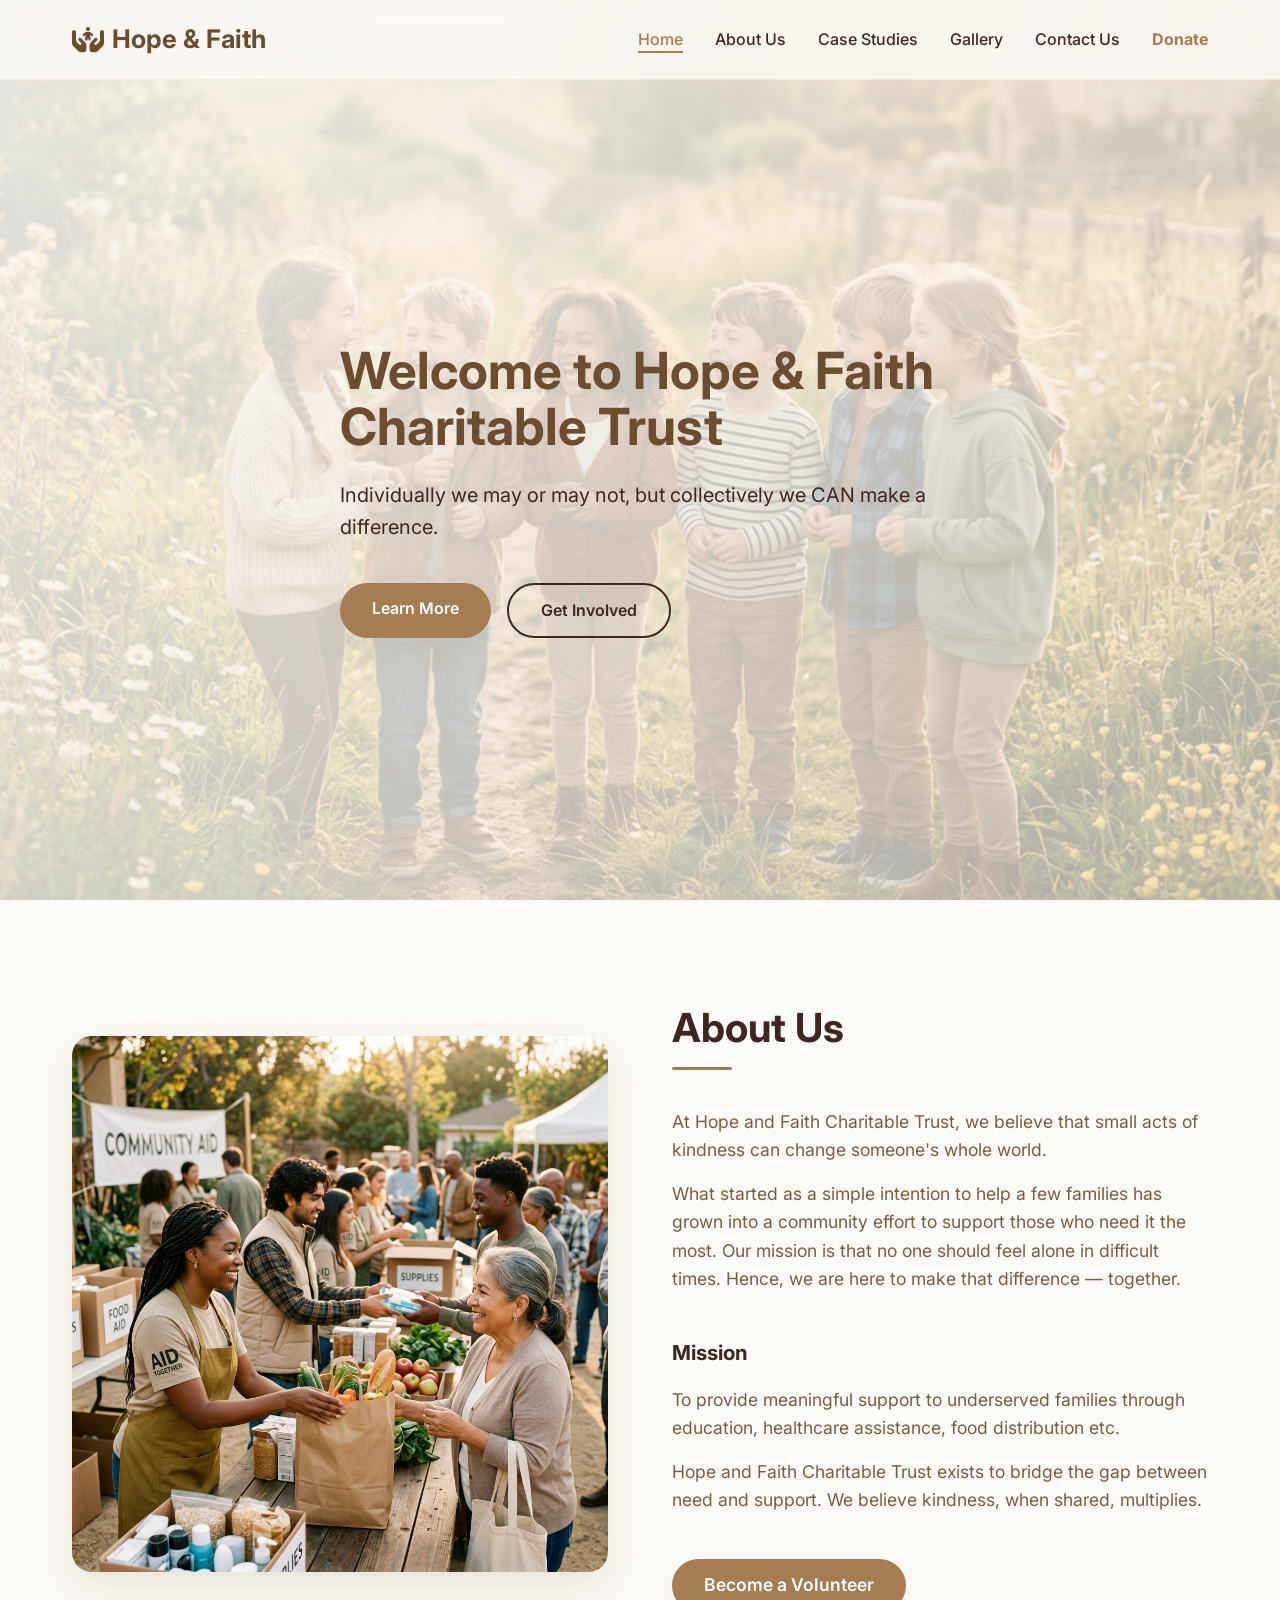
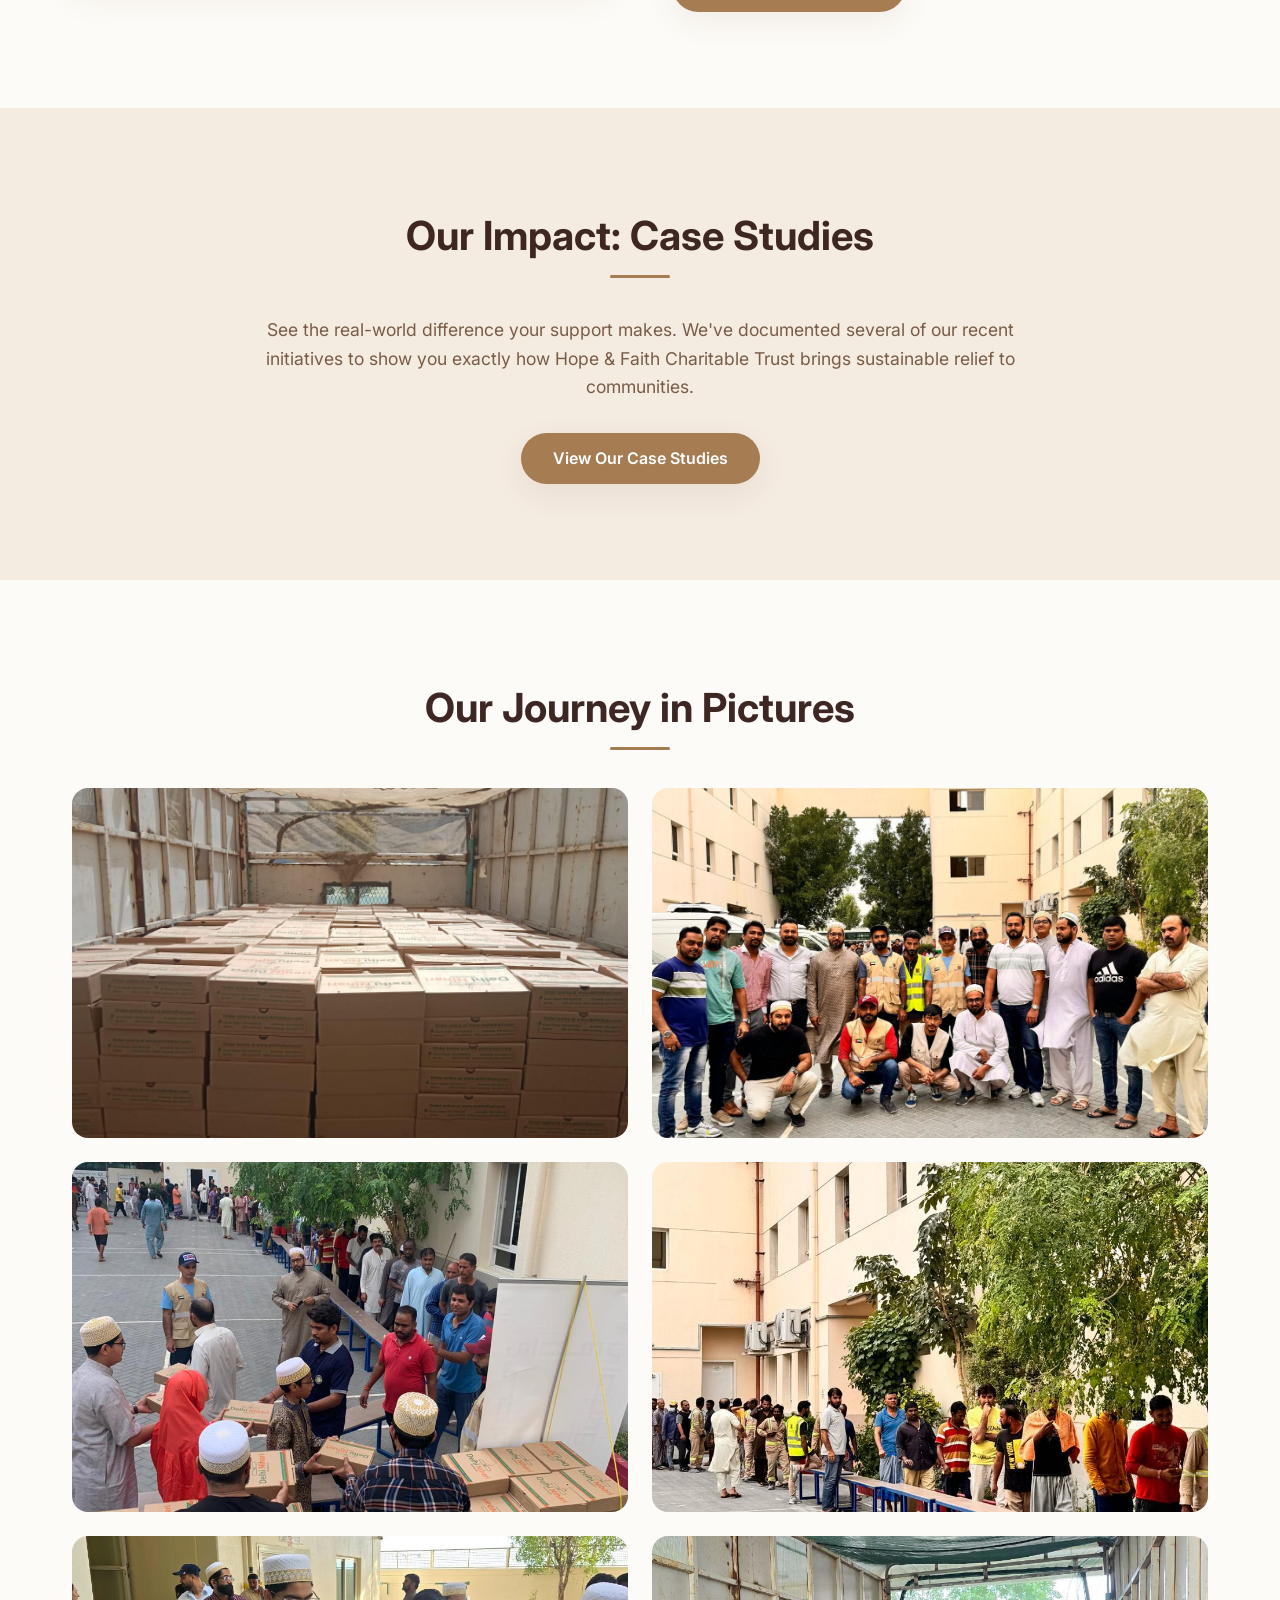
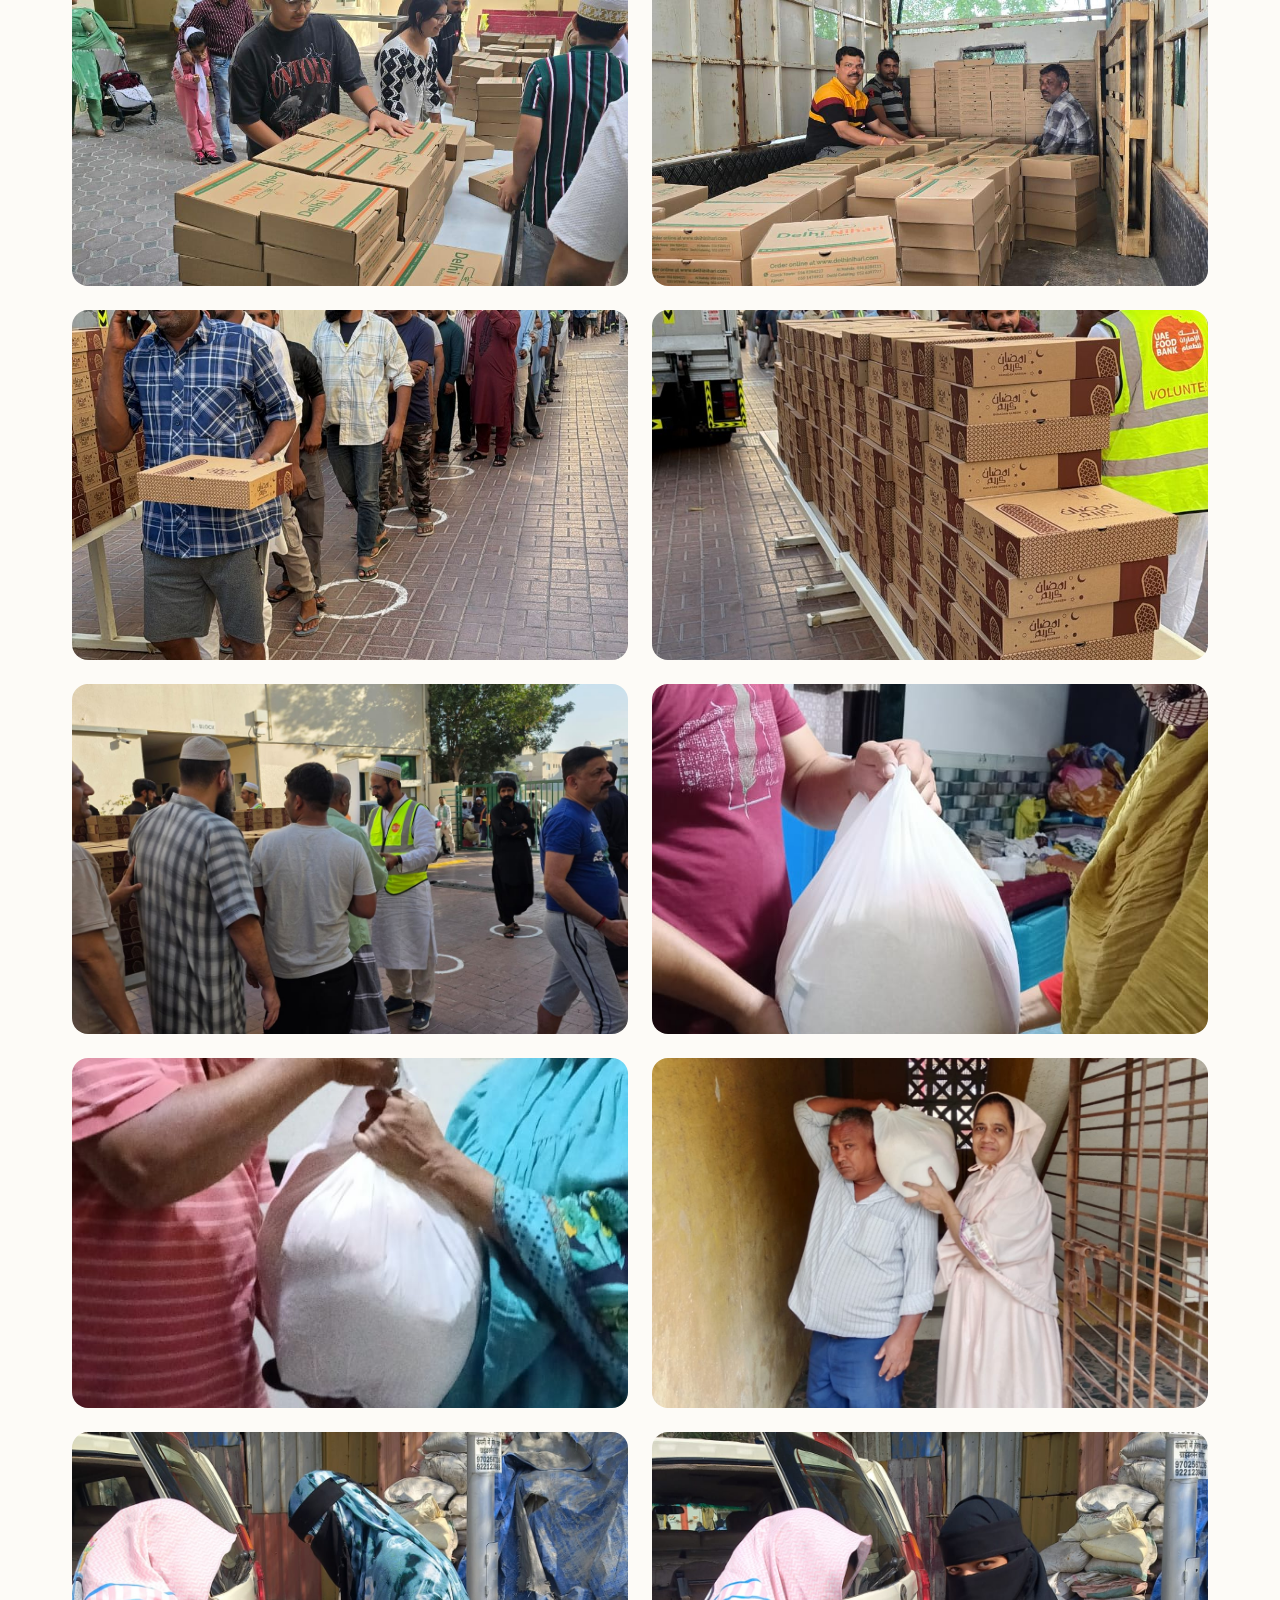
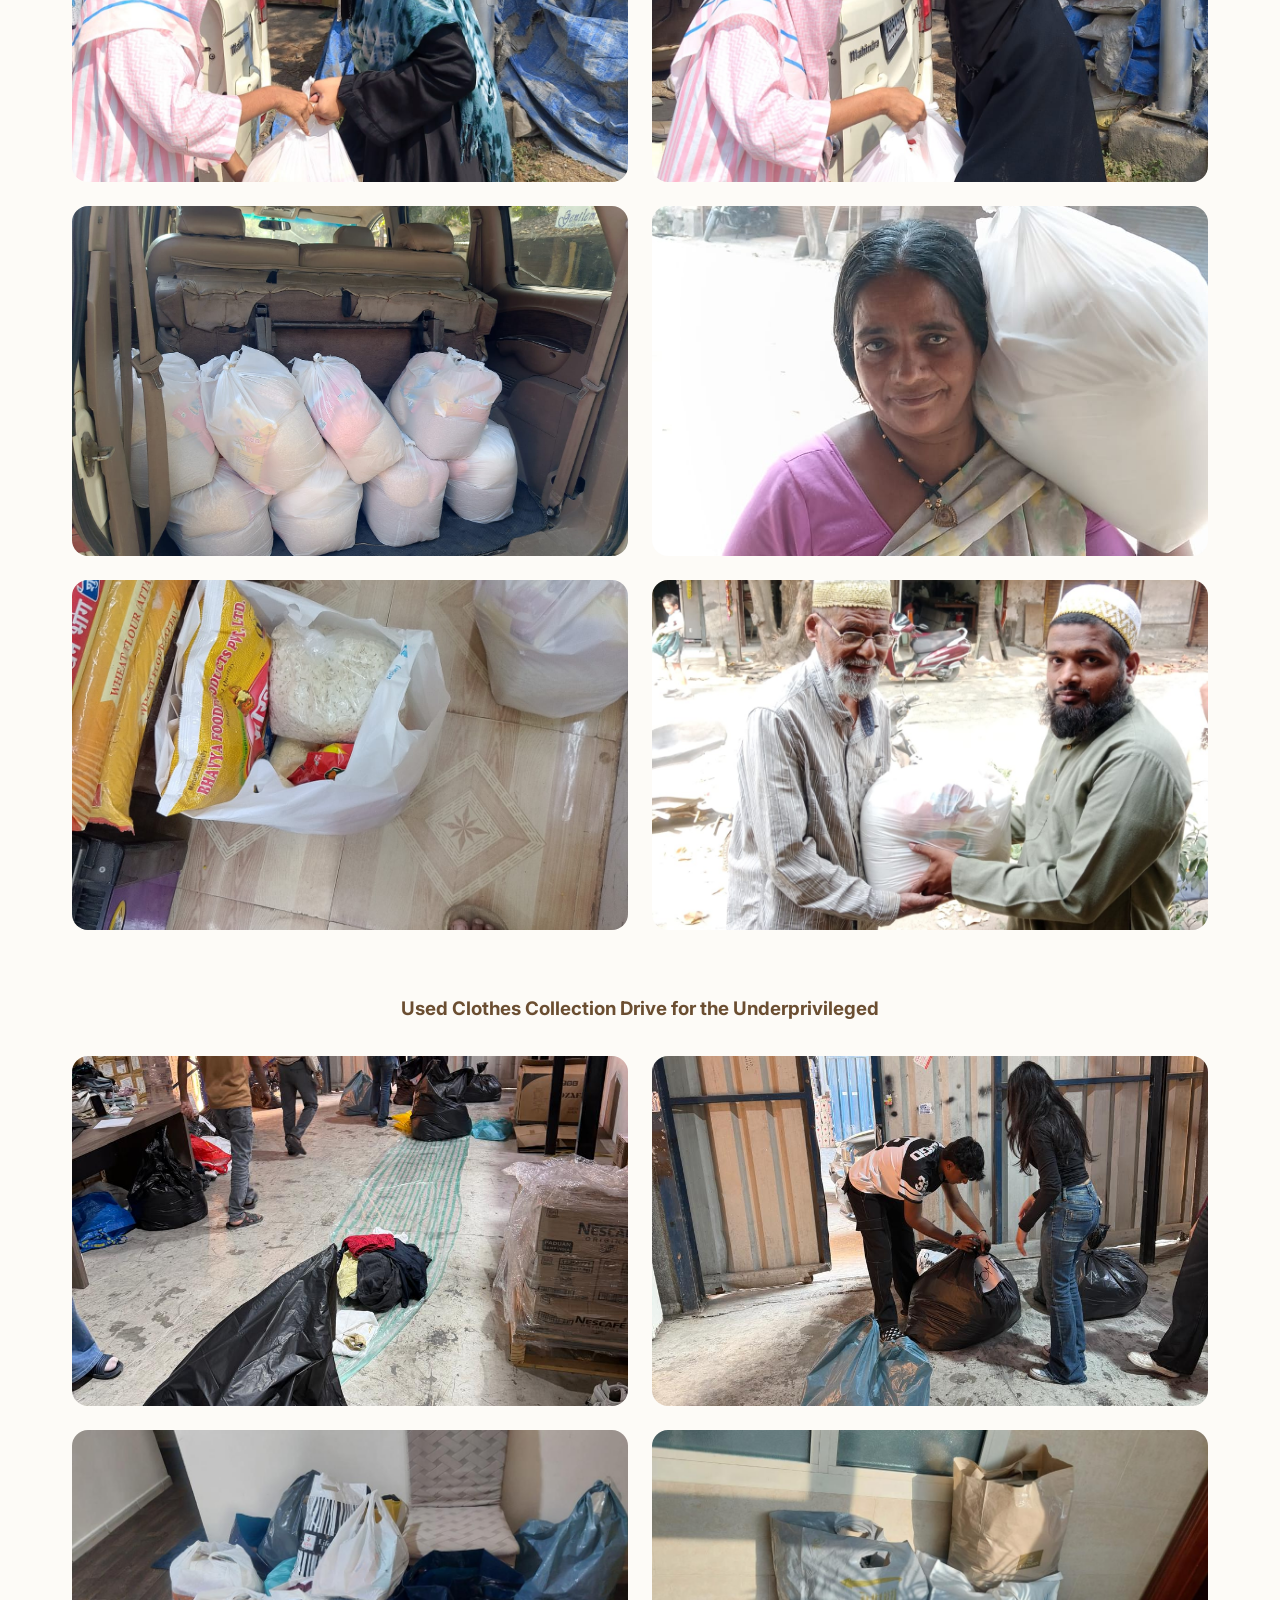
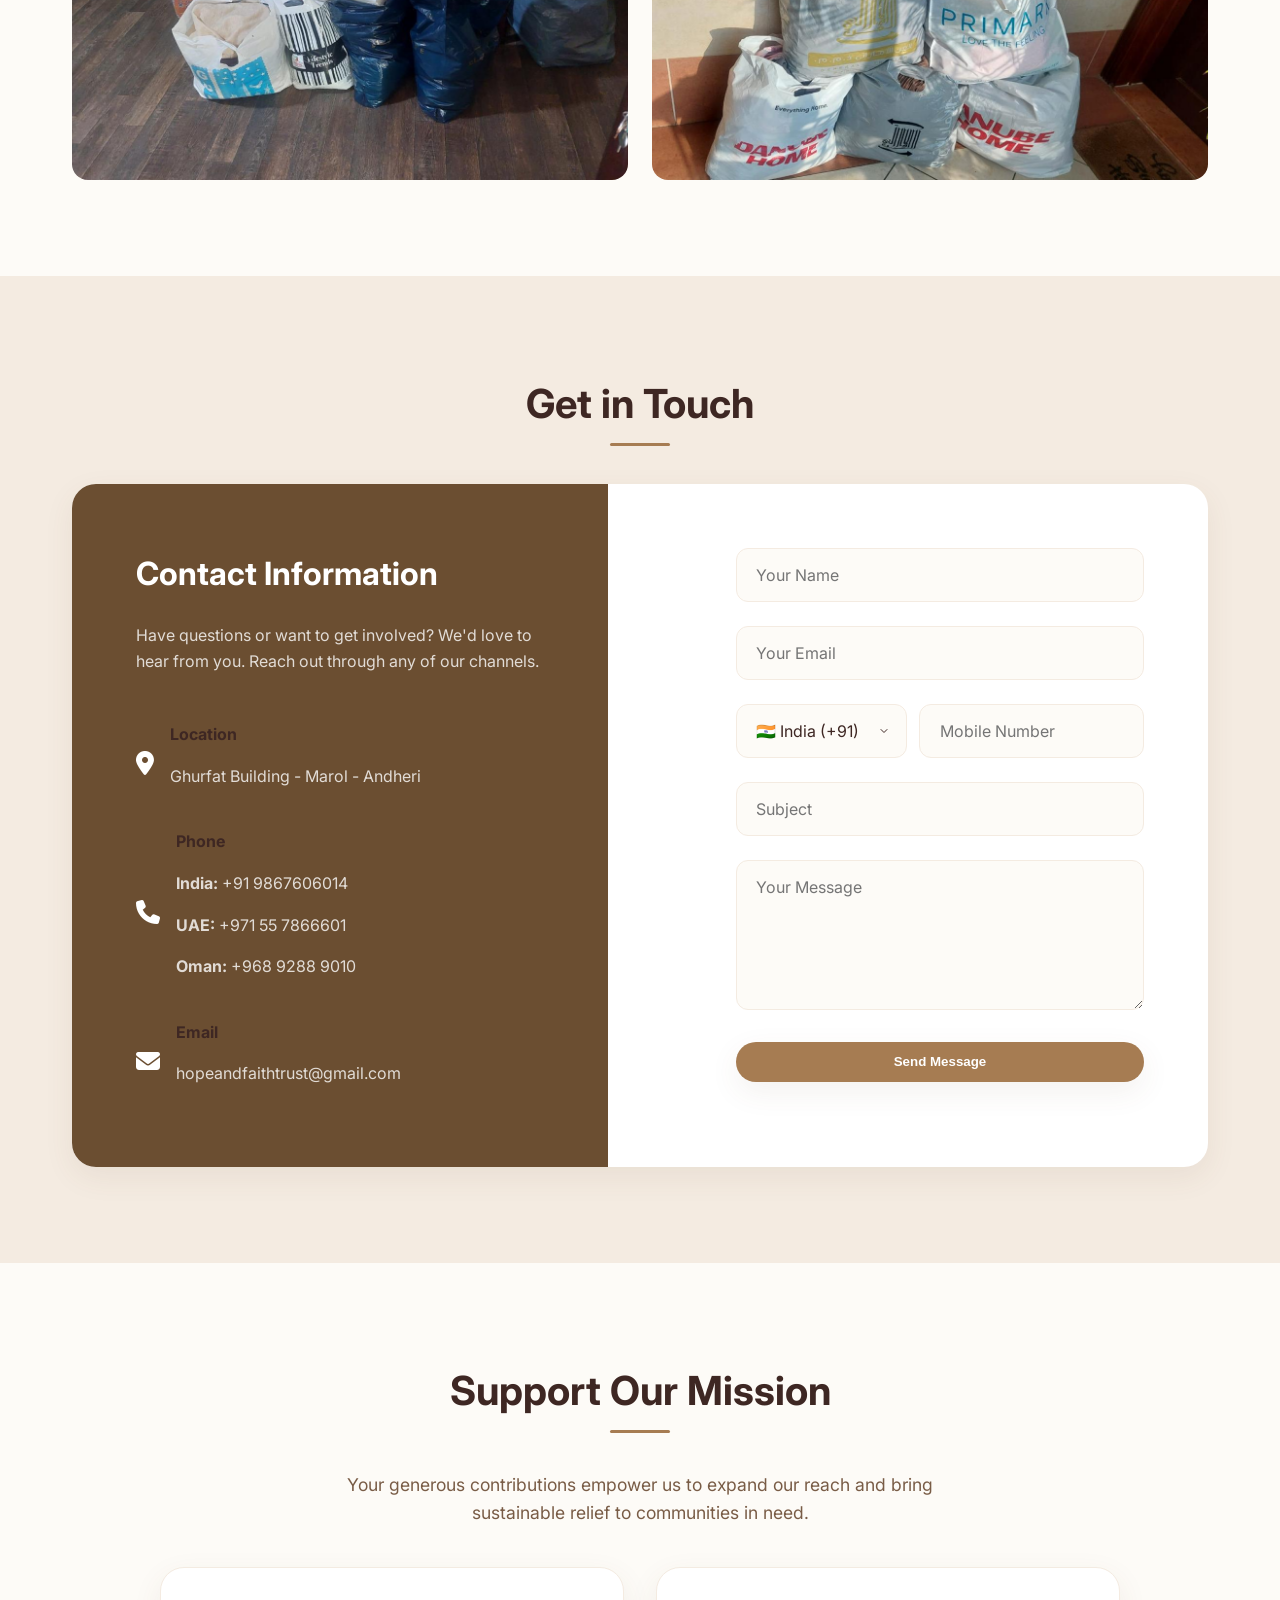
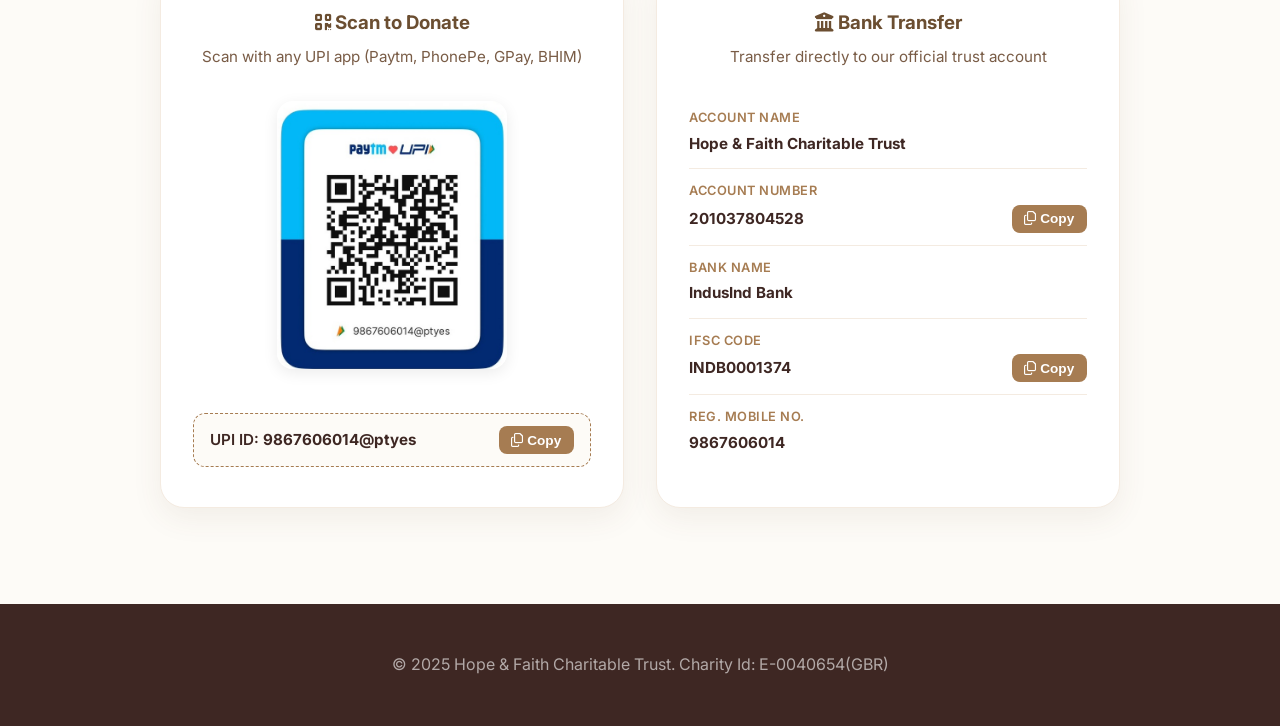
<file: hopefaith/index.html>
<!DOCTYPE html>
<html lang="en">

<head>
    <meta charset="UTF-8">
    <meta name="viewport" content="width=device-width, initial-scale=1.0">
    <title>Hope & Faith - Charity Organization</title>
    <meta name="description"
        content="Hope & Faith is a charity organization dedicated to bringing hope, relief, and support to communities in need around the world.">
    <link rel="stylesheet" href="css/styles.css">
    <!-- Font Awesome for Icons -->
    <link rel="stylesheet" href="https://cdnjs.cloudflare.com/ajax/libs/font-awesome/6.4.0/css/all.min.css">
</head>

<body>

    <!-- Header Navigation -->
    <header id="main-header">
        <nav>
            <a href="#home" class="logo">
                <i class="fa-solid fa-hands-holding-child"></i> Hope & Faith
            </a>
            <ul class="nav-links">
                <li><a href="#home" class="active">Home</a></li>
                <li><a href="#about">About Us</a></li>
                <li><a href="case-studies.html">Case Studies</a></li>
                <li><a href="#gallery">Gallery</a></li>
                <li><a href="#contact">Contact Us</a></li>
                <li><a href="#donate" style="color: var(--color-brown-medium); font-weight: 700;">Donate</a></li>
            </ul>
        </nav>
    </header>

    <!-- Home / Hero Section -->
    <section id="home" class="hero">
        <div class="hero-bg"></div>
        <div class="hero-overlay"></div>
        <div class="container">
            <div class="hero-content">
                <h1>Welcome to Hope & Faith Charitable Trust</h1>
                <p>Individually we may or may not, but collectively we CAN make a difference.</p>
                <div class="hero-buttons">
                    <a href="#about" class="btn btn-primary">Learn More</a>
                    <a href="#contact" class="btn btn-secondary">Get Involved</a>
                </div>
            </div>
        </div>
    </section>

    <!-- About Us Section -->
    <section id="about" class="about">
        <div class="container about-grid reveal">
            <div class="about-image">
                <img src="assets/images/about_us_charity.png" alt="Volunteers serving the community">
            </div>
            <div class="about-content">
                <h2>About Us</h2>
                <div class="about-content-text">
                    <p>At Hope and Faith Charitable Trust, we believe that small acts of kindness can change someone's
                        whole world.</p>
                    <p>What started as a simple intention to help a few families has grown into a community effort to
                        support those who need it the most. Our mission is that no one should feel alone in difficult
                        times. Hence, we are here to make that difference — together.</p>
                    <br>
                    <h3>Mission</h3>
                    <p>To provide meaningful support to underserved families through education, healthcare assistance,
                        food distribution etc.</p>
                    <p>Hope and Faith Charitable Trust exists to bridge the gap between need and support. We believe
                        kindness, when shared, multiplies.</p>
                    <br>
                    <a href="#contact" class="btn btn-primary">Become a Volunteer</a>
                </div>
            </div>
        </div>
    </section>

    <!-- Case Studies Callout Section -->
    <section id="case-studies" class="testimonials" style="text-align: center;">
        <div class="container reveal">
            <h2>Our Impact: Case Studies</h2>
            <p style="max-width: 800px; margin: 0 auto 2rem auto; font-size: 1.1rem;">
                See the real-world difference your support makes. We've documented several of our recent initiatives to
                show you exactly how Hope & Faith Charitable Trust brings sustainable relief to communities.
            </p>
            <a href="case-studies.html" class="btn btn-primary">View Our Case Studies</a>
        </div>
    </section>

    <!-- Gallery Section -->
    <section id="gallery" class="gallery">
        <div class="container reveal">
            <h2>Our Journey in Pictures</h2>
            <div class="gallery-grid">

                <!-- 18 Genuine Gallery Images -->
                <div class="gallery-item"><img src="assets/images/genuine_gallery_1.jpeg" alt="Charity Journey Moment">
                    <div class="gallery-overlay">
                        <h3>Hope &amp; Faith</h3>
                    </div>
                </div>
                <div class="gallery-item"><img src="assets/images/genuine_gallery_2.jpeg" alt="Charity Journey Moment">
                    <div class="gallery-overlay">
                        <h3>Hope &amp; Faith</h3>
                    </div>
                </div>
                <div class="gallery-item"><img src="assets/images/genuine_gallery_3.jpeg" alt="Charity Journey Moment">
                    <div class="gallery-overlay">
                        <h3>Hope &amp; Faith</h3>
                    </div>
                </div>
                <div class="gallery-item"><img src="assets/images/genuine_gallery_4.jpeg" alt="Charity Journey Moment">
                    <div class="gallery-overlay">
                        <h3>Hope &amp; Faith</h3>
                    </div>
                </div>
                <div class="gallery-item"><img src="assets/images/genuine_gallery_5.jpeg" alt="Charity Journey Moment">
                    <div class="gallery-overlay">
                        <h3>Hope &amp; Faith</h3>
                    </div>
                </div>
                <div class="gallery-item"><img src="assets/images/genuine_gallery_6.jpeg" alt="Charity Journey Moment">
                    <div class="gallery-overlay">
                        <h3>Hope &amp; Faith</h3>
                    </div>
                </div>
                <div class="gallery-item"><img src="assets/images/genuine_gallery_7.jpeg" alt="Charity Journey Moment">
                    <div class="gallery-overlay">
                        <h3>Hope &amp; Faith</h3>
                    </div>
                </div>
                <div class="gallery-item"><img src="assets/images/genuine_gallery_8.jpeg" alt="Charity Journey Moment">
                    <div class="gallery-overlay">
                        <h3>Hope &amp; Faith</h3>
                    </div>
                </div>
                <div class="gallery-item"><img src="assets/images/genuine_gallery_9.jpeg" alt="Charity Journey Moment">
                    <div class="gallery-overlay">
                        <h3>Hope &amp; Faith</h3>
                    </div>
                </div>
                <div class="gallery-item"><img src="assets/images/genuine_gallery_10.jpeg" alt="Charity Journey Moment">
                    <div class="gallery-overlay">
                        <h3>Hope &amp; Faith</h3>
                    </div>
                </div>
                <div class="gallery-item"><img src="assets/images/genuine_gallery_11.jpeg" alt="Charity Journey Moment">
                    <div class="gallery-overlay">
                        <h3>Hope &amp; Faith</h3>
                    </div>
                </div>
                <div class="gallery-item"><img src="assets/images/genuine_gallery_12.jpeg" alt="Charity Journey Moment">
                    <div class="gallery-overlay">
                        <h3>Hope &amp; Faith</h3>
                    </div>
                </div>
                <div class="gallery-item"><img src="assets/images/genuine_gallery_13.jpeg" alt="Charity Journey Moment">
                    <div class="gallery-overlay">
                        <h3>Hope &amp; Faith</h3>
                    </div>
                </div>
                <div class="gallery-item"><img src="assets/images/genuine_gallery_14.jpeg" alt="Charity Journey Moment">
                    <div class="gallery-overlay">
                        <h3>Hope &amp; Faith</h3>
                    </div>
                </div>
                <div class="gallery-item"><img src="assets/images/genuine_gallery_15.jpeg" alt="Charity Journey Moment">
                    <div class="gallery-overlay">
                        <h3>Hope &amp; Faith</h3>
                    </div>
                </div>
                <div class="gallery-item"><img src="assets/images/genuine_gallery_16.jpeg" alt="Charity Journey Moment">
                    <div class="gallery-overlay">
                        <h3>Hope &amp; Faith</h3>
                    </div>
                </div>
                <div class="gallery-item"><img src="assets/images/genuine_gallery_17.jpeg" alt="Charity Journey Moment">
                    <div class="gallery-overlay">
                        <h3>Hope &amp; Faith</h3>
                    </div>
                </div>
                <div class="gallery-item"><img src="assets/images/genuine_gallery_18.jpeg" alt="Charity Journey Moment">
                    <div class="gallery-overlay">
                        <h3>Hope &amp; Faith</h3>
                    </div>
                </div>

            </div>

            <!-- Clothes Distribution Sub-section -->
            <h3 style="text-align: center; margin: 4rem 0 2rem 0; color: var(--color-brown-dark);">Used Clothes
                Collection Drive for the Underprivileged</h3>
            <div class="gallery-grid">
                <div class="gallery-item"><img src="assets/images/clothes_dist_1.jpeg" alt="Clothes Distribution">
                    <div class="gallery-overlay">
                        <h3>Clothes Drive</h3>
                    </div>
                </div>
                <div class="gallery-item"><img src="assets/images/clothes_dist_2.jpeg" alt="Clothes Distribution">
                    <div class="gallery-overlay">
                        <h3>Clothes Drive</h3>
                    </div>
                </div>
                <div class="gallery-item"><img src="assets/images/clothes_dist_3.jpeg" alt="Clothes Distribution">
                    <div class="gallery-overlay">
                        <h3>Clothes Drive</h3>
                    </div>
                </div>
                <div class="gallery-item"><img src="assets/images/clothes_dist_4.jpeg" alt="Clothes Distribution">
                    <div class="gallery-overlay">
                        <h3>Clothes Drive</h3>
                    </div>
                </div>
            </div>

        </div>
    </section>

    <!-- Contact Us Section -->
    <section id="contact" class="contact">
        <div class="container reveal">
            <h2>Get in Touch</h2>
            <div class="contact-container">

                <div class="contact-info">
                    <h3>Contact Information</h3>
                    <p>Have questions or want to get involved? We'd love to hear from you. Reach out through any of our
                        channels.</p>

                    <div class="contact-details">
                        <div class="contact-item">
                            <i class="fa-solid fa-location-dot fa-xl"></i>
                            <div>
                                <h4>Location</h4>
                                <p>Ghurfat Building - Marol - Andheri</p>
                            </div>
                        </div>
                        <div class="contact-item">
                            <i class="fa-solid fa-phone fa-xl"></i>
                            <div>
                                <h4>Phone</h4>
                                <p><strong>India:</strong> +91 9867606014</p>
                                <p><strong>UAE:</strong> +971 55 7866601</p>
                                <p><strong>Oman:</strong> +968 9288 9010</p>
                            </div>
                        </div>
                        <div class="contact-item">
                            <i class="fa-solid fa-envelope fa-xl"></i>
                            <div>
                                <h4>Email</h4>
                                <p><a href="mailto:hopeandfaithtrust@gmail.com" style="color: inherit; text-decoration: none;">hopeandfaithtrust@gmail.com</a></p>
                            </div>
                        </div>
                    </div>
                </div>

                <div class="contact-form">
                    <form action="https://formspree.io/f/xqewdewr" method="POST" id="form-contact">
                        <div class="form-group">
                            <input type="text" name="name" class="form-control" placeholder="Your Name" required>
                        </div>
                        <div class="form-group">
                            <input type="email" name="email" class="form-control" placeholder="Your Email" required>
                        </div>
                        <div class="form-group phone-input-group">
                            <select name="country_code" class="form-control country-code-select" aria-label="Country Code" required>
                                <option value="+91" selected>🇮🇳 India (+91)</option>
                                <option value="+971">🇦🇪 UAE (+971)</option>
                                <option value="+968">🇴🇲 Oman (+968)</option>
                                <option value="+92">🇵🇰 Pakistan (+92)</option>
                                <option value="+965">🇰🇼 Kuwait (+965)</option>
                                <option value="+966">🇸🇦 Saudi Arabia (+966)</option>
                                <option value="+974">🇶🇦 Qatar (+974)</option>
                                <option value="+973">🇧🇭 Bahrain (+973)</option>
                                <option value="+44">🇬🇧 UK (+44)</option>
                                <option value="+1">🇺🇸 USA/CA (+1)</option>
                                <option value="+61">🇦🇺 Australia (+61)</option>
                                <option value="Other">Other</option>
                            </select>
                            <input type="tel" name="mobile" class="form-control" placeholder="Mobile Number" required>
                        </div>
                        <div class="form-group">
                            <input type="text" name="subject" class="form-control" placeholder="Subject" required>
                        </div>
                        <div class="form-group">
                            <textarea name="message" class="form-control" placeholder="Your Message"
                                required></textarea>
                        </div>
                        <button type="submit" class="btn btn-primary" style="width: 100%;">Send Message</button>
                    </form>
                </div>

            </div>
        </div>
    </section>

    <!-- Donate Section -->
    <section id="donate" class="donate"
        style="padding: 6rem 0; background-color: var(--color-cream); text-align: center;">
        <div class="container reveal">
            <h2>Support Our Mission</h2>
            <p style="font-size: 1.1rem; max-width: 600px; margin: 0 auto 1.5rem auto;">
                Your generous contributions empower us to expand our reach and bring sustainable relief to communities in need.
            </p>

            <div class="donate-grid">
                <!-- Option 1: UPI QR Code -->
                <div class="donate-card">
                    <h3 style="color: var(--color-brown-dark); margin-bottom: 0.4rem;"><i class="fa-solid fa-qrcode"></i> Scan to Donate</h3>
                    <p style="font-size: 0.95rem; margin-bottom: 1.5rem; color: var(--color-text-light);">Scan with any UPI app (Paytm, PhonePe, GPay, BHIM)</p>
                    <img src="assets/images/upi_qr_code.jpeg" alt="Hope & Faith Charitable Trust UPI QR Code" class="donate-qr-img">
                    <div class="upi-id-box">
                        <span>UPI ID: <strong>9867606014@ptyes</strong></span>
                        <button type="button" onclick="copyToClipboard('9867606014@ptyes', 'copy-upi-btn')" id="copy-upi-btn"><i class="fa-regular fa-copy"></i> Copy</button>
                    </div>
                </div>

                <!-- Option 2: Bank Transfer -->
                <div class="donate-card">
                    <h3 style="color: var(--color-brown-dark); margin-bottom: 0.4rem;"><i class="fa-solid fa-building-columns"></i> Bank Transfer</h3>
                    <p style="font-size: 0.95rem; margin-bottom: 0.5rem; color: var(--color-text-light);">Transfer directly to our official trust account</p>
                    
                    <ul class="bank-details-list">
                        <li>
                            <span class="label">Account Name</span>
                            <span class="value">Hope &amp; Faith Charitable Trust</span>
                        </li>
                        <li>
                            <span class="label">Account Number</span>
                            <span class="value">
                                201037804528
                                <button type="button" class="copy-sm-btn" onclick="copyToClipboard('201037804528', 'copy-acc-btn')" id="copy-acc-btn"><i class="fa-regular fa-copy"></i> Copy</button>
                            </span>
                        </li>
                        <li>
                            <span class="label">Bank Name</span>
                            <span class="value">IndusInd Bank</span>
                        </li>
                        <li>
                            <span class="label">IFSC Code</span>
                            <span class="value">
                                INDB0001374
                                <button type="button" class="copy-sm-btn" onclick="copyToClipboard('INDB0001374', 'copy-ifsc-btn')" id="copy-ifsc-btn"><i class="fa-regular fa-copy"></i> Copy</button>
                            </span>
                        </li>
                        <li>
                            <span class="label">Reg. Mobile No.</span>
                            <span class="value">9867606014</span>
                        </li>
                    </ul>
                </div>
            </div>
        </div>
    </section>

    <!-- Footer -->
    <footer>
        <div class="container">
            <p>&copy; 2025 Hope &amp; Faith Charitable Trust. Charity Id: E-0040654(GBR)</p>
        </div>
    </footer>

    <script src="js/scripts.js"></script>
</body>

</html>
</file>
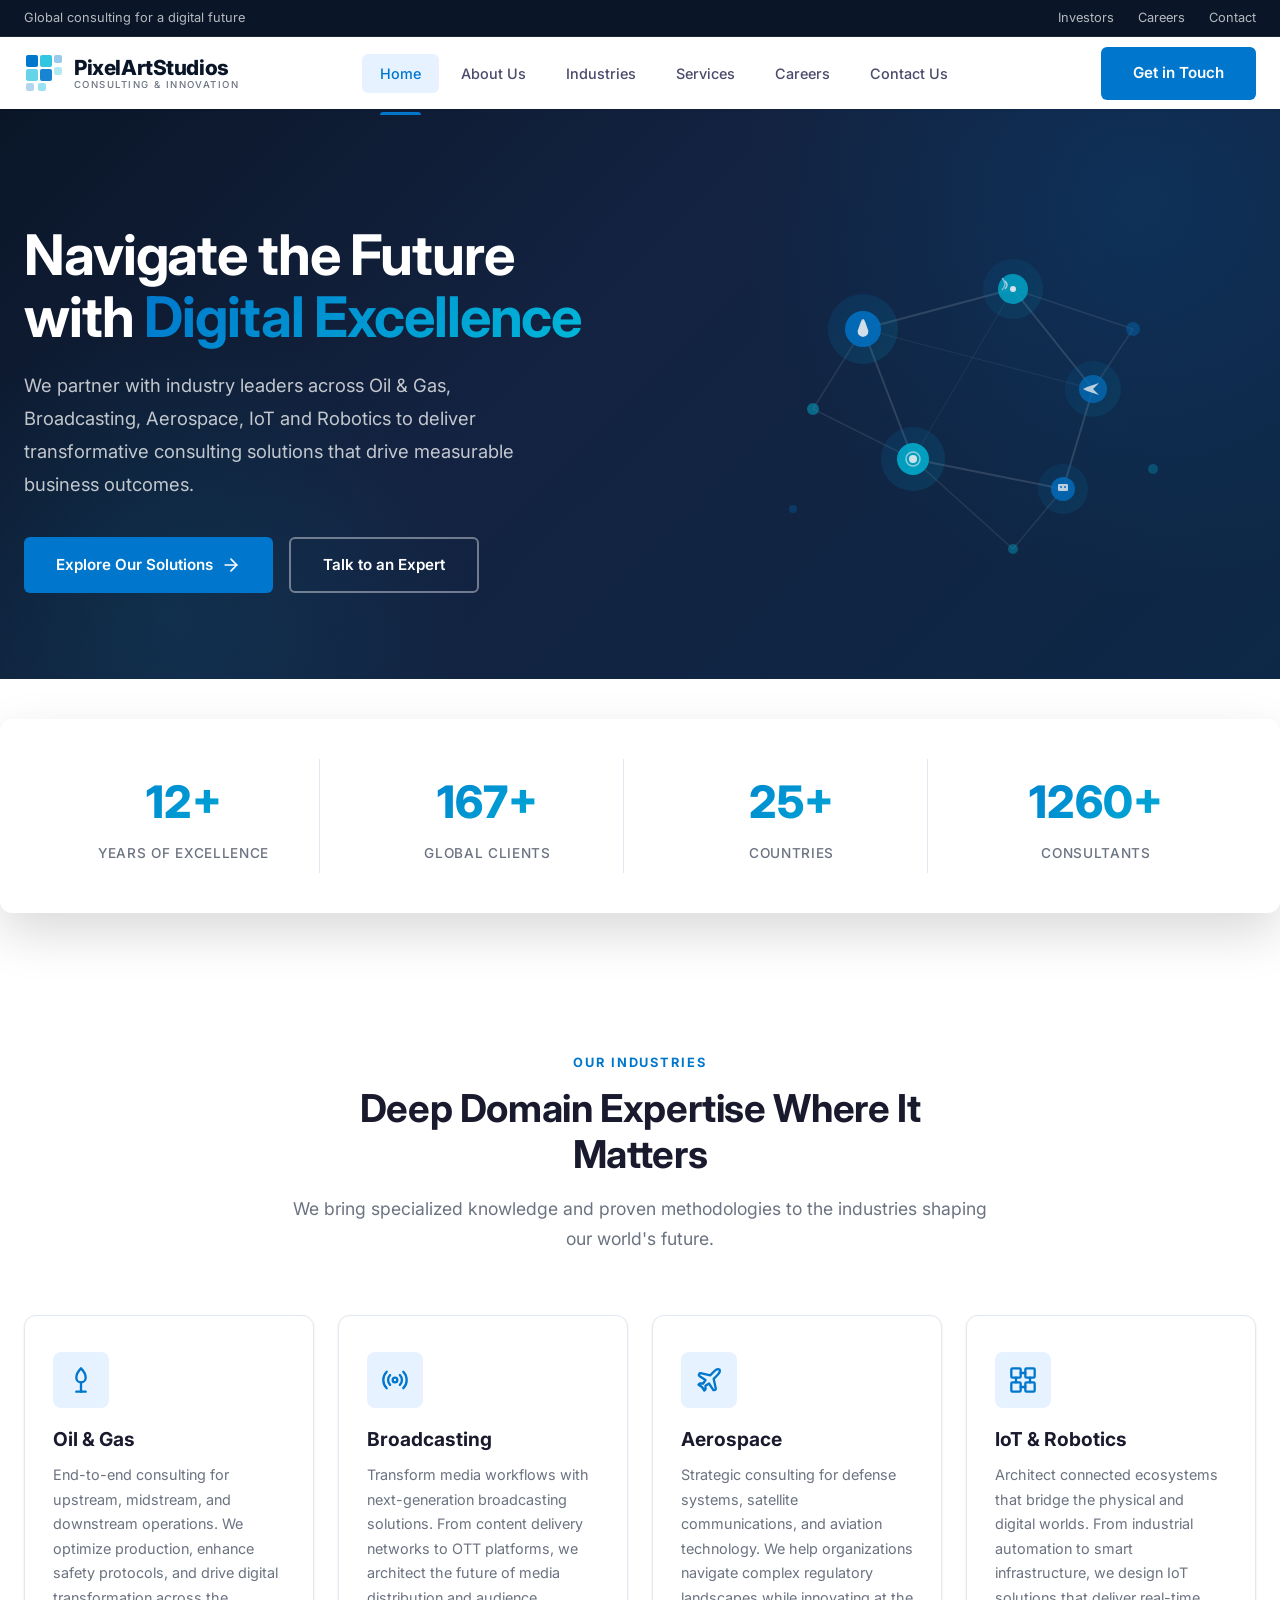
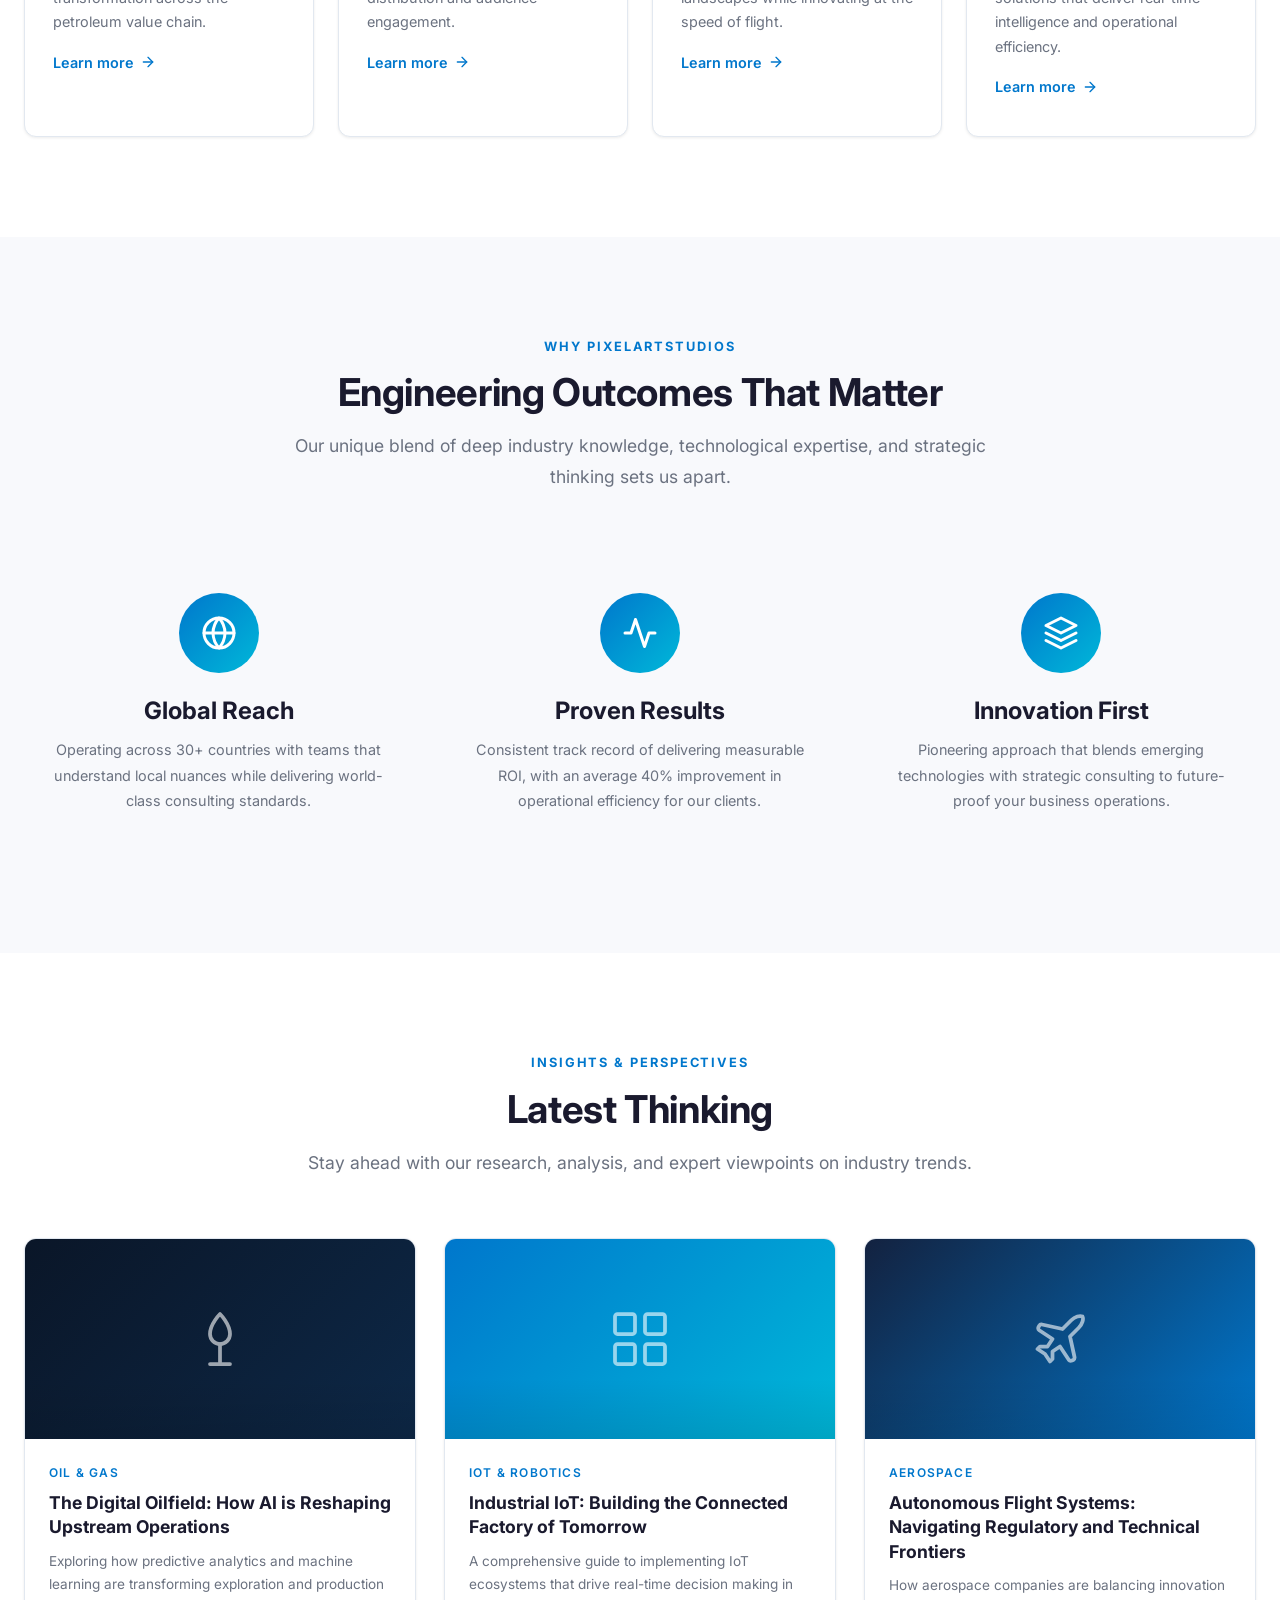
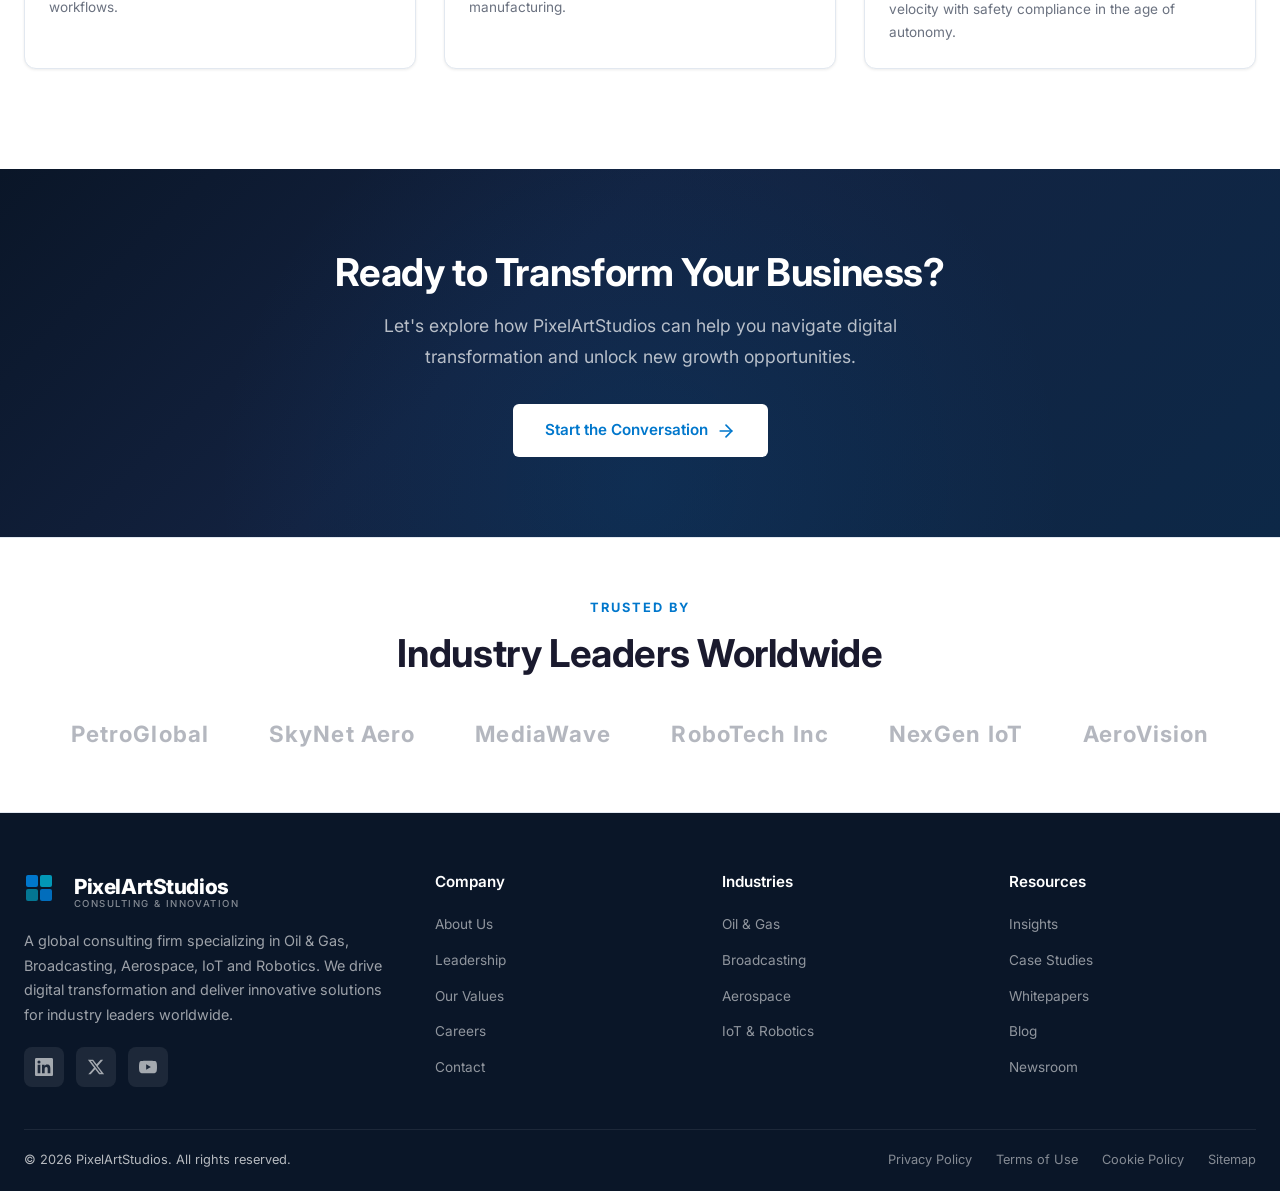
<file: pixelarts/index.html>
<!DOCTYPE html>
<html lang="en">
<head>
  <meta charset="UTF-8">
  <meta name="viewport" content="width=device-width, initial-scale=1.0">
  <title>PixelArtStudios - Consulting &amp; Digital Transformation</title>
  <meta name="description" content="PixelArtStudios is a global consulting firm specializing in Oil &amp; Gas, Broadcasting, Aerospace, IoT and Robotics. We drive digital transformation and deliver innovative solutions.">
  <link rel="preconnect" href="https://fonts.googleapis.com">
  <link rel="preconnect" href="https://fonts.gstatic.com" crossorigin>
  <link href="https://fonts.googleapis.com/css2?family=Inter:wght@400;500;600;700;800&display=swap" rel="stylesheet">
  <link rel="stylesheet" href="css/styles.css">
  <link rel="icon" type="image/svg+xml" href="data:image/svg+xml,<svg xmlns='http://www.w3.org/2000/svg' viewBox='0 0 40 40'><rect x='4' y='4' width='10' height='10' rx='2' fill='%230077cc'/><rect x='16' y='4' width='10' height='10' rx='2' fill='%2300b8d9' opacity='0.8'/><rect x='4' y='16' width='10' height='10' rx='2' fill='%2300b8d9' opacity='0.6'/><rect x='16' y='16' width='10' height='10' rx='2' fill='%230077cc' opacity='0.9'/><rect x='28' y='4' width='8' height='8' rx='2' fill='%230077cc' opacity='0.4'/><rect x='28' y='16' width='8' height='8' rx='2' fill='%2300b8d9' opacity='0.3'/></svg>">
</head>
<body>

  <!-- Top Bar -->
  <div class="top-bar">
    <div class="container">
      <span>Global consulting for a digital future</span>
      <div class="top-bar-links">
        <a href="about.html">Investors</a>
        <a href="careers.html">Careers</a>
        <a href="contact.html">Contact</a>
      </div>
    </div>
  </div>

  <!-- Header -->
  <header class="header">
    <nav class="navbar">
      <a href="index.html" class="logo">
        <svg viewBox="0 0 40 40" xmlns="http://www.w3.org/2000/svg">
          <rect x="2" y="2" width="12" height="12" rx="2" fill="#0077cc"/>
          <rect x="16" y="2" width="12" height="12" rx="2" fill="#00b8d9" opacity="0.8"/>
          <rect x="2" y="16" width="12" height="12" rx="2" fill="#00b8d9" opacity="0.6"/>
          <rect x="16" y="16" width="12" height="12" rx="2" fill="#0077cc" opacity="0.9"/>
          <rect x="30" y="2" width="8" height="8" rx="2" fill="#0077cc" opacity="0.4"/>
          <rect x="30" y="14" width="8" height="8" rx="2" fill="#00b8d9" opacity="0.3"/>
          <rect x="2" y="30" width="8" height="8" rx="2" fill="#0077cc" opacity="0.3"/>
          <rect x="14" y="30" width="8" height="8" rx="2" fill="#00b8d9" opacity="0.4"/>
        </svg>
        <div class="logo-text">
          <span class="brand">PixelArtStudios</span>
          <span class="tagline">Consulting &amp; Innovation</span>
        </div>
      </a>
      <div class="nav-links">
        <a href="index.html" class="active">Home</a>
        <a href="about.html">About Us</a>
        <a href="#industries">Industries</a>
        <a href="#services">Services</a>
        <a href="careers.html">Careers</a>
        <a href="contact.html">Contact Us</a>
      </div>
      <a href="contact.html" class="btn btn-primary nav-cta">Get in Touch</a>
      <button class="hamburger" aria-label="Toggle menu">
        <span></span><span></span><span></span>
      </button>
    </nav>
  </header>

  <!-- Mobile Nav -->
  <div class="mobile-nav">
    <div class="mobile-nav-header">
      <a href="index.html" class="logo">
        <svg viewBox="0 0 40 40" width="36" height="36" xmlns="http://www.w3.org/2000/svg">
          <rect x="2" y="2" width="12" height="12" rx="2" fill="#0077cc"/>
          <rect x="16" y="2" width="12" height="12" rx="2" fill="#00b8d9" opacity="0.8"/>
          <rect x="2" y="16" width="12" height="12" rx="2" fill="#00b8d9" opacity="0.6"/>
          <rect x="16" y="16" width="12" height="12" rx="2" fill="#0077cc" opacity="0.9"/>
        </svg>
        <div class="logo-text">
          <span class="brand">PixelArtStudios</span>
        </div>
      </a>
      <button class="mobile-nav-close" aria-label="Close menu">&times;</button>
    </div>
    <div class="mobile-nav-links">
      <a href="index.html">Home</a>
      <a href="about.html">About Us</a>
      <a href="careers.html">Careers</a>
      <a href="contact.html">Contact Us</a>
    </div>
  </div>

  <!-- Hero Section -->
  <section class="hero">
    <div class="container">
      <div class="hero-grid">
        <div class="hero-content">
          <h1>Navigate the Future with <span>Digital Excellence</span></h1>
          <p>We partner with industry leaders across Oil &amp; Gas, Broadcasting, Aerospace, IoT and Robotics to deliver transformative consulting solutions that drive measurable business outcomes.</p>
          <div class="hero-buttons">
            <a href="about.html" class="btn btn-primary">
              Explore Our Solutions
              <svg class="btn-icon" viewBox="0 0 24 24" fill="none" stroke="currentColor" stroke-width="2" stroke-linecap="round" stroke-linejoin="round"><line x1="5" y1="12" x2="19" y2="12"></line><polyline points="12 5 19 12 12 19"></polyline></svg>
            </a>
            <a href="contact.html" class="btn btn-secondary">Talk to an Expert</a>
          </div>
        </div>
        <div class="hero-visual">
          <svg class="hero-graphic" viewBox="0 0 500 400" xmlns="http://www.w3.org/2000/svg">
            <!-- Abstract connected nodes graphic -->
            <defs>
              <linearGradient id="grad1" x1="0%" y1="0%" x2="100%" y2="100%">
                <stop offset="0%" style="stop-color:#0077cc;stop-opacity:0.3" />
                <stop offset="100%" style="stop-color:#00b8d9;stop-opacity:0.3" />
              </linearGradient>
            </defs>
            <!-- Connection lines -->
            <line x1="150" y1="120" x2="300" y2="80" stroke="rgba(255,255,255,0.15)" stroke-width="2"/>
            <line x1="300" y1="80" x2="380" y2="180" stroke="rgba(255,255,255,0.15)" stroke-width="2"/>
            <line x1="150" y1="120" x2="200" y2="250" stroke="rgba(255,255,255,0.15)" stroke-width="2"/>
            <line x1="200" y1="250" x2="350" y2="280" stroke="rgba(255,255,255,0.15)" stroke-width="2"/>
            <line x1="380" y1="180" x2="350" y2="280" stroke="rgba(255,255,255,0.15)" stroke-width="2"/>
            <line x1="300" y1="80" x2="200" y2="250" stroke="rgba(255,255,255,0.08)" stroke-width="1"/>
            <line x1="150" y1="120" x2="380" y2="180" stroke="rgba(255,255,255,0.08)" stroke-width="1"/>
            <line x1="100" y1="200" x2="150" y2="120" stroke="rgba(255,255,255,0.1)" stroke-width="1.5"/>
            <line x1="100" y1="200" x2="200" y2="250" stroke="rgba(255,255,255,0.1)" stroke-width="1.5"/>
            <line x1="420" y1="120" x2="380" y2="180" stroke="rgba(255,255,255,0.1)" stroke-width="1.5"/>
            <line x1="420" y1="120" x2="300" y2="80" stroke="rgba(255,255,255,0.1)" stroke-width="1.5"/>
            <line x1="300" y1="340" x2="350" y2="280" stroke="rgba(255,255,255,0.1)" stroke-width="1.5"/>
            <line x1="300" y1="340" x2="200" y2="250" stroke="rgba(255,255,255,0.1)" stroke-width="1.5"/>
            <!-- Outer glow circles -->
            <circle cx="150" cy="120" r="35" fill="url(#grad1)" opacity="0.5"/>
            <circle cx="300" cy="80" r="30" fill="url(#grad1)" opacity="0.4"/>
            <circle cx="380" cy="180" r="28" fill="url(#grad1)" opacity="0.4"/>
            <circle cx="200" cy="250" r="32" fill="url(#grad1)" opacity="0.5"/>
            <circle cx="350" cy="280" r="25" fill="url(#grad1)" opacity="0.4"/>
            <!-- Main nodes -->
            <circle cx="150" cy="120" r="18" fill="#0077cc" opacity="0.9"/>
            <circle cx="300" cy="80" r="15" fill="#00b8d9" opacity="0.8"/>
            <circle cx="380" cy="180" r="14" fill="#0077cc" opacity="0.7"/>
            <circle cx="200" cy="250" r="16" fill="#00b8d9" opacity="0.9"/>
            <circle cx="350" cy="280" r="12" fill="#0077cc" opacity="0.8"/>
            <!-- Small accent nodes -->
            <circle cx="100" cy="200" r="6" fill="#00b8d9" opacity="0.5"/>
            <circle cx="420" cy="120" r="7" fill="#0077cc" opacity="0.4"/>
            <circle cx="300" cy="340" r="5" fill="#00b8d9" opacity="0.4"/>
            <circle cx="80" cy="300" r="4" fill="#0077cc" opacity="0.3"/>
            <circle cx="440" cy="260" r="5" fill="#00b8d9" opacity="0.3"/>
            <!-- Icons inside main nodes -->
            <!-- Oil drop -->
            <path d="M150,112 Q150,106 146,118 Q142,126 150,128 Q158,126 154,118 Q150,106 150,112" fill="white" opacity="0.9"/>
            <!-- Satellite/broadcast -->
            <circle cx="300" cy="80" r="3" fill="white" opacity="0.9"/>
            <path d="M292,72 Q296,76 292,80" stroke="white" stroke-width="1.5" fill="none" opacity="0.7"/>
            <path d="M289,69 Q295,75 289,81" stroke="white" stroke-width="1.5" fill="none" opacity="0.5"/>
            <!-- Plane -->
            <path d="M374,178 L386,174 L380,180 L386,186 L374,182 L370,180 Z" fill="white" opacity="0.8"/>
            <!-- Gear/IoT -->
            <circle cx="200" cy="250" r="4" fill="white" opacity="0.9"/>
            <circle cx="200" cy="250" r="7" fill="none" stroke="white" stroke-width="1.5" opacity="0.6"/>
            <!-- Robot -->
            <rect x="345" y="275" width="10" height="7" rx="1" fill="white" opacity="0.8"/>
            <circle cx="348" cy="278" r="1" fill="#0077cc"/>
            <circle cx="352" cy="278" r="1" fill="#0077cc"/>
          </svg>
        </div>
      </div>
    </div>
  </section>

  <!-- Stats Bar -->
  <section class="stats-bar">
    <div class="container">
      <div class="stats-grid">
        <div class="stat-item fade-in">
          <div class="stat-number" data-count="15" data-suffix="+">0+</div>
          <div class="stat-label">Years of Excellence</div>
        </div>
        <div class="stat-item fade-in delay-1">
          <div class="stat-number" data-count="200" data-suffix="+">0+</div>
          <div class="stat-label">Global Clients</div>
        </div>
        <div class="stat-item fade-in delay-2">
          <div class="stat-number" data-count="30" data-suffix="+">0+</div>
          <div class="stat-label">Countries</div>
        </div>
        <div class="stat-item fade-in delay-3">
          <div class="stat-number" data-count="1500" data-suffix="+">0+</div>
          <div class="stat-label">Consultants</div>
        </div>
      </div>
    </div>
  </section>

  <!-- Industries Section -->
  <section class="section" id="industries">
    <div class="container">
      <div class="section-header fade-in">
        <span class="overline">Our Industries</span>
        <h2>Deep Domain Expertise Where It Matters</h2>
        <p>We bring specialized knowledge and proven methodologies to the industries shaping our world's future.</p>
      </div>
      <div class="industries-grid">

        <!-- Oil & Gas -->
        <div class="industry-card fade-in delay-1">
          <div class="industry-icon">
            <svg viewBox="0 0 24 24" fill="none" stroke="currentColor" stroke-width="2" stroke-linecap="round" stroke-linejoin="round">
              <path d="M12 2C12 2 8 6 8 10a4 4 0 0 0 8 0c0-4-4-8-4-8z"/>
              <path d="M12 14v8"/>
              <path d="M8 22h8"/>
            </svg>
          </div>
          <h3>Oil &amp; Gas</h3>
          <p>End-to-end consulting for upstream, midstream, and downstream operations. We optimize production, enhance safety protocols, and drive digital transformation across the petroleum value chain.</p>
          <a href="#" class="card-link">
            Learn more
            <svg viewBox="0 0 24 24" fill="none" stroke="currentColor" stroke-width="2" stroke-linecap="round" stroke-linejoin="round"><line x1="5" y1="12" x2="19" y2="12"></line><polyline points="12 5 19 12 12 19"></polyline></svg>
          </a>
        </div>

        <!-- Broadcasting -->
        <div class="industry-card fade-in delay-2">
          <div class="industry-icon">
            <svg viewBox="0 0 24 24" fill="none" stroke="currentColor" stroke-width="2" stroke-linecap="round" stroke-linejoin="round">
              <path d="M4.9 19.1C1 15.2 1 8.8 4.9 4.9"/>
              <path d="M7.8 16.2c-2.3-2.3-2.3-6.1 0-8.4"/>
              <circle cx="12" cy="12" r="2"/>
              <path d="M16.2 7.8c2.3 2.3 2.3 6.1 0 8.4"/>
              <path d="M19.1 4.9C23 8.8 23 15.1 19.1 19"/>
            </svg>
          </div>
          <h3>Broadcasting</h3>
          <p>Transform media workflows with next-generation broadcasting solutions. From content delivery networks to OTT platforms, we architect the future of media distribution and audience engagement.</p>
          <a href="#" class="card-link">
            Learn more
            <svg viewBox="0 0 24 24" fill="none" stroke="currentColor" stroke-width="2" stroke-linecap="round" stroke-linejoin="round"><line x1="5" y1="12" x2="19" y2="12"></line><polyline points="12 5 19 12 12 19"></polyline></svg>
          </a>
        </div>

        <!-- Aerospace -->
        <div class="industry-card fade-in delay-3">
          <div class="industry-icon">
            <svg viewBox="0 0 24 24" fill="none" stroke="currentColor" stroke-width="2" stroke-linecap="round" stroke-linejoin="round">
              <path d="M17.8 19.2L16 11l3.5-3.5C21 6 21.5 4 21 3c-1-.5-3 0-4.5 1.5L13 8 4.8 6.2c-.5-.1-.9.1-1.1.5l-.3.5c-.2.5-.1 1 .3 1.3L9 12l-2 3H4l-1 1 3 2 2 3 1-1v-3l3-2 3.5 5.3c.3.4.8.5 1.3.3l.5-.2c.4-.3.6-.7.5-1.2z"/>
            </svg>
          </div>
          <h3>Aerospace</h3>
          <p>Strategic consulting for defense systems, satellite communications, and aviation technology. We help organizations navigate complex regulatory landscapes while innovating at the speed of flight.</p>
          <a href="#" class="card-link">
            Learn more
            <svg viewBox="0 0 24 24" fill="none" stroke="currentColor" stroke-width="2" stroke-linecap="round" stroke-linejoin="round"><line x1="5" y1="12" x2="19" y2="12"></line><polyline points="12 5 19 12 12 19"></polyline></svg>
          </a>
        </div>

        <!-- IoT -->
        <div class="industry-card fade-in delay-4">
          <div class="industry-icon">
            <svg viewBox="0 0 24 24" fill="none" stroke="currentColor" stroke-width="2" stroke-linecap="round" stroke-linejoin="round">
              <rect x="2" y="2" width="8" height="8" rx="1"/>
              <rect x="14" y="2" width="8" height="8" rx="1"/>
              <rect x="2" y="14" width="8" height="8" rx="1"/>
              <rect x="14" y="14" width="8" height="8" rx="1"/>
              <line x1="10" y1="6" x2="14" y2="6"/>
              <line x1="6" y1="10" x2="6" y2="14"/>
              <line x1="18" y1="10" x2="18" y2="14"/>
              <line x1="10" y1="18" x2="14" y2="18"/>
            </svg>
          </div>
          <h3>IoT &amp; Robotics</h3>
          <p>Architect connected ecosystems that bridge the physical and digital worlds. From industrial automation to smart infrastructure, we design IoT solutions that deliver real-time intelligence and operational efficiency.</p>
          <a href="#" class="card-link">
            Learn more
            <svg viewBox="0 0 24 24" fill="none" stroke="currentColor" stroke-width="2" stroke-linecap="round" stroke-linejoin="round"><line x1="5" y1="12" x2="19" y2="12"></line><polyline points="12 5 19 12 12 19"></polyline></svg>
          </a>
        </div>

      </div>
    </div>
  </section>

  <!-- Why Choose Us -->
  <section class="section section-alt" id="services">
    <div class="container">
      <div class="section-header fade-in">
        <span class="overline">Why PixelArtStudios</span>
        <h2>Engineering Outcomes That Matter</h2>
        <p>Our unique blend of deep industry knowledge, technological expertise, and strategic thinking sets us apart.</p>
      </div>
      <div class="why-grid">
        <div class="why-card fade-in delay-1">
          <div class="icon-circle">
            <svg viewBox="0 0 24 24" fill="none" stroke="currentColor" stroke-width="2" stroke-linecap="round" stroke-linejoin="round">
              <circle cx="12" cy="12" r="10"/>
              <line x1="2" y1="12" x2="22" y2="12"/>
              <path d="M12 2a15.3 15.3 0 0 1 4 10 15.3 15.3 0 0 1-4 10 15.3 15.3 0 0 1-4-10 15.3 15.3 0 0 1 4-10z"/>
            </svg>
          </div>
          <h3>Global Reach</h3>
          <p>Operating across 30+ countries with teams that understand local nuances while delivering world-class consulting standards.</p>
        </div>
        <div class="why-card fade-in delay-2">
          <div class="icon-circle">
            <svg viewBox="0 0 24 24" fill="none" stroke="currentColor" stroke-width="2" stroke-linecap="round" stroke-linejoin="round">
              <polyline points="22 12 18 12 15 21 9 3 6 12 2 12"/>
            </svg>
          </div>
          <h3>Proven Results</h3>
          <p>Consistent track record of delivering measurable ROI, with an average 40% improvement in operational efficiency for our clients.</p>
        </div>
        <div class="why-card fade-in delay-3">
          <div class="icon-circle">
            <svg viewBox="0 0 24 24" fill="none" stroke="currentColor" stroke-width="2" stroke-linecap="round" stroke-linejoin="round">
              <path d="M12 2L2 7l10 5 10-5-10-5z"/>
              <path d="M2 17l10 5 10-5"/>
              <path d="M2 12l10 5 10-5"/>
            </svg>
          </div>
          <h3>Innovation First</h3>
          <p>Pioneering approach that blends emerging technologies with strategic consulting to future-proof your business operations.</p>
        </div>
      </div>
    </div>
  </section>

  <!-- Featured Insights / News -->
  <section class="section">
    <div class="container">
      <div class="section-header fade-in">
        <span class="overline">Insights &amp; Perspectives</span>
        <h2>Latest Thinking</h2>
        <p>Stay ahead with our research, analysis, and expert viewpoints on industry trends.</p>
      </div>
      <div class="news-grid">
        <div class="news-card fade-in delay-1">
          <div class="news-card-image" style="background: linear-gradient(135deg, #0a1628 0%, #0d2847 100%);">
            <svg width="60" height="60" viewBox="0 0 24 24" fill="none" stroke="currentColor" stroke-width="1.5" stroke-linecap="round" stroke-linejoin="round" opacity="0.6">
              <path d="M12 2C12 2 8 6 8 10a4 4 0 0 0 8 0c0-4-4-8-4-8z"/>
              <path d="M12 14v8"/><path d="M8 22h8"/>
            </svg>
          </div>
          <div class="news-card-body">
            <span class="tag">Oil &amp; Gas</span>
            <h3>The Digital Oilfield: How AI is Reshaping Upstream Operations</h3>
            <p>Exploring how predictive analytics and machine learning are transforming exploration and production workflows.</p>
          </div>
        </div>
        <div class="news-card fade-in delay-2">
          <div class="news-card-image" style="background: linear-gradient(135deg, #0077cc 0%, #00b8d9 100%);">
            <svg width="60" height="60" viewBox="0 0 24 24" fill="none" stroke="currentColor" stroke-width="1.5" stroke-linecap="round" stroke-linejoin="round" opacity="0.6">
              <rect x="2" y="2" width="8" height="8" rx="1"/>
              <rect x="14" y="2" width="8" height="8" rx="1"/>
              <rect x="2" y="14" width="8" height="8" rx="1"/>
              <rect x="14" y="14" width="8" height="8" rx="1"/>
            </svg>
          </div>
          <div class="news-card-body">
            <span class="tag">IoT &amp; Robotics</span>
            <h3>Industrial IoT: Building the Connected Factory of Tomorrow</h3>
            <p>A comprehensive guide to implementing IoT ecosystems that drive real-time decision making in manufacturing.</p>
          </div>
        </div>
        <div class="news-card fade-in delay-3">
          <div class="news-card-image" style="background: linear-gradient(135deg, #132240 0%, #0077cc 100%);">
            <svg width="60" height="60" viewBox="0 0 24 24" fill="none" stroke="currentColor" stroke-width="1.5" stroke-linecap="round" stroke-linejoin="round" opacity="0.6">
              <path d="M17.8 19.2L16 11l3.5-3.5C21 6 21.5 4 21 3c-1-.5-3 0-4.5 1.5L13 8 4.8 6.2c-.5-.1-.9.1-1.1.5l-.3.5c-.2.5-.1 1 .3 1.3L9 12l-2 3H4l-1 1 3 2 2 3 1-1v-3l3-2 3.5 5.3c.3.4.8.5 1.3.3l.5-.2c.4-.3.6-.7.5-1.2z"/>
            </svg>
          </div>
          <div class="news-card-body">
            <span class="tag">Aerospace</span>
            <h3>Autonomous Flight Systems: Navigating Regulatory and Technical Frontiers</h3>
            <p>How aerospace companies are balancing innovation velocity with safety compliance in the age of autonomy.</p>
          </div>
        </div>
      </div>
    </div>
  </section>

  <!-- CTA Banner -->
  <section class="cta-banner">
    <div class="container fade-in">
      <h2>Ready to Transform Your Business?</h2>
      <p>Let's explore how PixelArtStudios can help you navigate digital transformation and unlock new growth opportunities.</p>
      <a href="contact.html" class="btn btn-white">
        Start the Conversation
        <svg class="btn-icon" viewBox="0 0 24 24" fill="none" stroke="currentColor" stroke-width="2" stroke-linecap="round" stroke-linejoin="round"><line x1="5" y1="12" x2="19" y2="12"></line><polyline points="12 5 19 12 12 19"></polyline></svg>
      </a>
    </div>
  </section>

  <!-- Trusted By -->
  <section class="clients-section">
    <div class="container">
      <div class="section-header">
        <span class="overline">Trusted By</span>
        <h2>Industry Leaders Worldwide</h2>
      </div>
      <div class="clients-logos">
        <span>PetroGlobal</span>
        <span>SkyNet Aero</span>
        <span>MediaWave</span>
        <span>RoboTech Inc</span>
        <span>NexGen IoT</span>
        <span>AeroVision</span>
      </div>
    </div>
  </section>

  <!-- Footer -->
  <footer class="footer">
    <div class="container">
      <div class="footer-grid">
        <div class="footer-brand">
          <a href="index.html" class="logo">
            <svg viewBox="0 0 40 40" width="36" height="36" xmlns="http://www.w3.org/2000/svg">
              <rect x="2" y="2" width="12" height="12" rx="2" fill="#0077cc"/>
              <rect x="16" y="2" width="12" height="12" rx="2" fill="#00b8d9" opacity="0.8"/>
              <rect x="2" y="16" width="12" height="12" rx="2" fill="#00b8d9" opacity="0.6"/>
              <rect x="16" y="16" width="12" height="12" rx="2" fill="#0077cc" opacity="0.9"/>
            </svg>
            <div class="logo-text">
              <span class="brand">PixelArtStudios</span>
              <span class="tagline">Consulting &amp; Innovation</span>
            </div>
          </a>
          <p>A global consulting firm specializing in Oil &amp; Gas, Broadcasting, Aerospace, IoT and Robotics. We drive digital transformation and deliver innovative solutions for industry leaders worldwide.</p>
          <div class="footer-social">
            <a href="#" aria-label="LinkedIn">
              <svg viewBox="0 0 24 24" fill="currentColor"><path d="M20.447 20.452h-3.554v-5.569c0-1.328-.027-3.037-1.852-3.037-1.853 0-2.136 1.445-2.136 2.939v5.667H9.351V9h3.414v1.561h.046c.477-.9 1.637-1.85 3.37-1.85 3.601 0 4.267 2.37 4.267 5.455v6.286zM5.337 7.433a2.062 2.062 0 01-2.063-2.065 2.064 2.064 0 112.063 2.065zm1.782 13.019H3.555V9h3.564v11.452zM22.225 0H1.771C.792 0 0 .774 0 1.729v20.542C0 23.227.792 24 1.771 24h20.451C23.2 24 24 23.227 24 22.271V1.729C24 .774 23.2 0 22.222 0h.003z"/></svg>
            </a>
            <a href="#" aria-label="Twitter/X">
              <svg viewBox="0 0 24 24" fill="currentColor"><path d="M18.244 2.25h3.308l-7.227 8.26 8.502 11.24H16.17l-5.214-6.817L4.99 21.75H1.68l7.73-8.835L1.254 2.25H8.08l4.713 6.231zm-1.161 17.52h1.833L7.084 4.126H5.117z"/></svg>
            </a>
            <a href="#" aria-label="YouTube">
              <svg viewBox="0 0 24 24" fill="currentColor"><path d="M23.498 6.186a3.016 3.016 0 00-2.122-2.136C19.505 3.545 12 3.545 12 3.545s-7.505 0-9.377.505A3.017 3.017 0 00.502 6.186C0 8.07 0 12 0 12s0 3.93.502 5.814a3.016 3.016 0 002.122 2.136c1.871.505 9.376.505 9.376.505s7.505 0 9.377-.505a3.015 3.015 0 002.122-2.136C24 15.93 24 12 24 12s0-3.93-.502-5.814zM9.545 15.568V8.432L15.818 12l-6.273 3.568z"/></svg>
            </a>
          </div>
        </div>
        <div class="footer-col">
          <h4>Company</h4>
          <ul>
            <li><a href="about.html">About Us</a></li>
            <li><a href="about.html#leadership">Leadership</a></li>
            <li><a href="about.html#values">Our Values</a></li>
            <li><a href="careers.html">Careers</a></li>
            <li><a href="contact.html">Contact</a></li>
          </ul>
        </div>
        <div class="footer-col">
          <h4>Industries</h4>
          <ul>
            <li><a href="#">Oil &amp; Gas</a></li>
            <li><a href="#">Broadcasting</a></li>
            <li><a href="#">Aerospace</a></li>
            <li><a href="#">IoT &amp; Robotics</a></li>
          </ul>
        </div>
        <div class="footer-col">
          <h4>Resources</h4>
          <ul>
            <li><a href="#">Insights</a></li>
            <li><a href="#">Case Studies</a></li>
            <li><a href="#">Whitepapers</a></li>
            <li><a href="#">Blog</a></li>
            <li><a href="#">Newsroom</a></li>
          </ul>
        </div>
      </div>
      <div class="footer-bottom">
        <span>&copy; 2026 PixelArtStudios. All rights reserved.</span>
        <div class="footer-bottom-links">
          <a href="#">Privacy Policy</a>
          <a href="#">Terms of Use</a>
          <a href="#">Cookie Policy</a>
          <a href="#">Sitemap</a>
        </div>
      </div>
    </div>
  </footer>

  <script src="js/main.js"></script>
</body>
</html>
</file>
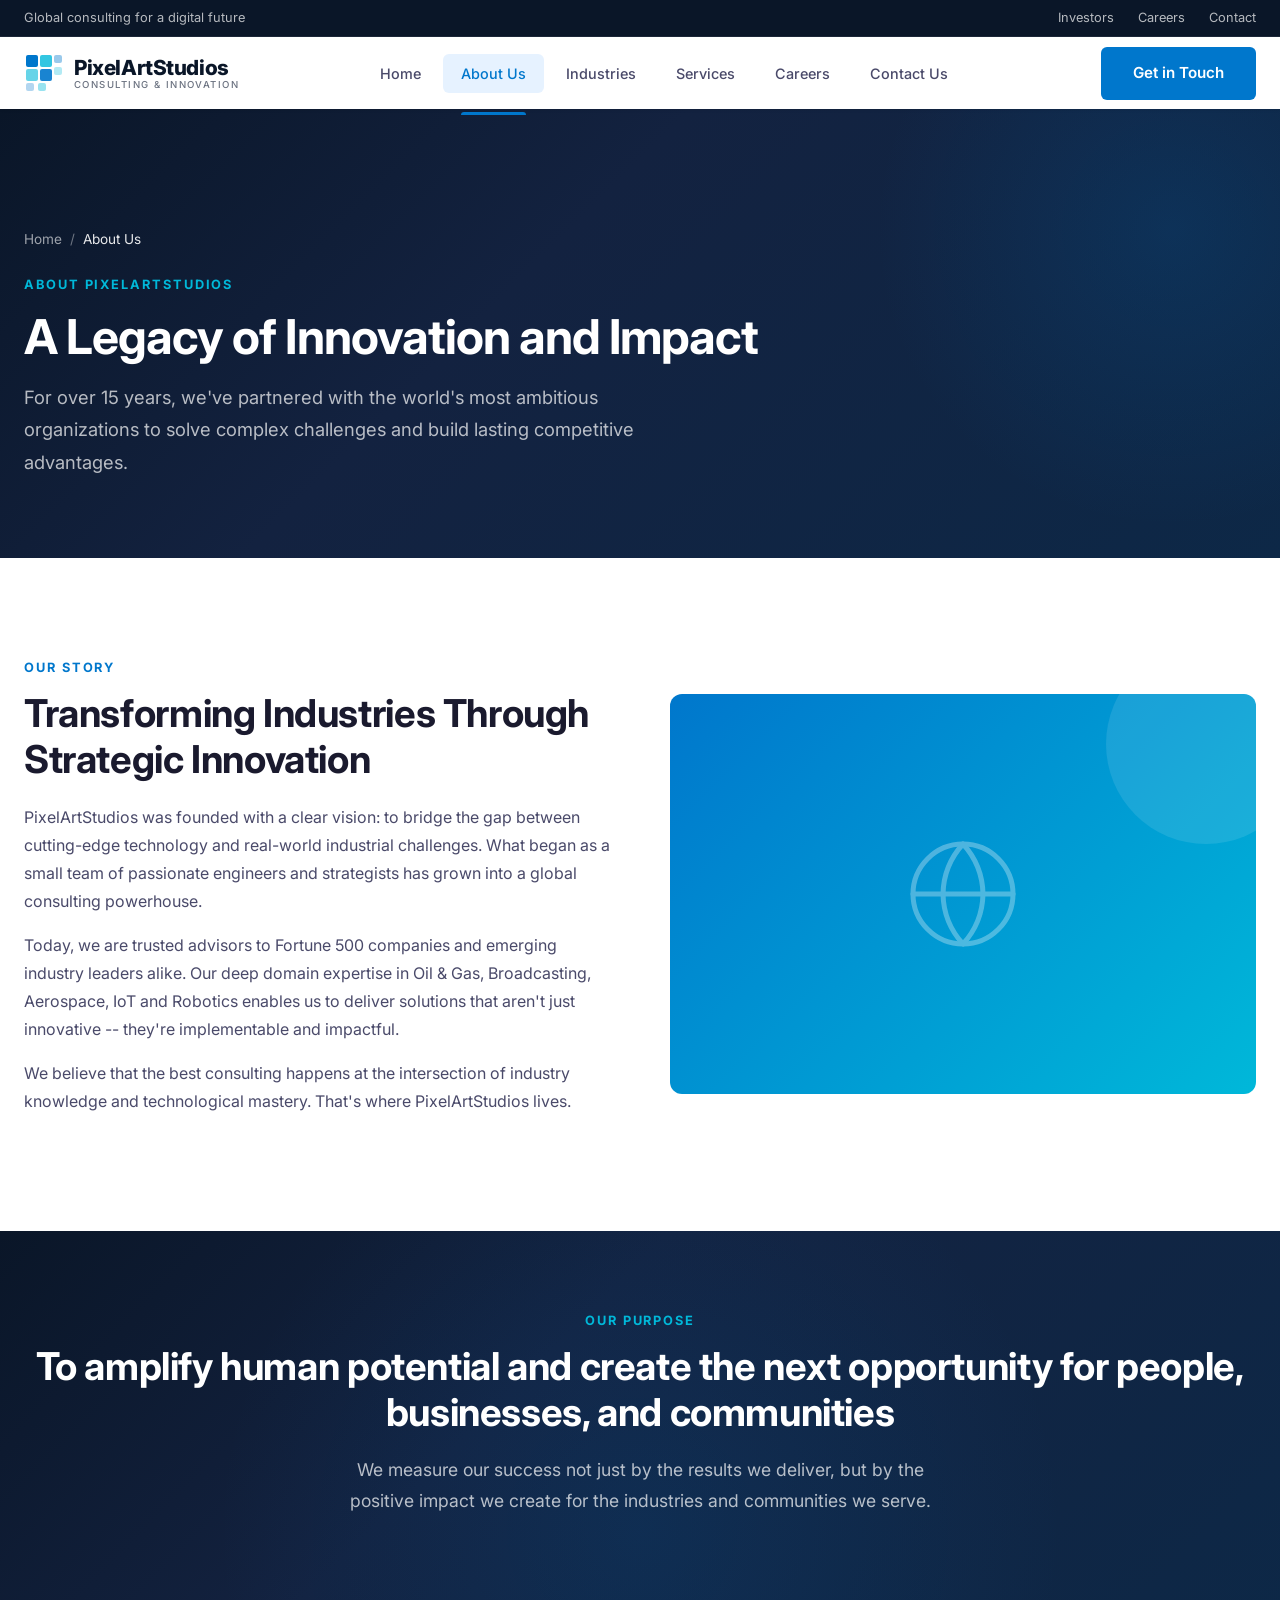
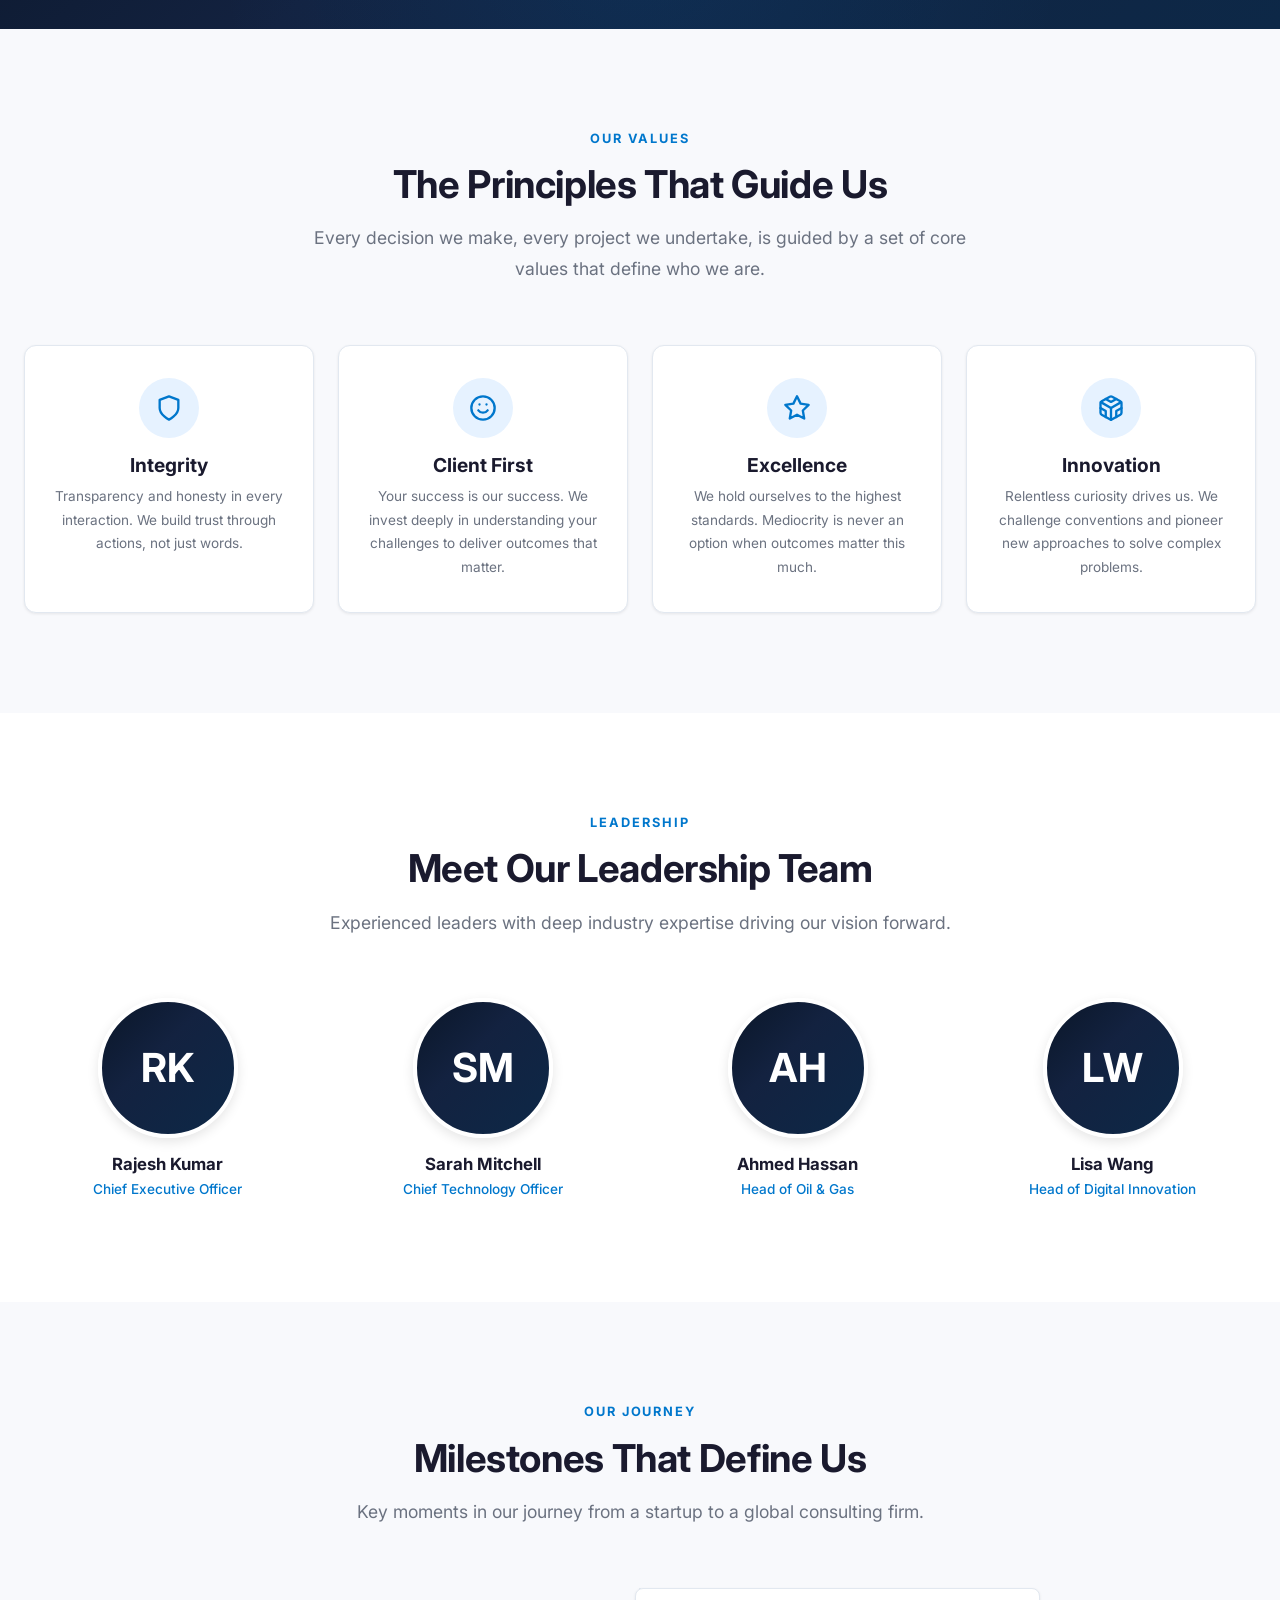
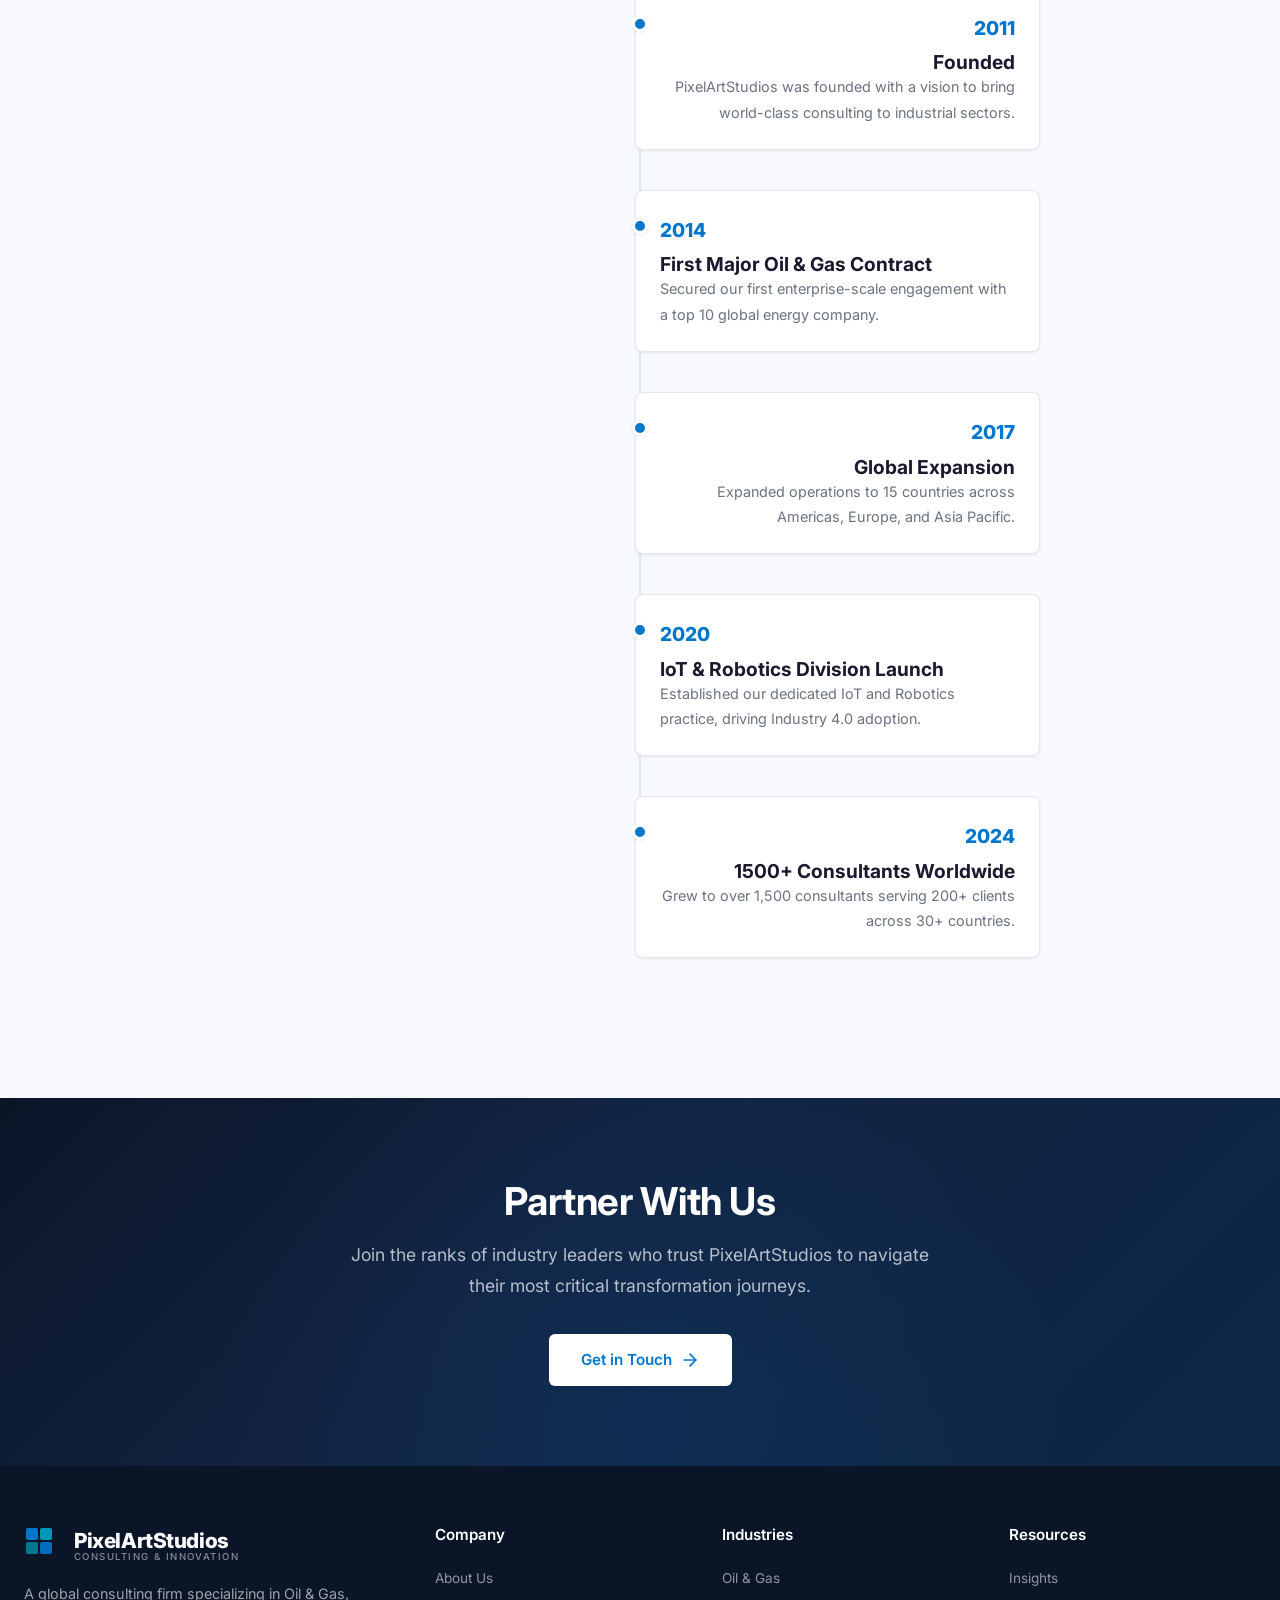
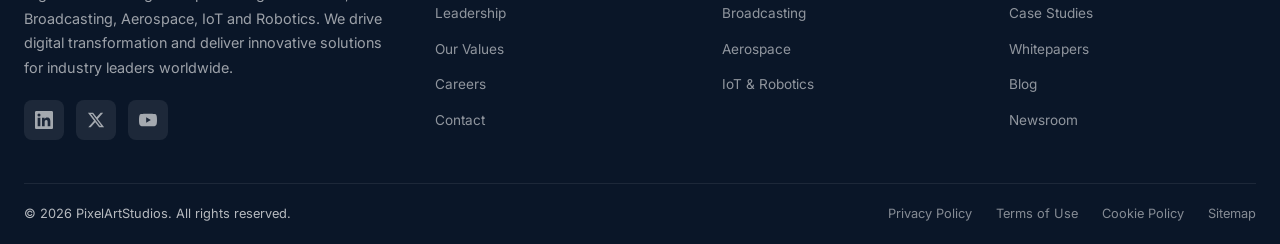
<file: pixelarts/about.html>
<!DOCTYPE html>
<html lang="en">
<head>
  <meta charset="UTF-8">
  <meta name="viewport" content="width=device-width, initial-scale=1.0">
  <title>About Us - PixelArtStudios</title>
  <meta name="description" content="Learn about PixelArtStudios - our history, values, leadership, and commitment to delivering transformative consulting solutions across critical industries.">
  <link rel="preconnect" href="https://fonts.googleapis.com">
  <link rel="preconnect" href="https://fonts.gstatic.com" crossorigin>
  <link href="https://fonts.googleapis.com/css2?family=Inter:wght@400;500;600;700;800&display=swap" rel="stylesheet">
  <link rel="stylesheet" href="css/styles.css">
  <link rel="icon" type="image/svg+xml" href="data:image/svg+xml,<svg xmlns='http://www.w3.org/2000/svg' viewBox='0 0 40 40'><rect x='4' y='4' width='10' height='10' rx='2' fill='%230077cc'/><rect x='16' y='4' width='10' height='10' rx='2' fill='%2300b8d9' opacity='0.8'/><rect x='4' y='16' width='10' height='10' rx='2' fill='%2300b8d9' opacity='0.6'/><rect x='16' y='16' width='10' height='10' rx='2' fill='%230077cc' opacity='0.9'/><rect x='28' y='4' width='8' height='8' rx='2' fill='%230077cc' opacity='0.4'/><rect x='28' y='16' width='8' height='8' rx='2' fill='%2300b8d9' opacity='0.3'/></svg>">
</head>
<body>

  <!-- Top Bar -->
  <div class="top-bar">
    <div class="container">
      <span>Global consulting for a digital future</span>
      <div class="top-bar-links">
        <a href="about.html">Investors</a>
        <a href="careers.html">Careers</a>
        <a href="contact.html">Contact</a>
      </div>
    </div>
  </div>

  <!-- Header -->
  <header class="header">
    <nav class="navbar">
      <a href="index.html" class="logo">
        <svg viewBox="0 0 40 40" xmlns="http://www.w3.org/2000/svg">
          <rect x="2" y="2" width="12" height="12" rx="2" fill="#0077cc"/>
          <rect x="16" y="2" width="12" height="12" rx="2" fill="#00b8d9" opacity="0.8"/>
          <rect x="2" y="16" width="12" height="12" rx="2" fill="#00b8d9" opacity="0.6"/>
          <rect x="16" y="16" width="12" height="12" rx="2" fill="#0077cc" opacity="0.9"/>
          <rect x="30" y="2" width="8" height="8" rx="2" fill="#0077cc" opacity="0.4"/>
          <rect x="30" y="14" width="8" height="8" rx="2" fill="#00b8d9" opacity="0.3"/>
          <rect x="2" y="30" width="8" height="8" rx="2" fill="#0077cc" opacity="0.3"/>
          <rect x="14" y="30" width="8" height="8" rx="2" fill="#00b8d9" opacity="0.4"/>
        </svg>
        <div class="logo-text">
          <span class="brand">PixelArtStudios</span>
          <span class="tagline">Consulting &amp; Innovation</span>
        </div>
      </a>
      <div class="nav-links">
        <a href="index.html">Home</a>
        <a href="about.html" class="active">About Us</a>
        <a href="index.html#industries">Industries</a>
        <a href="index.html#services">Services</a>
        <a href="careers.html">Careers</a>
        <a href="contact.html">Contact Us</a>
      </div>
      <a href="contact.html" class="btn btn-primary nav-cta">Get in Touch</a>
      <button class="hamburger" aria-label="Toggle menu">
        <span></span><span></span><span></span>
      </button>
    </nav>
  </header>

  <!-- Mobile Nav -->
  <div class="mobile-nav">
    <div class="mobile-nav-header">
      <a href="index.html" class="logo">
        <svg viewBox="0 0 40 40" width="36" height="36" xmlns="http://www.w3.org/2000/svg">
          <rect x="2" y="2" width="12" height="12" rx="2" fill="#0077cc"/>
          <rect x="16" y="2" width="12" height="12" rx="2" fill="#00b8d9" opacity="0.8"/>
          <rect x="2" y="16" width="12" height="12" rx="2" fill="#00b8d9" opacity="0.6"/>
          <rect x="16" y="16" width="12" height="12" rx="2" fill="#0077cc" opacity="0.9"/>
        </svg>
        <div class="logo-text">
          <span class="brand">PixelArtStudios</span>
        </div>
      </a>
      <button class="mobile-nav-close" aria-label="Close menu">&times;</button>
    </div>
    <div class="mobile-nav-links">
      <a href="index.html">Home</a>
      <a href="about.html">About Us</a>
      <a href="careers.html">Careers</a>
      <a href="contact.html">Contact Us</a>
    </div>
  </div>

  <!-- Page Hero -->
  <section class="page-hero">
    <div class="container">
      <div class="breadcrumb">
        <a href="index.html">Home</a>
        <span>/</span>
        <span class="current">About Us</span>
      </div>
      <span class="overline">About PixelArtStudios</span>
      <h1>A Legacy of Innovation and Impact</h1>
      <p>For over 15 years, we've partnered with the world's most ambitious organizations to solve complex challenges and build lasting competitive advantages.</p>
    </div>
  </section>

  <!-- Our Story -->
  <section class="section">
    <div class="container">
      <div class="about-content">
        <div class="slide-in-left">
          <span class="overline" style="color: var(--accent); font-size: 0.8rem; font-weight: 700; text-transform: uppercase; letter-spacing: 0.15em; margin-bottom: 12px; display: block;">Our Story</span>
          <h2>Transforming Industries Through Strategic Innovation</h2>
          <p>PixelArtStudios was founded with a clear vision: to bridge the gap between cutting-edge technology and real-world industrial challenges. What began as a small team of passionate engineers and strategists has grown into a global consulting powerhouse.</p>
          <p>Today, we are trusted advisors to Fortune 500 companies and emerging industry leaders alike. Our deep domain expertise in Oil &amp; Gas, Broadcasting, Aerospace, IoT and Robotics enables us to deliver solutions that aren't just innovative -- they're implementable and impactful.</p>
          <p>We believe that the best consulting happens at the intersection of industry knowledge and technological mastery. That's where PixelArtStudios lives.</p>
        </div>
        <div class="about-image slide-in-right">
          <svg width="120" height="120" viewBox="0 0 24 24" fill="none" stroke="currentColor" stroke-width="1" stroke-linecap="round" stroke-linejoin="round" opacity="0.3">
            <circle cx="12" cy="12" r="10"/>
            <line x1="2" y1="12" x2="22" y2="12"/>
            <path d="M12 2a15.3 15.3 0 0 1 4 10 15.3 15.3 0 0 1-4 10 15.3 15.3 0 0 1-4-10 15.3 15.3 0 0 1 4-10z"/>
          </svg>
        </div>
      </div>
    </div>
  </section>

  <!-- Our Purpose -->
  <section class="cta-banner">
    <div class="container fade-in">
      <span class="overline" style="color: var(--secondary); font-size: 0.8rem; font-weight: 700; text-transform: uppercase; letter-spacing: 0.15em; margin-bottom: 12px; display: block;">Our Purpose</span>
      <h2>To amplify human potential and create the next opportunity for people, businesses, and communities</h2>
      <p style="margin-top: 20px;">We measure our success not just by the results we deliver, but by the positive impact we create for the industries and communities we serve.</p>
    </div>
  </section>

  <!-- Our Values -->
  <section class="section section-alt" id="values">
    <div class="container">
      <div class="section-header fade-in">
        <span class="overline">Our Values</span>
        <h2>The Principles That Guide Us</h2>
        <p>Every decision we make, every project we undertake, is guided by a set of core values that define who we are.</p>
      </div>
      <div class="values-grid">
        <div class="value-card fade-in delay-1">
          <div class="value-icon">
            <svg viewBox="0 0 24 24" fill="none" stroke="currentColor" stroke-width="2" stroke-linecap="round" stroke-linejoin="round">
              <path d="M12 22s8-4 8-10V5l-8-3-8 3v7c0 6 8 10 8 10z"/>
            </svg>
          </div>
          <h4>Integrity</h4>
          <p>Transparency and honesty in every interaction. We build trust through actions, not just words.</p>
        </div>
        <div class="value-card fade-in delay-2">
          <div class="value-icon">
            <svg viewBox="0 0 24 24" fill="none" stroke="currentColor" stroke-width="2" stroke-linecap="round" stroke-linejoin="round">
              <circle cx="12" cy="12" r="10"/>
              <path d="M8 14s1.5 2 4 2 4-2 4-2"/>
              <line x1="9" y1="9" x2="9.01" y2="9"/>
              <line x1="15" y1="9" x2="15.01" y2="9"/>
            </svg>
          </div>
          <h4>Client First</h4>
          <p>Your success is our success. We invest deeply in understanding your challenges to deliver outcomes that matter.</p>
        </div>
        <div class="value-card fade-in delay-3">
          <div class="value-icon">
            <svg viewBox="0 0 24 24" fill="none" stroke="currentColor" stroke-width="2" stroke-linecap="round" stroke-linejoin="round">
              <polygon points="12 2 15.09 8.26 22 9.27 17 14.14 18.18 21.02 12 17.77 5.82 21.02 7 14.14 2 9.27 8.91 8.26 12 2"/>
            </svg>
          </div>
          <h4>Excellence</h4>
          <p>We hold ourselves to the highest standards. Mediocrity is never an option when outcomes matter this much.</p>
        </div>
        <div class="value-card fade-in delay-4">
          <div class="value-icon">
            <svg viewBox="0 0 24 24" fill="none" stroke="currentColor" stroke-width="2" stroke-linecap="round" stroke-linejoin="round">
              <path d="M21 16V8a2 2 0 0 0-1-1.73l-7-4a2 2 0 0 0-2 0l-7 4A2 2 0 0 0 3 8v8a2 2 0 0 0 1 1.73l7 4a2 2 0 0 0 2 0l7-4A2 2 0 0 0 21 16z"/>
              <polyline points="7.5 4.21 12 6.81 16.5 4.21"/>
              <polyline points="7.5 19.79 7.5 14.6 3 12"/>
              <polyline points="21 12 16.5 14.6 16.5 19.79"/>
              <polyline points="3.27 6.96 12 12.01 20.73 6.96"/>
              <line x1="12" y1="22.08" x2="12" y2="12"/>
            </svg>
          </div>
          <h4>Innovation</h4>
          <p>Relentless curiosity drives us. We challenge conventions and pioneer new approaches to solve complex problems.</p>
        </div>
      </div>
    </div>
  </section>

  <!-- Leadership -->
  <section class="section" id="leadership">
    <div class="container">
      <div class="section-header fade-in">
        <span class="overline">Leadership</span>
        <h2>Meet Our Leadership Team</h2>
        <p>Experienced leaders with deep industry expertise driving our vision forward.</p>
      </div>
      <div class="leadership-grid">
        <div class="leader-card fade-in delay-1">
          <div class="leader-avatar">RK</div>
          <h4>Rajesh Kumar</h4>
          <p>Chief Executive Officer</p>
        </div>
        <div class="leader-card fade-in delay-2">
          <div class="leader-avatar">SM</div>
          <h4>Sarah Mitchell</h4>
          <p>Chief Technology Officer</p>
        </div>
        <div class="leader-card fade-in delay-3">
          <div class="leader-avatar">AH</div>
          <h4>Ahmed Hassan</h4>
          <p>Head of Oil &amp; Gas</p>
        </div>
        <div class="leader-card fade-in delay-4">
          <div class="leader-avatar">LW</div>
          <h4>Lisa Wang</h4>
          <p>Head of Digital Innovation</p>
        </div>
      </div>
    </div>
  </section>

  <!-- Journey / Timeline -->
  <section class="section section-alt">
    <div class="container">
      <div class="section-header fade-in">
        <span class="overline">Our Journey</span>
        <h2>Milestones That Define Us</h2>
        <p>Key moments in our journey from a startup to a global consulting firm.</p>
      </div>
      <div class="timeline">
        <div class="timeline-item fade-in">
          <div class="timeline-dot"></div>
          <div class="timeline-content">
            <div class="timeline-year">2011</div>
            <h4>Founded</h4>
            <p style="color: var(--text-light); font-size: 0.9rem;">PixelArtStudios was founded with a vision to bring world-class consulting to industrial sectors.</p>
          </div>
          <div style="flex:1;"></div>
        </div>
        <div class="timeline-item fade-in">
          <div class="timeline-dot"></div>
          <div style="flex:1;"></div>
          <div class="timeline-content">
            <div class="timeline-year">2014</div>
            <h4>First Major Oil &amp; Gas Contract</h4>
            <p style="color: var(--text-light); font-size: 0.9rem;">Secured our first enterprise-scale engagement with a top 10 global energy company.</p>
          </div>
        </div>
        <div class="timeline-item fade-in">
          <div class="timeline-dot"></div>
          <div class="timeline-content">
            <div class="timeline-year">2017</div>
            <h4>Global Expansion</h4>
            <p style="color: var(--text-light); font-size: 0.9rem;">Expanded operations to 15 countries across Americas, Europe, and Asia Pacific.</p>
          </div>
          <div style="flex:1;"></div>
        </div>
        <div class="timeline-item fade-in">
          <div class="timeline-dot"></div>
          <div style="flex:1;"></div>
          <div class="timeline-content">
            <div class="timeline-year">2020</div>
            <h4>IoT &amp; Robotics Division Launch</h4>
            <p style="color: var(--text-light); font-size: 0.9rem;">Established our dedicated IoT and Robotics practice, driving Industry 4.0 adoption.</p>
          </div>
        </div>
        <div class="timeline-item fade-in">
          <div class="timeline-dot"></div>
          <div class="timeline-content">
            <div class="timeline-year">2024</div>
            <h4>1500+ Consultants Worldwide</h4>
            <p style="color: var(--text-light); font-size: 0.9rem;">Grew to over 1,500 consultants serving 200+ clients across 30+ countries.</p>
          </div>
          <div style="flex:1;"></div>
        </div>
      </div>
    </div>
  </section>

  <!-- CTA -->
  <section class="cta-banner">
    <div class="container fade-in">
      <h2>Partner With Us</h2>
      <p>Join the ranks of industry leaders who trust PixelArtStudios to navigate their most critical transformation journeys.</p>
      <a href="contact.html" class="btn btn-white">
        Get in Touch
        <svg class="btn-icon" viewBox="0 0 24 24" fill="none" stroke="currentColor" stroke-width="2" stroke-linecap="round" stroke-linejoin="round"><line x1="5" y1="12" x2="19" y2="12"></line><polyline points="12 5 19 12 12 19"></polyline></svg>
      </a>
    </div>
  </section>

  <!-- Footer -->
  <footer class="footer">
    <div class="container">
      <div class="footer-grid">
        <div class="footer-brand">
          <a href="index.html" class="logo">
            <svg viewBox="0 0 40 40" width="36" height="36" xmlns="http://www.w3.org/2000/svg">
              <rect x="2" y="2" width="12" height="12" rx="2" fill="#0077cc"/>
              <rect x="16" y="2" width="12" height="12" rx="2" fill="#00b8d9" opacity="0.8"/>
              <rect x="2" y="16" width="12" height="12" rx="2" fill="#00b8d9" opacity="0.6"/>
              <rect x="16" y="16" width="12" height="12" rx="2" fill="#0077cc" opacity="0.9"/>
            </svg>
            <div class="logo-text">
              <span class="brand">PixelArtStudios</span>
              <span class="tagline">Consulting &amp; Innovation</span>
            </div>
          </a>
          <p>A global consulting firm specializing in Oil &amp; Gas, Broadcasting, Aerospace, IoT and Robotics. We drive digital transformation and deliver innovative solutions for industry leaders worldwide.</p>
          <div class="footer-social">
            <a href="#" aria-label="LinkedIn">
              <svg viewBox="0 0 24 24" fill="currentColor"><path d="M20.447 20.452h-3.554v-5.569c0-1.328-.027-3.037-1.852-3.037-1.853 0-2.136 1.445-2.136 2.939v5.667H9.351V9h3.414v1.561h.046c.477-.9 1.637-1.85 3.37-1.85 3.601 0 4.267 2.37 4.267 5.455v6.286zM5.337 7.433a2.062 2.062 0 01-2.063-2.065 2.064 2.064 0 112.063 2.065zm1.782 13.019H3.555V9h3.564v11.452zM22.225 0H1.771C.792 0 0 .774 0 1.729v20.542C0 23.227.792 24 1.771 24h20.451C23.2 24 24 23.227 24 22.271V1.729C24 .774 23.2 0 22.222 0h.003z"/></svg>
            </a>
            <a href="#" aria-label="Twitter/X">
              <svg viewBox="0 0 24 24" fill="currentColor"><path d="M18.244 2.25h3.308l-7.227 8.26 8.502 11.24H16.17l-5.214-6.817L4.99 21.75H1.68l7.73-8.835L1.254 2.25H8.08l4.713 6.231zm-1.161 17.52h1.833L7.084 4.126H5.117z"/></svg>
            </a>
            <a href="#" aria-label="YouTube">
              <svg viewBox="0 0 24 24" fill="currentColor"><path d="M23.498 6.186a3.016 3.016 0 00-2.122-2.136C19.505 3.545 12 3.545 12 3.545s-7.505 0-9.377.505A3.017 3.017 0 00.502 6.186C0 8.07 0 12 0 12s0 3.93.502 5.814a3.016 3.016 0 002.122 2.136c1.871.505 9.376.505 9.376.505s7.505 0 9.377-.505a3.015 3.015 0 002.122-2.136C24 15.93 24 12 24 12s0-3.93-.502-5.814zM9.545 15.568V8.432L15.818 12l-6.273 3.568z"/></svg>
            </a>
          </div>
        </div>
        <div class="footer-col">
          <h4>Company</h4>
          <ul>
            <li><a href="about.html">About Us</a></li>
            <li><a href="about.html#leadership">Leadership</a></li>
            <li><a href="about.html#values">Our Values</a></li>
            <li><a href="careers.html">Careers</a></li>
            <li><a href="contact.html">Contact</a></li>
          </ul>
        </div>
        <div class="footer-col">
          <h4>Industries</h4>
          <ul>
            <li><a href="#">Oil &amp; Gas</a></li>
            <li><a href="#">Broadcasting</a></li>
            <li><a href="#">Aerospace</a></li>
            <li><a href="#">IoT &amp; Robotics</a></li>
          </ul>
        </div>
        <div class="footer-col">
          <h4>Resources</h4>
          <ul>
            <li><a href="#">Insights</a></li>
            <li><a href="#">Case Studies</a></li>
            <li><a href="#">Whitepapers</a></li>
            <li><a href="#">Blog</a></li>
            <li><a href="#">Newsroom</a></li>
          </ul>
        </div>
      </div>
      <div class="footer-bottom">
        <span>&copy; 2026 PixelArtStudios. All rights reserved.</span>
        <div class="footer-bottom-links">
          <a href="#">Privacy Policy</a>
          <a href="#">Terms of Use</a>
          <a href="#">Cookie Policy</a>
          <a href="#">Sitemap</a>
        </div>
      </div>
    </div>
  </footer>

  <script src="js/main.js"></script>
</body>
</html>
</file>
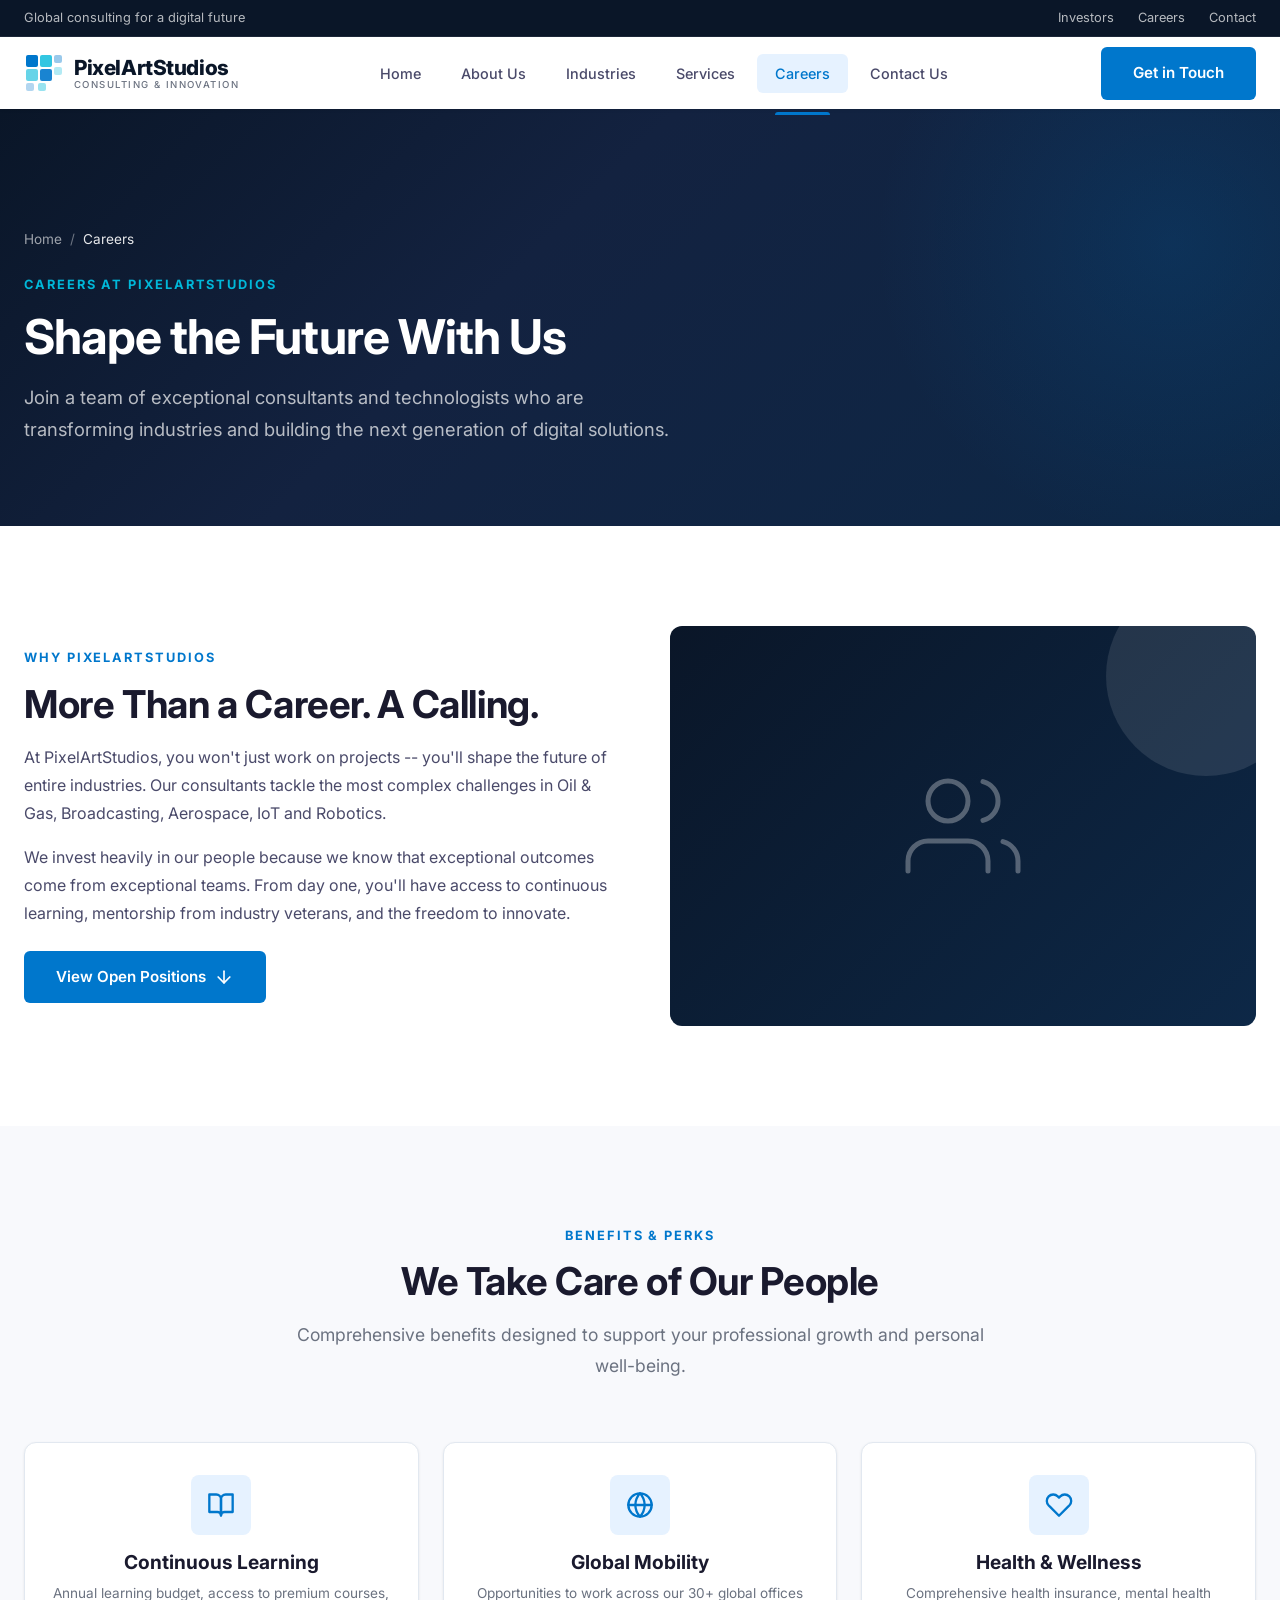
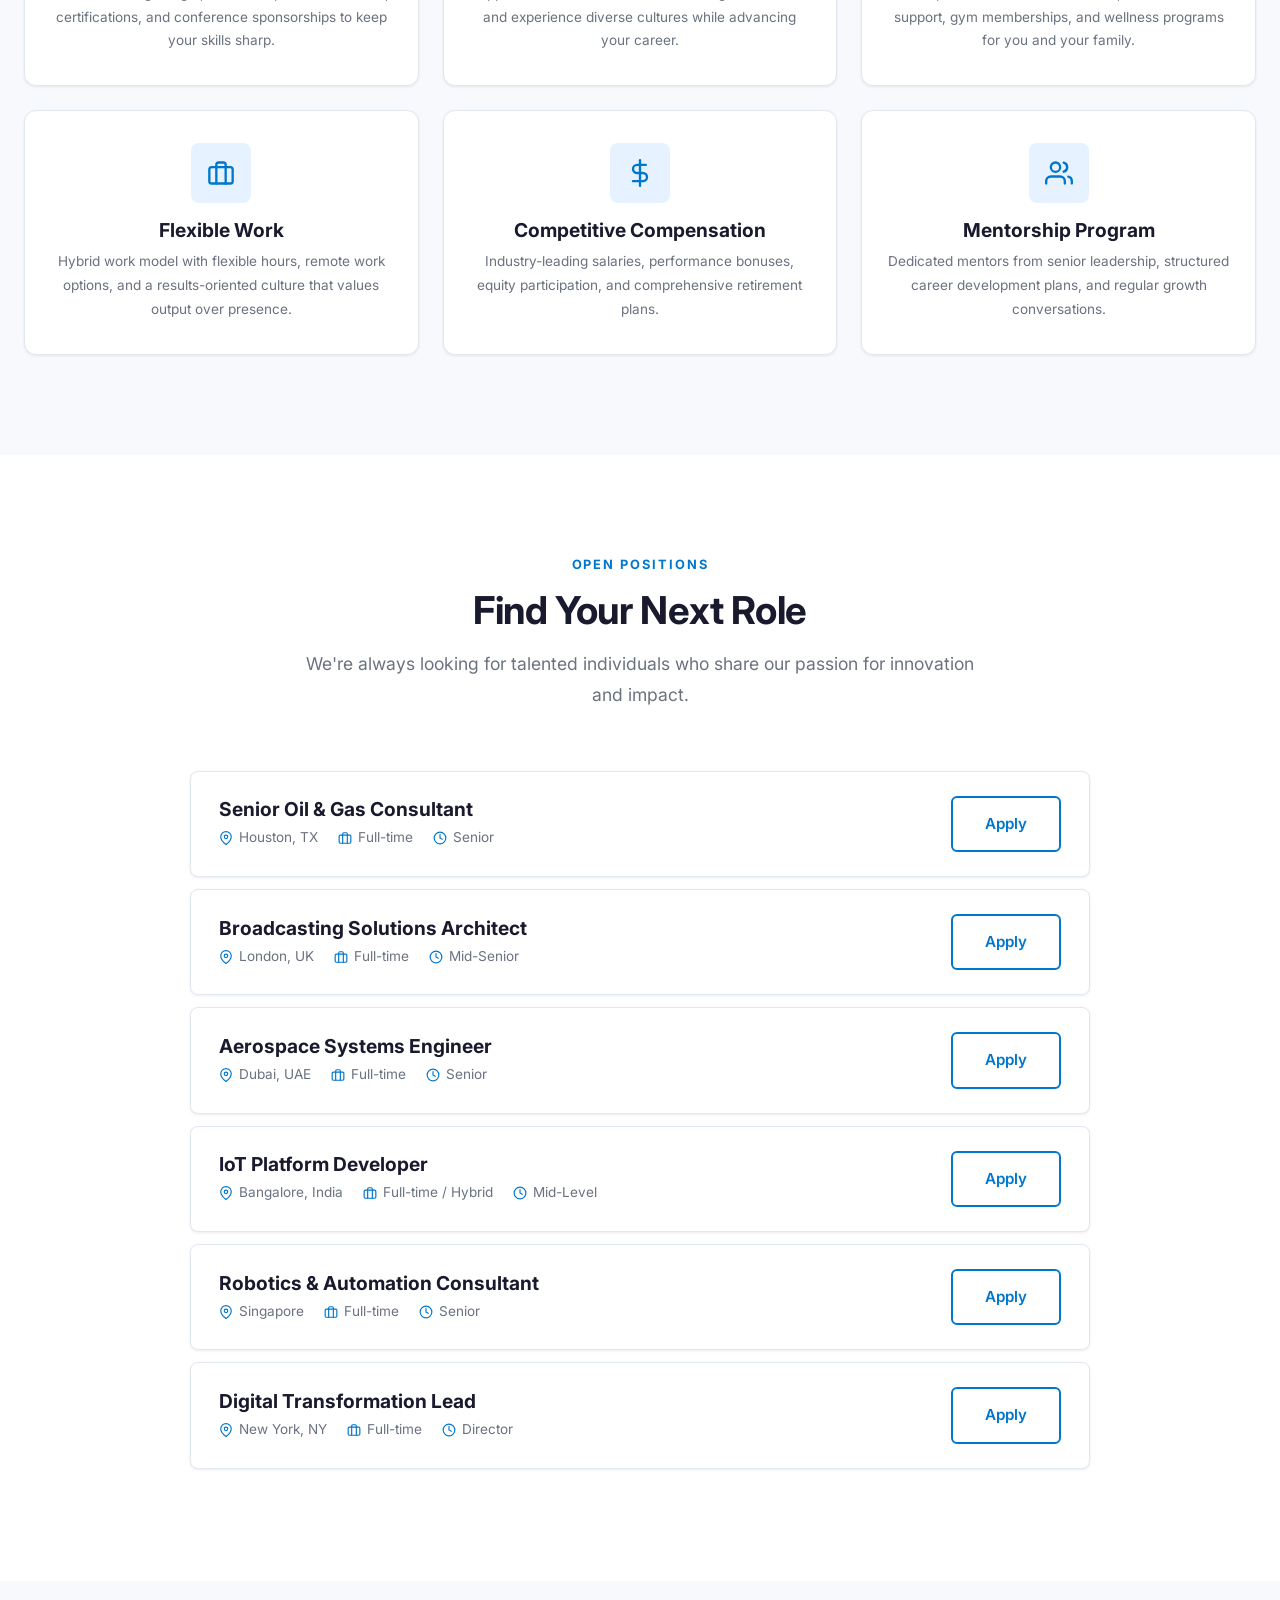
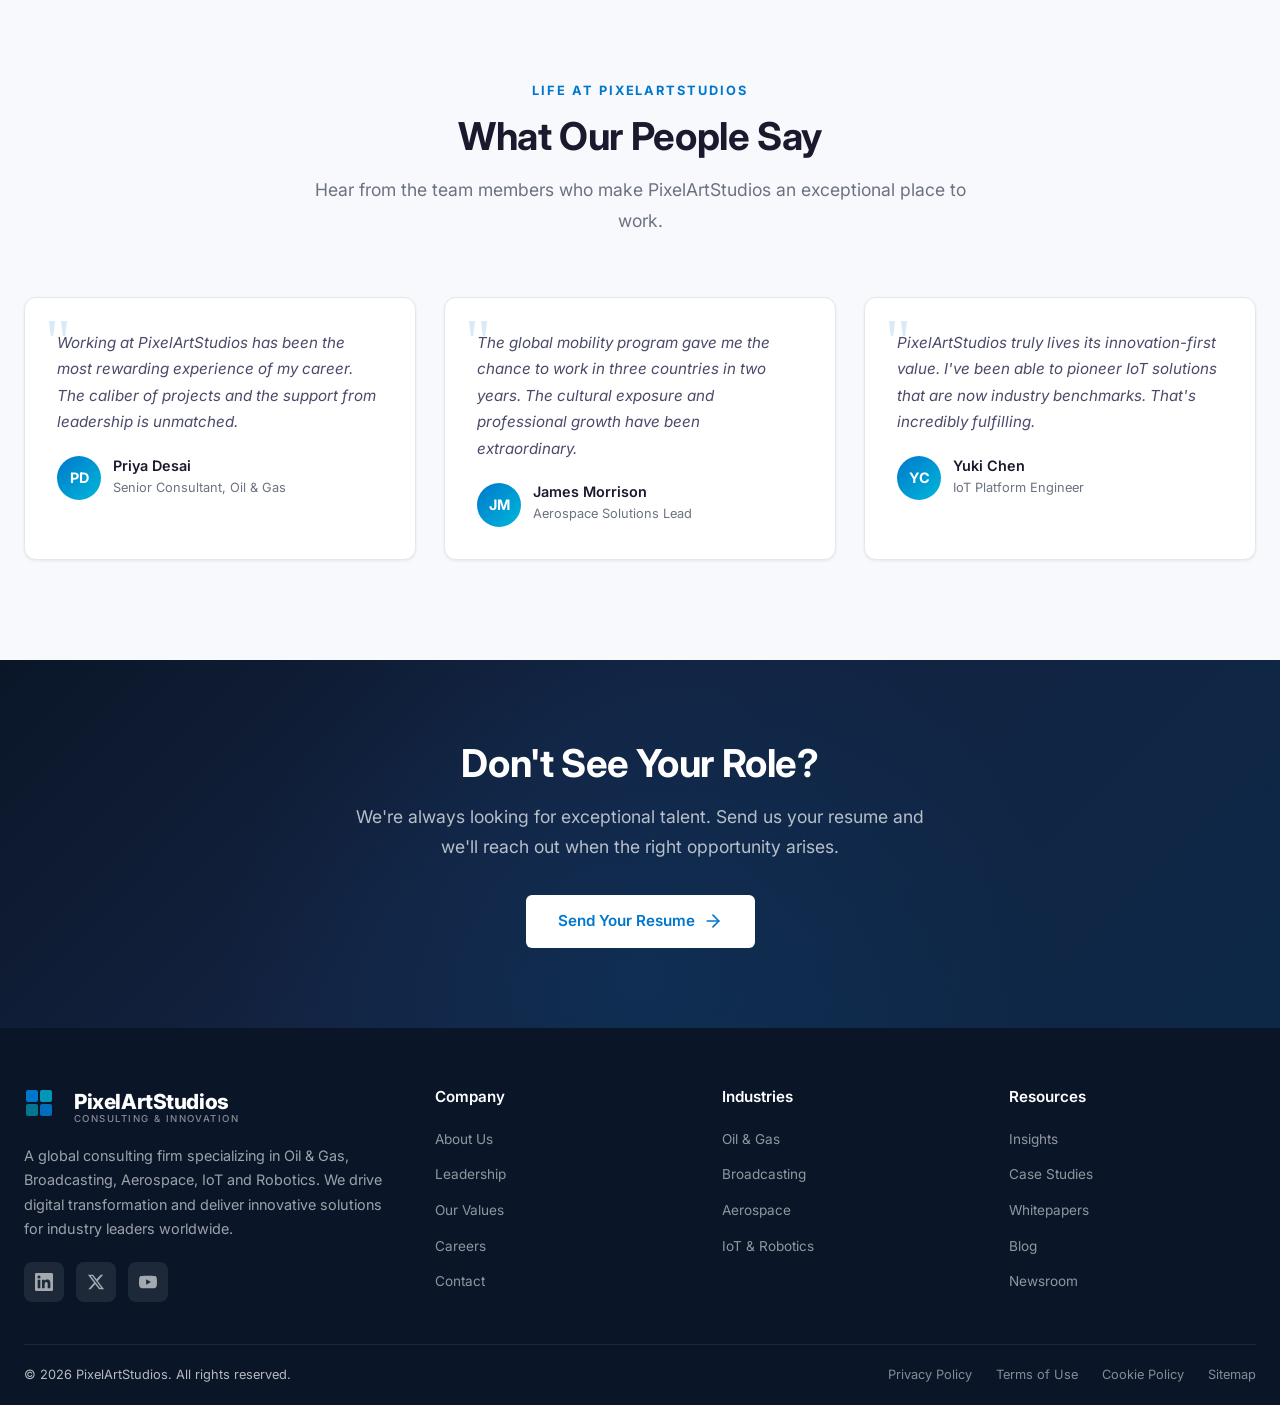
<file: pixelarts/careers.html>
<!DOCTYPE html>
<html lang="en">
<head>
  <meta charset="UTF-8">
  <meta name="viewport" content="width=device-width, initial-scale=1.0">
  <title>Careers - PixelArtStudios</title>
  <meta name="description" content="Join PixelArtStudios and shape the future of consulting in Oil &amp; Gas, Broadcasting, Aerospace, IoT and Robotics. Explore open positions and grow with us.">
  <link rel="preconnect" href="https://fonts.googleapis.com">
  <link rel="preconnect" href="https://fonts.gstatic.com" crossorigin>
  <link href="https://fonts.googleapis.com/css2?family=Inter:wght@400;500;600;700;800&display=swap" rel="stylesheet">
  <link rel="stylesheet" href="css/styles.css">
  <link rel="icon" type="image/svg+xml" href="data:image/svg+xml,<svg xmlns='http://www.w3.org/2000/svg' viewBox='0 0 40 40'><rect x='4' y='4' width='10' height='10' rx='2' fill='%230077cc'/><rect x='16' y='4' width='10' height='10' rx='2' fill='%2300b8d9' opacity='0.8'/><rect x='4' y='16' width='10' height='10' rx='2' fill='%2300b8d9' opacity='0.6'/><rect x='16' y='16' width='10' height='10' rx='2' fill='%230077cc' opacity='0.9'/><rect x='28' y='4' width='8' height='8' rx='2' fill='%230077cc' opacity='0.4'/><rect x='28' y='16' width='8' height='8' rx='2' fill='%2300b8d9' opacity='0.3'/></svg>">
</head>
<body>

  <!-- Top Bar -->
  <div class="top-bar">
    <div class="container">
      <span>Global consulting for a digital future</span>
      <div class="top-bar-links">
        <a href="about.html">Investors</a>
        <a href="careers.html">Careers</a>
        <a href="contact.html">Contact</a>
      </div>
    </div>
  </div>

  <!-- Header -->
  <header class="header">
    <nav class="navbar">
      <a href="index.html" class="logo">
        <svg viewBox="0 0 40 40" xmlns="http://www.w3.org/2000/svg">
          <rect x="2" y="2" width="12" height="12" rx="2" fill="#0077cc"/>
          <rect x="16" y="2" width="12" height="12" rx="2" fill="#00b8d9" opacity="0.8"/>
          <rect x="2" y="16" width="12" height="12" rx="2" fill="#00b8d9" opacity="0.6"/>
          <rect x="16" y="16" width="12" height="12" rx="2" fill="#0077cc" opacity="0.9"/>
          <rect x="30" y="2" width="8" height="8" rx="2" fill="#0077cc" opacity="0.4"/>
          <rect x="30" y="14" width="8" height="8" rx="2" fill="#00b8d9" opacity="0.3"/>
          <rect x="2" y="30" width="8" height="8" rx="2" fill="#0077cc" opacity="0.3"/>
          <rect x="14" y="30" width="8" height="8" rx="2" fill="#00b8d9" opacity="0.4"/>
        </svg>
        <div class="logo-text">
          <span class="brand">PixelArtStudios</span>
          <span class="tagline">Consulting &amp; Innovation</span>
        </div>
      </a>
      <div class="nav-links">
        <a href="index.html">Home</a>
        <a href="about.html">About Us</a>
        <a href="index.html#industries">Industries</a>
        <a href="index.html#services">Services</a>
        <a href="careers.html" class="active">Careers</a>
        <a href="contact.html">Contact Us</a>
      </div>
      <a href="contact.html" class="btn btn-primary nav-cta">Get in Touch</a>
      <button class="hamburger" aria-label="Toggle menu">
        <span></span><span></span><span></span>
      </button>
    </nav>
  </header>

  <!-- Mobile Nav -->
  <div class="mobile-nav">
    <div class="mobile-nav-header">
      <a href="index.html" class="logo">
        <svg viewBox="0 0 40 40" width="36" height="36" xmlns="http://www.w3.org/2000/svg">
          <rect x="2" y="2" width="12" height="12" rx="2" fill="#0077cc"/>
          <rect x="16" y="2" width="12" height="12" rx="2" fill="#00b8d9" opacity="0.8"/>
          <rect x="2" y="16" width="12" height="12" rx="2" fill="#00b8d9" opacity="0.6"/>
          <rect x="16" y="16" width="12" height="12" rx="2" fill="#0077cc" opacity="0.9"/>
        </svg>
        <div class="logo-text">
          <span class="brand">PixelArtStudios</span>
        </div>
      </a>
      <button class="mobile-nav-close" aria-label="Close menu">&times;</button>
    </div>
    <div class="mobile-nav-links">
      <a href="index.html">Home</a>
      <a href="about.html">About Us</a>
      <a href="careers.html">Careers</a>
      <a href="contact.html">Contact Us</a>
    </div>
  </div>

  <!-- Page Hero -->
  <section class="page-hero">
    <div class="container">
      <div class="breadcrumb">
        <a href="index.html">Home</a>
        <span>/</span>
        <span class="current">Careers</span>
      </div>
      <span class="overline">Careers at PixelArtStudios</span>
      <h1>Shape the Future With Us</h1>
      <p>Join a team of exceptional consultants and technologists who are transforming industries and building the next generation of digital solutions.</p>
    </div>
  </section>

  <!-- Why Work Here -->
  <section class="section">
    <div class="container">
      <div class="careers-intro">
        <div class="slide-in-left">
          <span class="overline" style="color: var(--accent); font-size: 0.8rem; font-weight: 700; text-transform: uppercase; letter-spacing: 0.15em; margin-bottom: 12px; display: block;">Why PixelArtStudios</span>
          <h2>More Than a Career. A Calling.</h2>
          <p>At PixelArtStudios, you won't just work on projects -- you'll shape the future of entire industries. Our consultants tackle the most complex challenges in Oil &amp; Gas, Broadcasting, Aerospace, IoT and Robotics.</p>
          <p>We invest heavily in our people because we know that exceptional outcomes come from exceptional teams. From day one, you'll have access to continuous learning, mentorship from industry veterans, and the freedom to innovate.</p>
          <div style="margin-top: 24px;">
            <a href="#openings" class="btn btn-primary">
              View Open Positions
              <svg class="btn-icon" viewBox="0 0 24 24" fill="none" stroke="currentColor" stroke-width="2" stroke-linecap="round" stroke-linejoin="round"><line x1="12" y1="5" x2="12" y2="19"></line><polyline points="19 12 12 19 5 12"></polyline></svg>
            </a>
          </div>
        </div>
        <div class="about-image slide-in-right" style="background: linear-gradient(135deg, #0a1628 0%, #0d2847 100%);">
          <svg width="120" height="120" viewBox="0 0 24 24" fill="none" stroke="currentColor" stroke-width="1" stroke-linecap="round" stroke-linejoin="round" opacity="0.3">
            <path d="M17 21v-2a4 4 0 0 0-4-4H5a4 4 0 0 0-4 4v2"/>
            <circle cx="9" cy="7" r="4"/>
            <path d="M23 21v-2a4 4 0 0 0-3-3.87"/>
            <path d="M16 3.13a4 4 0 0 1 0 7.75"/>
          </svg>
        </div>
      </div>
    </div>
  </section>

  <!-- Perks & Benefits -->
  <section class="section section-alt">
    <div class="container">
      <div class="section-header fade-in">
        <span class="overline">Benefits &amp; Perks</span>
        <h2>We Take Care of Our People</h2>
        <p>Comprehensive benefits designed to support your professional growth and personal well-being.</p>
      </div>
      <div class="perks-grid">
        <div class="perk-card fade-in delay-1">
          <div class="perk-icon">
            <svg viewBox="0 0 24 24" fill="none" stroke="currentColor" stroke-width="2" stroke-linecap="round" stroke-linejoin="round">
              <path d="M2 3h6a4 4 0 0 1 4 4v14a3 3 0 0 0-3-3H2z"/>
              <path d="M22 3h-6a4 4 0 0 0-4 4v14a3 3 0 0 1 3-3h7z"/>
            </svg>
          </div>
          <h4>Continuous Learning</h4>
          <p>Annual learning budget, access to premium courses, certifications, and conference sponsorships to keep your skills sharp.</p>
        </div>
        <div class="perk-card fade-in delay-2">
          <div class="perk-icon">
            <svg viewBox="0 0 24 24" fill="none" stroke="currentColor" stroke-width="2" stroke-linecap="round" stroke-linejoin="round">
              <circle cx="12" cy="12" r="10"/>
              <line x1="2" y1="12" x2="22" y2="12"/>
              <path d="M12 2a15.3 15.3 0 0 1 4 10 15.3 15.3 0 0 1-4 10 15.3 15.3 0 0 1-4-10 15.3 15.3 0 0 1 4-10z"/>
            </svg>
          </div>
          <h4>Global Mobility</h4>
          <p>Opportunities to work across our 30+ global offices and experience diverse cultures while advancing your career.</p>
        </div>
        <div class="perk-card fade-in delay-3">
          <div class="perk-icon">
            <svg viewBox="0 0 24 24" fill="none" stroke="currentColor" stroke-width="2" stroke-linecap="round" stroke-linejoin="round">
              <path d="M20.84 4.61a5.5 5.5 0 0 0-7.78 0L12 5.67l-1.06-1.06a5.5 5.5 0 0 0-7.78 7.78l1.06 1.06L12 21.23l7.78-7.78 1.06-1.06a5.5 5.5 0 0 0 0-7.78z"/>
            </svg>
          </div>
          <h4>Health &amp; Wellness</h4>
          <p>Comprehensive health insurance, mental health support, gym memberships, and wellness programs for you and your family.</p>
        </div>
        <div class="perk-card fade-in delay-4">
          <div class="perk-icon">
            <svg viewBox="0 0 24 24" fill="none" stroke="currentColor" stroke-width="2" stroke-linecap="round" stroke-linejoin="round">
              <rect x="2" y="7" width="20" height="14" rx="2" ry="2"/>
              <path d="M16 21V5a2 2 0 0 0-2-2h-4a2 2 0 0 0-2 2v16"/>
            </svg>
          </div>
          <h4>Flexible Work</h4>
          <p>Hybrid work model with flexible hours, remote work options, and a results-oriented culture that values output over presence.</p>
        </div>
        <div class="perk-card fade-in delay-5">
          <div class="perk-icon">
            <svg viewBox="0 0 24 24" fill="none" stroke="currentColor" stroke-width="2" stroke-linecap="round" stroke-linejoin="round">
              <line x1="12" y1="1" x2="12" y2="23"/>
              <path d="M17 5H9.5a3.5 3.5 0 0 0 0 7h5a3.5 3.5 0 0 1 0 7H6"/>
            </svg>
          </div>
          <h4>Competitive Compensation</h4>
          <p>Industry-leading salaries, performance bonuses, equity participation, and comprehensive retirement plans.</p>
        </div>
        <div class="perk-card fade-in delay-5">
          <div class="perk-icon">
            <svg viewBox="0 0 24 24" fill="none" stroke="currentColor" stroke-width="2" stroke-linecap="round" stroke-linejoin="round">
              <path d="M17 21v-2a4 4 0 0 0-4-4H5a4 4 0 0 0-4 4v2"/>
              <circle cx="9" cy="7" r="4"/>
              <path d="M23 21v-2a4 4 0 0 0-3-3.87"/>
              <path d="M16 3.13a4 4 0 0 1 0 7.75"/>
            </svg>
          </div>
          <h4>Mentorship Program</h4>
          <p>Dedicated mentors from senior leadership, structured career development plans, and regular growth conversations.</p>
        </div>
      </div>
    </div>
  </section>

  <!-- Open Positions -->
  <section class="section" id="openings">
    <div class="container">
      <div class="section-header fade-in">
        <span class="overline">Open Positions</span>
        <h2>Find Your Next Role</h2>
        <p>We're always looking for talented individuals who share our passion for innovation and impact.</p>
      </div>
      <div class="jobs-list">

        <div class="job-card fade-in delay-1">
          <div class="job-info">
            <h4>Senior Oil &amp; Gas Consultant</h4>
            <div class="job-meta">
              <span>
                <svg viewBox="0 0 24 24" fill="none" stroke="currentColor" stroke-width="2" stroke-linecap="round" stroke-linejoin="round"><path d="M21 10c0 7-9 13-9 13s-9-6-9-13a9 9 0 0 1 18 0z"/><circle cx="12" cy="10" r="3"/></svg>
                Houston, TX
              </span>
              <span>
                <svg viewBox="0 0 24 24" fill="none" stroke="currentColor" stroke-width="2" stroke-linecap="round" stroke-linejoin="round"><rect x="2" y="7" width="20" height="14" rx="2" ry="2"/><path d="M16 21V5a2 2 0 0 0-2-2h-4a2 2 0 0 0-2 2v16"/></svg>
                Full-time
              </span>
              <span>
                <svg viewBox="0 0 24 24" fill="none" stroke="currentColor" stroke-width="2" stroke-linecap="round" stroke-linejoin="round"><circle cx="12" cy="12" r="10"/><polyline points="12 6 12 12 16 14"/></svg>
                Senior
              </span>
            </div>
          </div>
          <a href="contact.html" class="btn btn-outline">Apply</a>
        </div>

        <div class="job-card fade-in delay-2">
          <div class="job-info">
            <h4>Broadcasting Solutions Architect</h4>
            <div class="job-meta">
              <span>
                <svg viewBox="0 0 24 24" fill="none" stroke="currentColor" stroke-width="2" stroke-linecap="round" stroke-linejoin="round"><path d="M21 10c0 7-9 13-9 13s-9-6-9-13a9 9 0 0 1 18 0z"/><circle cx="12" cy="10" r="3"/></svg>
                London, UK
              </span>
              <span>
                <svg viewBox="0 0 24 24" fill="none" stroke="currentColor" stroke-width="2" stroke-linecap="round" stroke-linejoin="round"><rect x="2" y="7" width="20" height="14" rx="2" ry="2"/><path d="M16 21V5a2 2 0 0 0-2-2h-4a2 2 0 0 0-2 2v16"/></svg>
                Full-time
              </span>
              <span>
                <svg viewBox="0 0 24 24" fill="none" stroke="currentColor" stroke-width="2" stroke-linecap="round" stroke-linejoin="round"><circle cx="12" cy="12" r="10"/><polyline points="12 6 12 12 16 14"/></svg>
                Mid-Senior
              </span>
            </div>
          </div>
          <a href="contact.html" class="btn btn-outline">Apply</a>
        </div>

        <div class="job-card fade-in delay-3">
          <div class="job-info">
            <h4>Aerospace Systems Engineer</h4>
            <div class="job-meta">
              <span>
                <svg viewBox="0 0 24 24" fill="none" stroke="currentColor" stroke-width="2" stroke-linecap="round" stroke-linejoin="round"><path d="M21 10c0 7-9 13-9 13s-9-6-9-13a9 9 0 0 1 18 0z"/><circle cx="12" cy="10" r="3"/></svg>
                Dubai, UAE
              </span>
              <span>
                <svg viewBox="0 0 24 24" fill="none" stroke="currentColor" stroke-width="2" stroke-linecap="round" stroke-linejoin="round"><rect x="2" y="7" width="20" height="14" rx="2" ry="2"/><path d="M16 21V5a2 2 0 0 0-2-2h-4a2 2 0 0 0-2 2v16"/></svg>
                Full-time
              </span>
              <span>
                <svg viewBox="0 0 24 24" fill="none" stroke="currentColor" stroke-width="2" stroke-linecap="round" stroke-linejoin="round"><circle cx="12" cy="12" r="10"/><polyline points="12 6 12 12 16 14"/></svg>
                Senior
              </span>
            </div>
          </div>
          <a href="contact.html" class="btn btn-outline">Apply</a>
        </div>

        <div class="job-card fade-in delay-4">
          <div class="job-info">
            <h4>IoT Platform Developer</h4>
            <div class="job-meta">
              <span>
                <svg viewBox="0 0 24 24" fill="none" stroke="currentColor" stroke-width="2" stroke-linecap="round" stroke-linejoin="round"><path d="M21 10c0 7-9 13-9 13s-9-6-9-13a9 9 0 0 1 18 0z"/><circle cx="12" cy="10" r="3"/></svg>
                Bangalore, India
              </span>
              <span>
                <svg viewBox="0 0 24 24" fill="none" stroke="currentColor" stroke-width="2" stroke-linecap="round" stroke-linejoin="round"><rect x="2" y="7" width="20" height="14" rx="2" ry="2"/><path d="M16 21V5a2 2 0 0 0-2-2h-4a2 2 0 0 0-2 2v16"/></svg>
                Full-time / Hybrid
              </span>
              <span>
                <svg viewBox="0 0 24 24" fill="none" stroke="currentColor" stroke-width="2" stroke-linecap="round" stroke-linejoin="round"><circle cx="12" cy="12" r="10"/><polyline points="12 6 12 12 16 14"/></svg>
                Mid-Level
              </span>
            </div>
          </div>
          <a href="contact.html" class="btn btn-outline">Apply</a>
        </div>

        <div class="job-card fade-in delay-5">
          <div class="job-info">
            <h4>Robotics &amp; Automation Consultant</h4>
            <div class="job-meta">
              <span>
                <svg viewBox="0 0 24 24" fill="none" stroke="currentColor" stroke-width="2" stroke-linecap="round" stroke-linejoin="round"><path d="M21 10c0 7-9 13-9 13s-9-6-9-13a9 9 0 0 1 18 0z"/><circle cx="12" cy="10" r="3"/></svg>
                Singapore
              </span>
              <span>
                <svg viewBox="0 0 24 24" fill="none" stroke="currentColor" stroke-width="2" stroke-linecap="round" stroke-linejoin="round"><rect x="2" y="7" width="20" height="14" rx="2" ry="2"/><path d="M16 21V5a2 2 0 0 0-2-2h-4a2 2 0 0 0-2 2v16"/></svg>
                Full-time
              </span>
              <span>
                <svg viewBox="0 0 24 24" fill="none" stroke="currentColor" stroke-width="2" stroke-linecap="round" stroke-linejoin="round"><circle cx="12" cy="12" r="10"/><polyline points="12 6 12 12 16 14"/></svg>
                Senior
              </span>
            </div>
          </div>
          <a href="contact.html" class="btn btn-outline">Apply</a>
        </div>

        <div class="job-card fade-in delay-5">
          <div class="job-info">
            <h4>Digital Transformation Lead</h4>
            <div class="job-meta">
              <span>
                <svg viewBox="0 0 24 24" fill="none" stroke="currentColor" stroke-width="2" stroke-linecap="round" stroke-linejoin="round"><path d="M21 10c0 7-9 13-9 13s-9-6-9-13a9 9 0 0 1 18 0z"/><circle cx="12" cy="10" r="3"/></svg>
                New York, NY
              </span>
              <span>
                <svg viewBox="0 0 24 24" fill="none" stroke="currentColor" stroke-width="2" stroke-linecap="round" stroke-linejoin="round"><rect x="2" y="7" width="20" height="14" rx="2" ry="2"/><path d="M16 21V5a2 2 0 0 0-2-2h-4a2 2 0 0 0-2 2v16"/></svg>
                Full-time
              </span>
              <span>
                <svg viewBox="0 0 24 24" fill="none" stroke="currentColor" stroke-width="2" stroke-linecap="round" stroke-linejoin="round"><circle cx="12" cy="12" r="10"/><polyline points="12 6 12 12 16 14"/></svg>
                Director
              </span>
            </div>
          </div>
          <a href="contact.html" class="btn btn-outline">Apply</a>
        </div>

      </div>
    </div>
  </section>

  <!-- Employee Testimonials -->
  <section class="section section-alt">
    <div class="container">
      <div class="section-header fade-in">
        <span class="overline">Life at PixelArtStudios</span>
        <h2>What Our People Say</h2>
        <p>Hear from the team members who make PixelArtStudios an exceptional place to work.</p>
      </div>
      <div class="testimonials-grid">
        <div class="testimonial-card fade-in delay-1">
          <div class="quote-mark">"</div>
          <p>Working at PixelArtStudios has been the most rewarding experience of my career. The caliber of projects and the support from leadership is unmatched.</p>
          <div class="testimonial-author">
            <div class="avatar">PD</div>
            <div class="author-info">
              <h5>Priya Desai</h5>
              <span>Senior Consultant, Oil &amp; Gas</span>
            </div>
          </div>
        </div>
        <div class="testimonial-card fade-in delay-2">
          <div class="quote-mark">"</div>
          <p>The global mobility program gave me the chance to work in three countries in two years. The cultural exposure and professional growth have been extraordinary.</p>
          <div class="testimonial-author">
            <div class="avatar">JM</div>
            <div class="author-info">
              <h5>James Morrison</h5>
              <span>Aerospace Solutions Lead</span>
            </div>
          </div>
        </div>
        <div class="testimonial-card fade-in delay-3">
          <div class="quote-mark">"</div>
          <p>PixelArtStudios truly lives its innovation-first value. I've been able to pioneer IoT solutions that are now industry benchmarks. That's incredibly fulfilling.</p>
          <div class="testimonial-author">
            <div class="avatar">YC</div>
            <div class="author-info">
              <h5>Yuki Chen</h5>
              <span>IoT Platform Engineer</span>
            </div>
          </div>
        </div>
      </div>
    </div>
  </section>

  <!-- CTA -->
  <section class="cta-banner">
    <div class="container fade-in">
      <h2>Don't See Your Role?</h2>
      <p>We're always looking for exceptional talent. Send us your resume and we'll reach out when the right opportunity arises.</p>
      <a href="contact.html" class="btn btn-white">
        Send Your Resume
        <svg class="btn-icon" viewBox="0 0 24 24" fill="none" stroke="currentColor" stroke-width="2" stroke-linecap="round" stroke-linejoin="round"><line x1="5" y1="12" x2="19" y2="12"></line><polyline points="12 5 19 12 12 19"></polyline></svg>
      </a>
    </div>
  </section>

  <!-- Footer -->
  <footer class="footer">
    <div class="container">
      <div class="footer-grid">
        <div class="footer-brand">
          <a href="index.html" class="logo">
            <svg viewBox="0 0 40 40" width="36" height="36" xmlns="http://www.w3.org/2000/svg">
              <rect x="2" y="2" width="12" height="12" rx="2" fill="#0077cc"/>
              <rect x="16" y="2" width="12" height="12" rx="2" fill="#00b8d9" opacity="0.8"/>
              <rect x="2" y="16" width="12" height="12" rx="2" fill="#00b8d9" opacity="0.6"/>
              <rect x="16" y="16" width="12" height="12" rx="2" fill="#0077cc" opacity="0.9"/>
            </svg>
            <div class="logo-text">
              <span class="brand">PixelArtStudios</span>
              <span class="tagline">Consulting &amp; Innovation</span>
            </div>
          </a>
          <p>A global consulting firm specializing in Oil &amp; Gas, Broadcasting, Aerospace, IoT and Robotics. We drive digital transformation and deliver innovative solutions for industry leaders worldwide.</p>
          <div class="footer-social">
            <a href="#" aria-label="LinkedIn">
              <svg viewBox="0 0 24 24" fill="currentColor"><path d="M20.447 20.452h-3.554v-5.569c0-1.328-.027-3.037-1.852-3.037-1.853 0-2.136 1.445-2.136 2.939v5.667H9.351V9h3.414v1.561h.046c.477-.9 1.637-1.85 3.37-1.85 3.601 0 4.267 2.37 4.267 5.455v6.286zM5.337 7.433a2.062 2.062 0 01-2.063-2.065 2.064 2.064 0 112.063 2.065zm1.782 13.019H3.555V9h3.564v11.452zM22.225 0H1.771C.792 0 0 .774 0 1.729v20.542C0 23.227.792 24 1.771 24h20.451C23.2 24 24 23.227 24 22.271V1.729C24 .774 23.2 0 22.222 0h.003z"/></svg>
            </a>
            <a href="#" aria-label="Twitter/X">
              <svg viewBox="0 0 24 24" fill="currentColor"><path d="M18.244 2.25h3.308l-7.227 8.26 8.502 11.24H16.17l-5.214-6.817L4.99 21.75H1.68l7.73-8.835L1.254 2.25H8.08l4.713 6.231zm-1.161 17.52h1.833L7.084 4.126H5.117z"/></svg>
            </a>
            <a href="#" aria-label="YouTube">
              <svg viewBox="0 0 24 24" fill="currentColor"><path d="M23.498 6.186a3.016 3.016 0 00-2.122-2.136C19.505 3.545 12 3.545 12 3.545s-7.505 0-9.377.505A3.017 3.017 0 00.502 6.186C0 8.07 0 12 0 12s0 3.93.502 5.814a3.016 3.016 0 002.122 2.136c1.871.505 9.376.505 9.376.505s7.505 0 9.377-.505a3.015 3.015 0 002.122-2.136C24 15.93 24 12 24 12s0-3.93-.502-5.814zM9.545 15.568V8.432L15.818 12l-6.273 3.568z"/></svg>
            </a>
          </div>
        </div>
        <div class="footer-col">
          <h4>Company</h4>
          <ul>
            <li><a href="about.html">About Us</a></li>
            <li><a href="about.html#leadership">Leadership</a></li>
            <li><a href="about.html#values">Our Values</a></li>
            <li><a href="careers.html">Careers</a></li>
            <li><a href="contact.html">Contact</a></li>
          </ul>
        </div>
        <div class="footer-col">
          <h4>Industries</h4>
          <ul>
            <li><a href="#">Oil &amp; Gas</a></li>
            <li><a href="#">Broadcasting</a></li>
            <li><a href="#">Aerospace</a></li>
            <li><a href="#">IoT &amp; Robotics</a></li>
          </ul>
        </div>
        <div class="footer-col">
          <h4>Resources</h4>
          <ul>
            <li><a href="#">Insights</a></li>
            <li><a href="#">Case Studies</a></li>
            <li><a href="#">Whitepapers</a></li>
            <li><a href="#">Blog</a></li>
            <li><a href="#">Newsroom</a></li>
          </ul>
        </div>
      </div>
      <div class="footer-bottom">
        <span>&copy; 2026 PixelArtStudios. All rights reserved.</span>
        <div class="footer-bottom-links">
          <a href="#">Privacy Policy</a>
          <a href="#">Terms of Use</a>
          <a href="#">Cookie Policy</a>
          <a href="#">Sitemap</a>
        </div>
      </div>
    </div>
  </footer>

  <script src="js/main.js"></script>
</body>
</html>
</file>
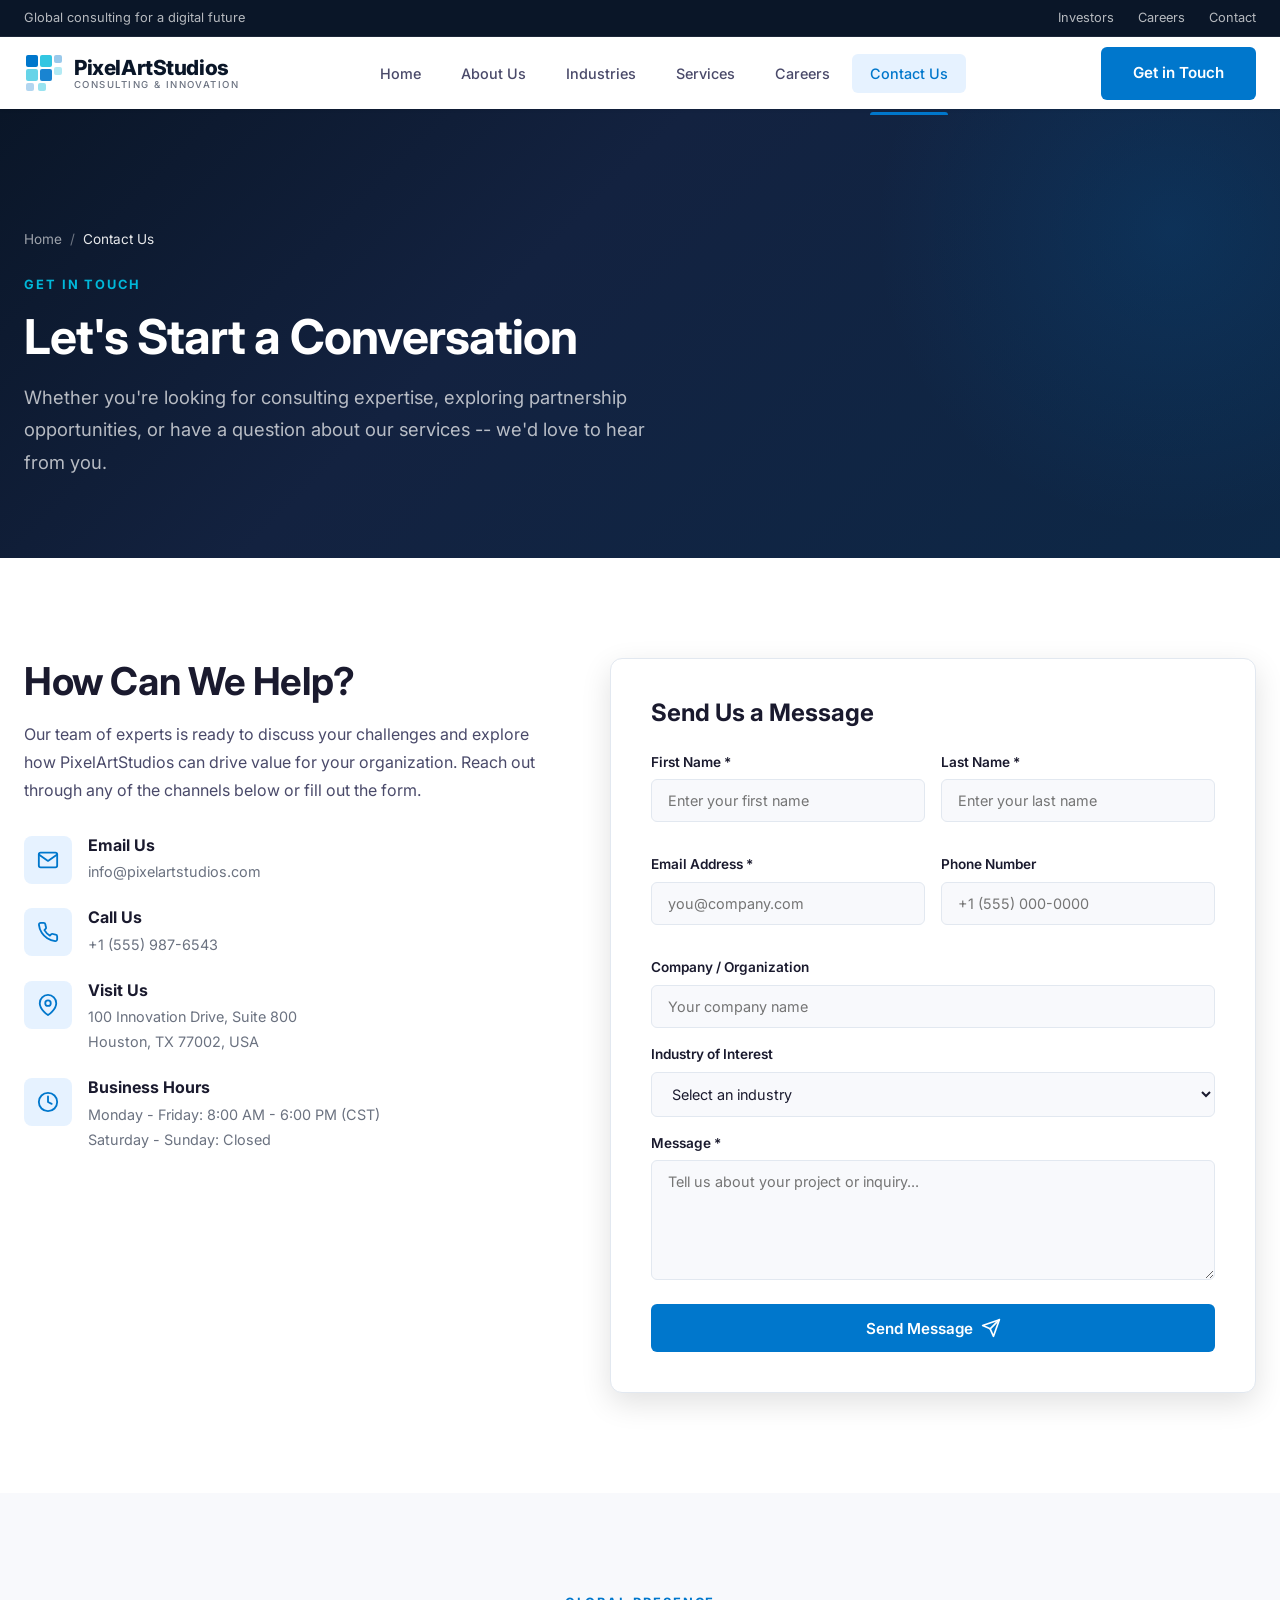
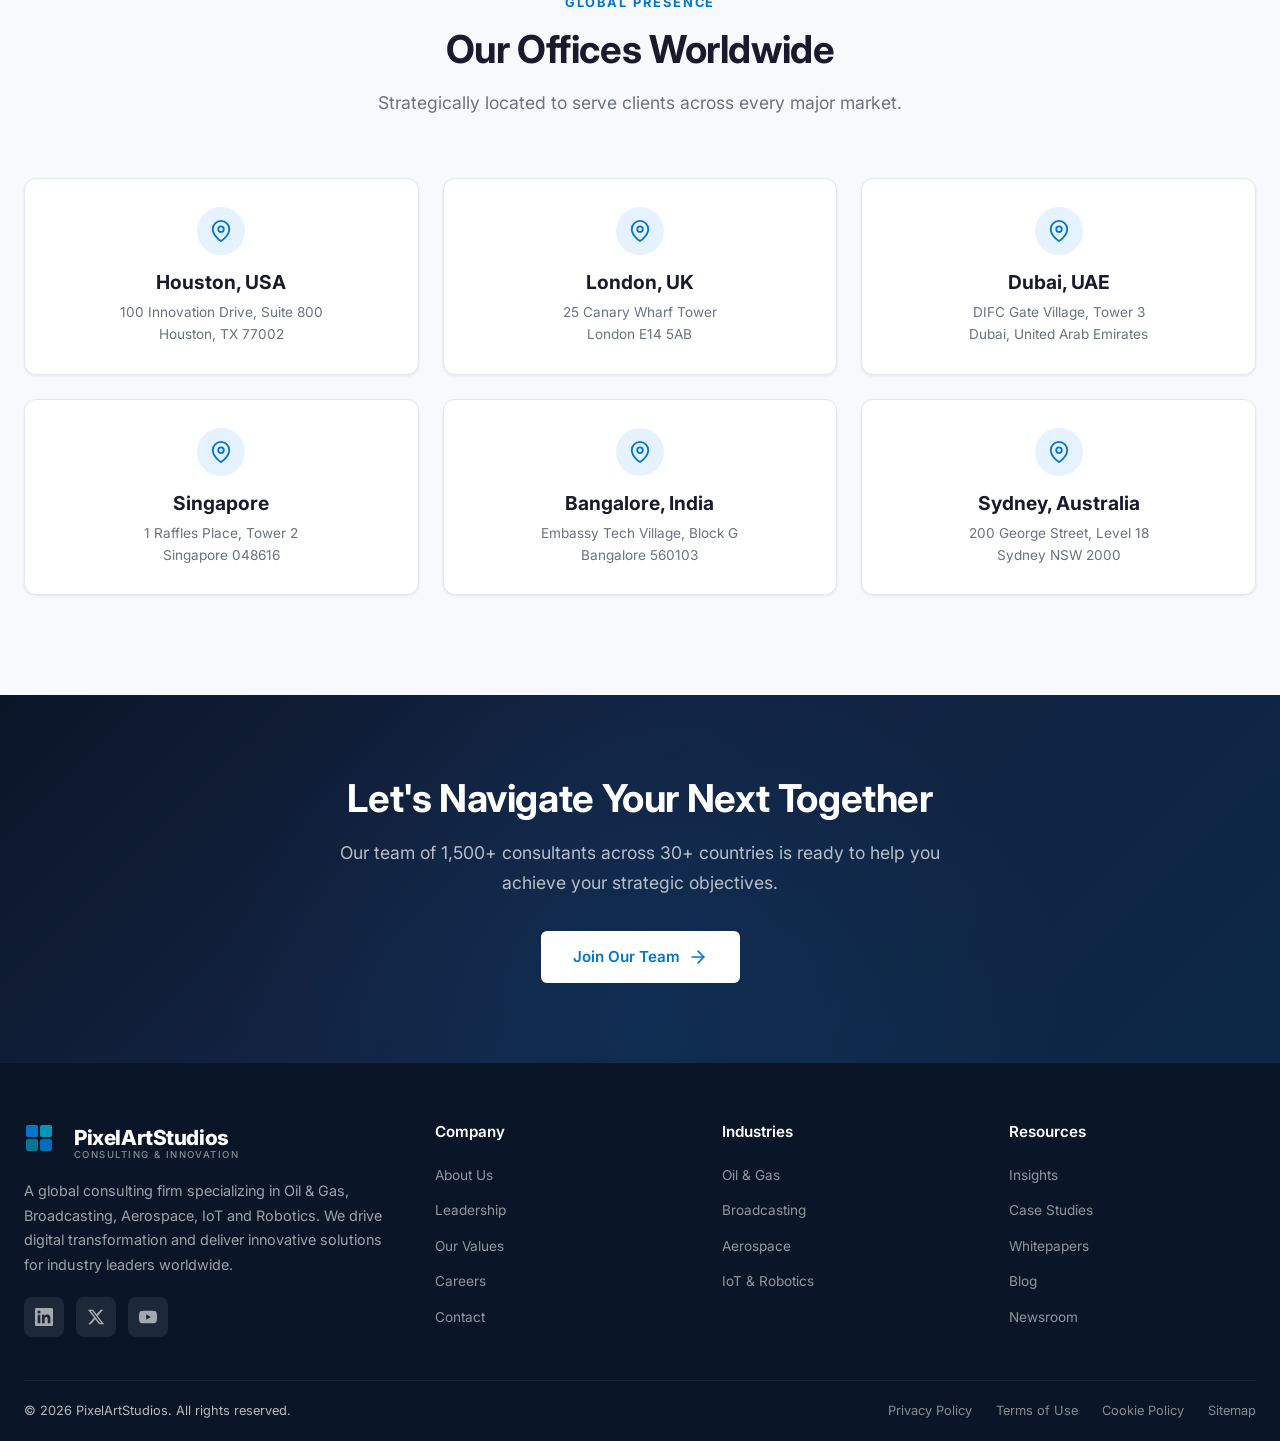
<file: pixelarts/contact.html>
<!DOCTYPE html>
<html lang="en">
<head>
  <meta charset="UTF-8">
  <meta name="viewport" content="width=device-width, initial-scale=1.0">
  <title>Contact Us - PixelArtStudios</title>
  <meta name="description" content="Get in touch with PixelArtStudios. Reach out for consulting inquiries, partnership opportunities, or general questions about our services.">
  <link rel="preconnect" href="https://fonts.googleapis.com">
  <link rel="preconnect" href="https://fonts.gstatic.com" crossorigin>
  <link href="https://fonts.googleapis.com/css2?family=Inter:wght@400;500;600;700;800&display=swap" rel="stylesheet">
  <link rel="stylesheet" href="css/styles.css">
  <link rel="icon" type="image/svg+xml" href="data:image/svg+xml,<svg xmlns='http://www.w3.org/2000/svg' viewBox='0 0 40 40'><rect x='4' y='4' width='10' height='10' rx='2' fill='%230077cc'/><rect x='16' y='4' width='10' height='10' rx='2' fill='%2300b8d9' opacity='0.8'/><rect x='4' y='16' width='10' height='10' rx='2' fill='%2300b8d9' opacity='0.6'/><rect x='16' y='16' width='10' height='10' rx='2' fill='%230077cc' opacity='0.9'/><rect x='28' y='4' width='8' height='8' rx='2' fill='%230077cc' opacity='0.4'/><rect x='28' y='16' width='8' height='8' rx='2' fill='%2300b8d9' opacity='0.3'/></svg>">
</head>
<body>

  <!-- Top Bar -->
  <div class="top-bar">
    <div class="container">
      <span>Global consulting for a digital future</span>
      <div class="top-bar-links">
        <a href="about.html">Investors</a>
        <a href="careers.html">Careers</a>
        <a href="contact.html">Contact</a>
      </div>
    </div>
  </div>

  <!-- Header -->
  <header class="header">
    <nav class="navbar">
      <a href="index.html" class="logo">
        <svg viewBox="0 0 40 40" xmlns="http://www.w3.org/2000/svg">
          <rect x="2" y="2" width="12" height="12" rx="2" fill="#0077cc"/>
          <rect x="16" y="2" width="12" height="12" rx="2" fill="#00b8d9" opacity="0.8"/>
          <rect x="2" y="16" width="12" height="12" rx="2" fill="#00b8d9" opacity="0.6"/>
          <rect x="16" y="16" width="12" height="12" rx="2" fill="#0077cc" opacity="0.9"/>
          <rect x="30" y="2" width="8" height="8" rx="2" fill="#0077cc" opacity="0.4"/>
          <rect x="30" y="14" width="8" height="8" rx="2" fill="#00b8d9" opacity="0.3"/>
          <rect x="2" y="30" width="8" height="8" rx="2" fill="#0077cc" opacity="0.3"/>
          <rect x="14" y="30" width="8" height="8" rx="2" fill="#00b8d9" opacity="0.4"/>
        </svg>
        <div class="logo-text">
          <span class="brand">PixelArtStudios</span>
          <span class="tagline">Consulting &amp; Innovation</span>
        </div>
      </a>
      <div class="nav-links">
        <a href="index.html">Home</a>
        <a href="about.html">About Us</a>
        <a href="index.html#industries">Industries</a>
        <a href="index.html#services">Services</a>
        <a href="careers.html">Careers</a>
        <a href="contact.html" class="active">Contact Us</a>
      </div>
      <a href="contact.html" class="btn btn-primary nav-cta">Get in Touch</a>
      <button class="hamburger" aria-label="Toggle menu">
        <span></span><span></span><span></span>
      </button>
    </nav>
  </header>

  <!-- Mobile Nav -->
  <div class="mobile-nav">
    <div class="mobile-nav-header">
      <a href="index.html" class="logo">
        <svg viewBox="0 0 40 40" width="36" height="36" xmlns="http://www.w3.org/2000/svg">
          <rect x="2" y="2" width="12" height="12" rx="2" fill="#0077cc"/>
          <rect x="16" y="2" width="12" height="12" rx="2" fill="#00b8d9" opacity="0.8"/>
          <rect x="2" y="16" width="12" height="12" rx="2" fill="#00b8d9" opacity="0.6"/>
          <rect x="16" y="16" width="12" height="12" rx="2" fill="#0077cc" opacity="0.9"/>
        </svg>
        <div class="logo-text">
          <span class="brand">PixelArtStudios</span>
        </div>
      </a>
      <button class="mobile-nav-close" aria-label="Close menu">&times;</button>
    </div>
    <div class="mobile-nav-links">
      <a href="index.html">Home</a>
      <a href="about.html">About Us</a>
      <a href="careers.html">Careers</a>
      <a href="contact.html">Contact Us</a>
    </div>
  </div>

  <!-- Page Hero -->
  <section class="page-hero">
    <div class="container">
      <div class="breadcrumb">
        <a href="index.html">Home</a>
        <span>/</span>
        <span class="current">Contact Us</span>
      </div>
      <span class="overline">Get in Touch</span>
      <h1>Let's Start a Conversation</h1>
      <p>Whether you're looking for consulting expertise, exploring partnership opportunities, or have a question about our services -- we'd love to hear from you.</p>
    </div>
  </section>

  <!-- Contact Form + Info -->
  <section class="section">
    <div class="container">
      <div class="contact-grid">

        <!-- Contact Info -->
        <div class="contact-info slide-in-left">
          <h2>How Can We Help?</h2>
          <p>Our team of experts is ready to discuss your challenges and explore how PixelArtStudios can drive value for your organization. Reach out through any of the channels below or fill out the form.</p>

          <div class="contact-methods">
            <div class="contact-method">
              <div class="method-icon">
                <svg viewBox="0 0 24 24" fill="none" stroke="currentColor" stroke-width="2" stroke-linecap="round" stroke-linejoin="round">
                  <path d="M4 4h16c1.1 0 2 .9 2 2v12c0 1.1-.9 2-2 2H4c-1.1 0-2-.9-2-2V6c0-1.1.9-2 2-2z"/>
                  <polyline points="22,6 12,13 2,6"/>
                </svg>
              </div>
              <div>
                <h4>Email Us</h4>
                <p>info@pixelartstudios.com</p>
              </div>
            </div>

            <div class="contact-method">
              <div class="method-icon">
                <svg viewBox="0 0 24 24" fill="none" stroke="currentColor" stroke-width="2" stroke-linecap="round" stroke-linejoin="round">
                  <path d="M22 16.92v3a2 2 0 0 1-2.18 2 19.79 19.79 0 0 1-8.63-3.07 19.5 19.5 0 0 1-6-6 19.79 19.79 0 0 1-3.07-8.67A2 2 0 0 1 4.11 2h3a2 2 0 0 1 2 1.72 12.84 12.84 0 0 0 .7 2.81 2 2 0 0 1-.45 2.11L8.09 9.91a16 16 0 0 0 6 6l1.27-1.27a2 2 0 0 1 2.11-.45 12.84 12.84 0 0 0 2.81.7A2 2 0 0 1 22 16.92z"/>
                </svg>
              </div>
              <div>
                <h4>Call Us</h4>
                <p>+1 (555) 987-6543</p>
              </div>
            </div>

            <div class="contact-method">
              <div class="method-icon">
                <svg viewBox="0 0 24 24" fill="none" stroke="currentColor" stroke-width="2" stroke-linecap="round" stroke-linejoin="round">
                  <path d="M21 10c0 7-9 13-9 13s-9-6-9-13a9 9 0 0 1 18 0z"/>
                  <circle cx="12" cy="10" r="3"/>
                </svg>
              </div>
              <div>
                <h4>Visit Us</h4>
                <p>100 Innovation Drive, Suite 800<br>Houston, TX 77002, USA</p>
              </div>
            </div>

            <div class="contact-method">
              <div class="method-icon">
                <svg viewBox="0 0 24 24" fill="none" stroke="currentColor" stroke-width="2" stroke-linecap="round" stroke-linejoin="round">
                  <circle cx="12" cy="12" r="10"/>
                  <polyline points="12 6 12 12 16 14"/>
                </svg>
              </div>
              <div>
                <h4>Business Hours</h4>
                <p>Monday - Friday: 8:00 AM - 6:00 PM (CST)<br>Saturday - Sunday: Closed</p>
              </div>
            </div>
          </div>
        </div>

        <!-- Contact Form -->
        <div class="contact-form-wrapper slide-in-right">
          <h3>Send Us a Message</h3>
          <form id="contactForm">
            <div class="form-row">
              <div class="form-group">
                <label for="firstName">First Name *</label>
                <input type="text" id="firstName" name="firstName" required placeholder="Enter your first name">
              </div>
              <div class="form-group">
                <label for="lastName">Last Name *</label>
                <input type="text" id="lastName" name="lastName" required placeholder="Enter your last name">
              </div>
            </div>
            <div class="form-row">
              <div class="form-group">
                <label for="email">Email Address *</label>
                <input type="email" id="email" name="email" required placeholder="you@company.com">
              </div>
              <div class="form-group">
                <label for="phone">Phone Number</label>
                <input type="tel" id="phone" name="phone" placeholder="+1 (555) 000-0000">
              </div>
            </div>
            <div class="form-group">
              <label for="company">Company / Organization</label>
              <input type="text" id="company" name="company" placeholder="Your company name">
            </div>
            <div class="form-group">
              <label for="industry">Industry of Interest</label>
              <select id="industry" name="industry">
                <option value="">Select an industry</option>
                <option value="oil-gas">Oil &amp; Gas</option>
                <option value="broadcasting">Broadcasting</option>
                <option value="aerospace">Aerospace</option>
                <option value="iot-robotics">IoT &amp; Robotics</option>
                <option value="other">Other</option>
              </select>
            </div>
            <div class="form-group">
              <label for="message">Message *</label>
              <textarea id="message" name="message" required placeholder="Tell us about your project or inquiry..."></textarea>
            </div>
            <div class="form-submit">
              <button type="submit" class="btn btn-primary" style="width: 100%; justify-content: center;">
                Send Message
                <svg class="btn-icon" viewBox="0 0 24 24" fill="none" stroke="currentColor" stroke-width="2" stroke-linecap="round" stroke-linejoin="round"><line x1="22" y1="2" x2="11" y2="13"></line><polygon points="22 2 15 22 11 13 2 9 22 2"></polygon></svg>
              </button>
            </div>
          </form>
        </div>

      </div>
    </div>
  </section>

  <!-- Global Offices -->
  <section class="section section-alt">
    <div class="container">
      <div class="section-header fade-in">
        <span class="overline">Global Presence</span>
        <h2>Our Offices Worldwide</h2>
        <p>Strategically located to serve clients across every major market.</p>
      </div>
      <div class="offices-grid">
        <div class="office-card fade-in delay-1">
          <div class="office-icon">
            <svg viewBox="0 0 24 24" fill="none" stroke="currentColor" stroke-width="2" stroke-linecap="round" stroke-linejoin="round">
              <path d="M21 10c0 7-9 13-9 13s-9-6-9-13a9 9 0 0 1 18 0z"/>
              <circle cx="12" cy="10" r="3"/>
            </svg>
          </div>
          <h4>Houston, USA</h4>
          <p>100 Innovation Drive, Suite 800<br>Houston, TX 77002</p>
        </div>
        <div class="office-card fade-in delay-2">
          <div class="office-icon">
            <svg viewBox="0 0 24 24" fill="none" stroke="currentColor" stroke-width="2" stroke-linecap="round" stroke-linejoin="round">
              <path d="M21 10c0 7-9 13-9 13s-9-6-9-13a9 9 0 0 1 18 0z"/>
              <circle cx="12" cy="10" r="3"/>
            </svg>
          </div>
          <h4>London, UK</h4>
          <p>25 Canary Wharf Tower<br>London E14 5AB</p>
        </div>
        <div class="office-card fade-in delay-3">
          <div class="office-icon">
            <svg viewBox="0 0 24 24" fill="none" stroke="currentColor" stroke-width="2" stroke-linecap="round" stroke-linejoin="round">
              <path d="M21 10c0 7-9 13-9 13s-9-6-9-13a9 9 0 0 1 18 0z"/>
              <circle cx="12" cy="10" r="3"/>
            </svg>
          </div>
          <h4>Dubai, UAE</h4>
          <p>DIFC Gate Village, Tower 3<br>Dubai, United Arab Emirates</p>
        </div>
        <div class="office-card fade-in delay-4">
          <div class="office-icon">
            <svg viewBox="0 0 24 24" fill="none" stroke="currentColor" stroke-width="2" stroke-linecap="round" stroke-linejoin="round">
              <path d="M21 10c0 7-9 13-9 13s-9-6-9-13a9 9 0 0 1 18 0z"/>
              <circle cx="12" cy="10" r="3"/>
            </svg>
          </div>
          <h4>Singapore</h4>
          <p>1 Raffles Place, Tower 2<br>Singapore 048616</p>
        </div>
        <div class="office-card fade-in delay-5">
          <div class="office-icon">
            <svg viewBox="0 0 24 24" fill="none" stroke="currentColor" stroke-width="2" stroke-linecap="round" stroke-linejoin="round">
              <path d="M21 10c0 7-9 13-9 13s-9-6-9-13a9 9 0 0 1 18 0z"/>
              <circle cx="12" cy="10" r="3"/>
            </svg>
          </div>
          <h4>Bangalore, India</h4>
          <p>Embassy Tech Village, Block G<br>Bangalore 560103</p>
        </div>
        <div class="office-card fade-in delay-5">
          <div class="office-icon">
            <svg viewBox="0 0 24 24" fill="none" stroke="currentColor" stroke-width="2" stroke-linecap="round" stroke-linejoin="round">
              <path d="M21 10c0 7-9 13-9 13s-9-6-9-13a9 9 0 0 1 18 0z"/>
              <circle cx="12" cy="10" r="3"/>
            </svg>
          </div>
          <h4>Sydney, Australia</h4>
          <p>200 George Street, Level 18<br>Sydney NSW 2000</p>
        </div>
      </div>
    </div>
  </section>

  <!-- CTA -->
  <section class="cta-banner">
    <div class="container fade-in">
      <h2>Let's Navigate Your Next Together</h2>
      <p>Our team of 1,500+ consultants across 30+ countries is ready to help you achieve your strategic objectives.</p>
      <a href="careers.html" class="btn btn-white">
        Join Our Team
        <svg class="btn-icon" viewBox="0 0 24 24" fill="none" stroke="currentColor" stroke-width="2" stroke-linecap="round" stroke-linejoin="round"><line x1="5" y1="12" x2="19" y2="12"></line><polyline points="12 5 19 12 12 19"></polyline></svg>
      </a>
    </div>
  </section>

  <!-- Footer -->
  <footer class="footer">
    <div class="container">
      <div class="footer-grid">
        <div class="footer-brand">
          <a href="index.html" class="logo">
            <svg viewBox="0 0 40 40" width="36" height="36" xmlns="http://www.w3.org/2000/svg">
              <rect x="2" y="2" width="12" height="12" rx="2" fill="#0077cc"/>
              <rect x="16" y="2" width="12" height="12" rx="2" fill="#00b8d9" opacity="0.8"/>
              <rect x="2" y="16" width="12" height="12" rx="2" fill="#00b8d9" opacity="0.6"/>
              <rect x="16" y="16" width="12" height="12" rx="2" fill="#0077cc" opacity="0.9"/>
            </svg>
            <div class="logo-text">
              <span class="brand">PixelArtStudios</span>
              <span class="tagline">Consulting &amp; Innovation</span>
            </div>
          </a>
          <p>A global consulting firm specializing in Oil &amp; Gas, Broadcasting, Aerospace, IoT and Robotics. We drive digital transformation and deliver innovative solutions for industry leaders worldwide.</p>
          <div class="footer-social">
            <a href="#" aria-label="LinkedIn">
              <svg viewBox="0 0 24 24" fill="currentColor"><path d="M20.447 20.452h-3.554v-5.569c0-1.328-.027-3.037-1.852-3.037-1.853 0-2.136 1.445-2.136 2.939v5.667H9.351V9h3.414v1.561h.046c.477-.9 1.637-1.85 3.37-1.85 3.601 0 4.267 2.37 4.267 5.455v6.286zM5.337 7.433a2.062 2.062 0 01-2.063-2.065 2.064 2.064 0 112.063 2.065zm1.782 13.019H3.555V9h3.564v11.452zM22.225 0H1.771C.792 0 0 .774 0 1.729v20.542C0 23.227.792 24 1.771 24h20.451C23.2 24 24 23.227 24 22.271V1.729C24 .774 23.2 0 22.222 0h.003z"/></svg>
            </a>
            <a href="#" aria-label="Twitter/X">
              <svg viewBox="0 0 24 24" fill="currentColor"><path d="M18.244 2.25h3.308l-7.227 8.26 8.502 11.24H16.17l-5.214-6.817L4.99 21.75H1.68l7.73-8.835L1.254 2.25H8.08l4.713 6.231zm-1.161 17.52h1.833L7.084 4.126H5.117z"/></svg>
            </a>
            <a href="#" aria-label="YouTube">
              <svg viewBox="0 0 24 24" fill="currentColor"><path d="M23.498 6.186a3.016 3.016 0 00-2.122-2.136C19.505 3.545 12 3.545 12 3.545s-7.505 0-9.377.505A3.017 3.017 0 00.502 6.186C0 8.07 0 12 0 12s0 3.93.502 5.814a3.016 3.016 0 002.122 2.136c1.871.505 9.376.505 9.376.505s7.505 0 9.377-.505a3.015 3.015 0 002.122-2.136C24 15.93 24 12 24 12s0-3.93-.502-5.814zM9.545 15.568V8.432L15.818 12l-6.273 3.568z"/></svg>
            </a>
          </div>
        </div>
        <div class="footer-col">
          <h4>Company</h4>
          <ul>
            <li><a href="about.html">About Us</a></li>
            <li><a href="about.html#leadership">Leadership</a></li>
            <li><a href="about.html#values">Our Values</a></li>
            <li><a href="careers.html">Careers</a></li>
            <li><a href="contact.html">Contact</a></li>
          </ul>
        </div>
        <div class="footer-col">
          <h4>Industries</h4>
          <ul>
            <li><a href="#">Oil &amp; Gas</a></li>
            <li><a href="#">Broadcasting</a></li>
            <li><a href="#">Aerospace</a></li>
            <li><a href="#">IoT &amp; Robotics</a></li>
          </ul>
        </div>
        <div class="footer-col">
          <h4>Resources</h4>
          <ul>
            <li><a href="#">Insights</a></li>
            <li><a href="#">Case Studies</a></li>
            <li><a href="#">Whitepapers</a></li>
            <li><a href="#">Blog</a></li>
            <li><a href="#">Newsroom</a></li>
          </ul>
        </div>
      </div>
      <div class="footer-bottom">
        <span>&copy; 2026 PixelArtStudios. All rights reserved.</span>
        <div class="footer-bottom-links">
          <a href="#">Privacy Policy</a>
          <a href="#">Terms of Use</a>
          <a href="#">Cookie Policy</a>
          <a href="#">Sitemap</a>
        </div>
      </div>
    </div>
  </footer>

  <script src="js/main.js"></script>
</body>
</html>
</file>
<file: hopefaith/css/styles.css>
@import url('https://fonts.googleapis.com/css2?family=Inter:wght@300;400;500;600;700&display=swap');

:root {
  --color-cream: #FDFBF7;
  --color-cream-alt: #F4EBE1;
  --color-brown-light: #D4A373;
  --color-brown-medium: #A67C52;
  --color-brown-dark: #6B4E31;
  --color-text-main: #3E2723;
  --color-text-light: #795C46;
  --color-white: #ffffff;
  
  --font-main: 'Inter', sans-serif;
  --transition-normal: 0.3s ease;
  --shadow-subtle: 0 10px 30px rgba(107, 78, 49, 0.08);
  --shadow-hover: 0 15px 40px rgba(107, 78, 49, 0.15);
}

* {
  margin: 0;
  padding: 0;
  box-sizing: border-box;
}

html {
  scroll-behavior: smooth;
}

body {
  font-family: var(--font-main);
  background-color: var(--color-cream);
  color: var(--color-text-main);
  line-height: 1.6;
  overflow-x: hidden;
}

.container {
  max-width: 1200px;
  margin: 0 auto;
  padding: 0 2rem;
}

/* Typography */
h1, h2, h3, h4 {
  font-weight: 700;
  color: var(--color-text-main);
  margin-bottom: 1rem;
}

h2 {
  font-size: 2.5rem;
  text-align: center;
  margin-bottom: 3rem;
  position: relative;
}

h2::after {
  content: '';
  position: absolute;
  bottom: -10px;
  left: 50%;
  transform: translateX(-50%);
  width: 60px;
  height: 3px;
  background-color: var(--color-brown-medium);
  border-radius: 2px;
}

p {
  color: var(--color-text-light);
  margin-bottom: 1rem;
}

.btn {
  display: inline-block;
  padding: 0.8rem 2rem;
  border-radius: 50px;
  text-decoration: none;
  font-weight: 600;
  transition: var(--transition-normal);
  cursor: pointer;
  border: none;
}

.btn-primary {
  background-color: var(--color-brown-medium);
  color: var(--color-white);
  box-shadow: var(--shadow-subtle);
}

.btn-primary:hover {
  background-color: var(--color-brown-dark);
  transform: translateY(-2px);
  box-shadow: var(--shadow-hover);
}

.btn-secondary {
  background-color: transparent;
  color: var(--color-text-main);
  border: 2px solid var(--color-text-main);
}

.btn-secondary:hover {
  background-color: var(--color-text-main);
  color: var(--color-cream);
}

/* Navbar */
header {
  position: fixed;
  top: 0;
  left: 0;
  width: 100%;
  z-index: 1000;
  padding: 1.2rem 0;
  transition: var(--transition-normal);
  background: rgba(253, 251, 247, 0.8);
  backdrop-filter: blur(12px);
  -webkit-backdrop-filter: blur(12px);
  border-bottom: 1px solid rgba(166, 124, 82, 0.1);
}

header.scrolled {
  padding: 0.8rem 0;
  background: rgba(253, 251, 247, 0.95);
  box-shadow: 0 4px 20px rgba(0,0,0,0.05);
}

nav {
  display: flex;
  justify-content: space-between;
  align-items: center;
  max-width: 1200px;
  margin: 0 auto;
  padding: 0 2rem;
}

.logo {
  font-size: 1.6rem;
  font-weight: 700;
  color: var(--color-brown-dark);
  text-decoration: none;
  display: flex;
  align-items: center;
  gap: 0.5rem;
}

.nav-links {
  display: flex;
  list-style: none;
  gap: 2rem;
}

.nav-links a {
  text-decoration: none;
  color: var(--color-text-main);
  font-weight: 500;
  font-size: 1rem;
  transition: var(--transition-normal);
  position: relative;
}

.nav-links a::after {
  content: '';
  position: absolute;
  bottom: -4px;
  left: 0;
  width: 0;
  height: 2px;
  background-color: var(--color-brown-medium);
  transition: var(--transition-normal);
}

.nav-links a:hover, .nav-links a.active {
  color: var(--color-brown-medium);
}

.nav-links a:hover::after, .nav-links a.active::after {
  width: 100%;
}

/* Hero Section */
.hero {
  min-height: 100vh;
  display: flex;
  align-items: center;
  position: relative;
  padding-top: 80px;
  overflow: hidden;
}

.hero-bg {
  position: absolute;
  top: 0;
  left: 0;
  width: 100%;
  height: 100%;
  background-image: url('../assets/images/hero_image_charity.png');
  background-size: cover;
  background-position: center;
  z-index: -2;
}

.hero-overlay {
  position: absolute;
  top: 0;
  left: 0;
  width: 100%;
  height: 100%;
  background: linear-gradient(135deg, rgba(253, 251, 247, 0.9) 0%, rgba(244, 235, 225, 0.7) 100%);
  z-index: -1;
}

.hero-content {
  max-width: 600px;
  animation: fadeUp 1s ease forwards;
}

.hero-content h1 {
  font-size: 3.2rem;
  line-height: 1.1;
  margin-bottom: 1.5rem;
  color: var(--color-brown-dark);
}

.hero-content p {
  font-size: 1.25rem;
  margin-bottom: 2.5rem;
  color: var(--color-text-main);
}

.hero-buttons {
  display: flex;
  gap: 1rem;
}

/* About Section */
.about {
  padding: 6rem 0;
  background-color: var(--color-cream);
}

.about-grid {
  display: grid;
  grid-template-columns: 1fr 1fr;
  gap: 4rem;
  align-items: center;
}

.about-image {
  position: relative;
  border-radius: 20px;
  overflow: hidden;
  box-shadow: var(--shadow-hover);
}

.about-image img {
  width: 100%;
  height: auto;
  display: block;
  transition: transform 0.5s ease;
}

.about-image:hover img {
  transform: scale(1.03);
}

.about-content h2 {
  text-align: left;
}

.about-content h2::after {
  left: 0;
  transform: none;
}

.about-content-text {
  font-size: 1.1rem;
}

/* Testimonials Section */
.testimonials {
  padding: 6rem 0;
  background-color: var(--color-cream-alt);
}

.testimonials-grid {
  display: grid;
  grid-template-columns: repeat(auto-fit, minmax(300px, 1fr));
  gap: 2rem;
  margin-top: 3rem;
}

.testimonial-card {
  background: var(--color-white);
  padding: 2.5rem;
  border-radius: 16px;
  box-shadow: var(--shadow-subtle);
  transition: var(--transition-normal);
  position: relative;
}

.testimonial-card:hover {
  transform: translateY(-5px);
  box-shadow: var(--shadow-hover);
}

.quote-icon {
  font-size: 3rem;
  color: var(--color-brown-light);
  opacity: 0.3;
  position: absolute;
  top: 1rem;
  right: 1.5rem;
}

.testimonial-text {
  font-style: italic;
  margin-bottom: 2rem;
  position: relative;
  z-index: 1;
}

.testimonial-author {
  display: flex;
  align-items: center;
  gap: 1rem;
}

.author-image {
  width: 60px;
  height: 60px;
  border-radius: 50%;
  object-fit: cover;
  border: 3px solid var(--color-cream-alt);
}

.author-info h4 {
  margin: 0;
  font-size: 1.1rem;
}

.author-info p {
  margin: 0;
  font-size: 0.9rem;
  color: var(--color-brown-medium);
}

/* Gallery Section */
.gallery {
  padding: 6rem 0;
  background-color: var(--color-cream);
}

.gallery-grid {
  display: grid;
  grid-template-columns: repeat(2, 1fr);
  gap: 1.5rem;
}

.gallery-item {
  position: relative;
  border-radius: 16px;
  overflow: hidden;
  height: 350px;
}

.gallery-item img {
  width: 100%;
  height: 100%;
  object-fit: cover;
  transition: transform 0.6s ease;
}

.gallery-overlay {
  position: absolute;
  inset: 0;
  background: linear-gradient(to top, rgba(107, 78, 49, 0.8), rgba(107, 78, 49, 0));
  opacity: 0;
  transition: var(--transition-normal);
  display: flex;
  align-items: flex-end;
  padding: 2rem;
}

.gallery-overlay h3 {
  color: var(--color-white);
  transform: translateY(20px);
  transition: var(--transition-normal);
  font-size: 1.5rem;
}

.gallery-item:hover img {
  transform: scale(1.05);
}

.gallery-item:hover .gallery-overlay {
  opacity: 1;
}

.gallery-item:hover .gallery-overlay h3 {
  transform: translateY(0);
}

/* Contact Section */
.contact {
  padding: 6rem 0;
  background-color: var(--color-cream-alt);
}

.contact-container {
  display: grid;
  grid-template-columns: 1fr 1fr;
  gap: 4rem;
  background: var(--color-white);
  border-radius: 24px;
  overflow: hidden;
  box-shadow: var(--shadow-subtle);
}

.contact-info {
  background-color: var(--color-brown-dark);
  color: var(--color-white);
  padding: 4rem;
}

.contact-info h3 {
  color: var(--color-white);
  font-size: 2rem;
  margin-bottom: 1.5rem;
}

.contact-info p {
  color: rgba(255, 255, 255, 0.8);
}

.contact-details {
  margin-top: 3rem;
  display: flex;
  flex-direction: column;
  gap: 1.5rem;
}

.contact-item {
  display: flex;
  align-items: center;
  gap: 1rem;
}

.contact-form {
  padding: 4rem;
}

.form-group {
  margin-bottom: 1.5rem;
}

.form-control {
  width: 100%;
  padding: 1rem 1.2rem;
  border: 1px solid var(--color-cream-alt);
  border-radius: 12px;
  background-color: var(--color-cream);
  font-family: var(--font-main);
  font-size: 1rem;
  transition: var(--transition-normal);
  color: var(--color-text-main);
}

.form-control:focus {
  outline: none;
  border-color: var(--color-brown-medium);
  box-shadow: 0 0 0 4px rgba(166, 124, 82, 0.1);
}

textarea.form-control {
  min-height: 150px;
  resize: vertical;
}

.phone-input-group {
  display: flex;
  gap: 0.75rem;
}

.country-code-select {
  width: 42%;
  min-width: 140px;
  cursor: pointer;
  background-image: url("data:image/svg+xml,%3Csvg xmlns='http://www.w3.org/2000/svg' width='12' height='12' viewBox='0 0 24 24' fill='none' stroke='%233E2723' stroke-width='2' stroke-linecap='round' stroke-linejoin='round'%3E%3Cpolyline points='6 9 12 15 18 9'%3E%3C/polyline%3E%3C/svg%3E");
  background-repeat: no-repeat;
  background-position: right 1rem center;
  appearance: none;
  -webkit-appearance: none;
  -moz-appearance: none;
  padding-right: 2.2rem;
}

.phone-input-group input {
  flex: 1;
}

/* Donate Section & QR Code Styling */
.donate-grid {
  display: grid;
  grid-template-columns: repeat(auto-fit, minmax(320px, 1fr));
  gap: 2rem;
  max-width: 960px;
  margin: 2.5rem auto 0 auto;
  align-items: stretch;
}

.donate-card {
  background: var(--color-white);
  padding: 2.5rem 2rem;
  border-radius: 24px;
  box-shadow: var(--shadow-subtle);
  border: 1px solid var(--color-cream-alt);
  transition: var(--transition-normal);
  display: flex;
  flex-direction: column;
  align-items: center;
  text-align: center;
  box-sizing: border-box;
}

.donate-card:hover {
  box-shadow: var(--shadow-hover);
  transform: translateY(-4px);
}

.donate-qr-img {
  width: 100%;
  max-width: 230px;
  height: auto;
  border-radius: 16px;
  display: block;
  margin: 0.5rem auto 1.2rem auto;
  box-shadow: 0 4px 15px rgba(0, 0, 0, 0.08);
}

.upi-id-box {
  background-color: var(--color-cream);
  border: 1.5px dashed var(--color-brown-medium);
  padding: 0.75rem 1rem;
  border-radius: 12px;
  display: flex;
  align-items: center;
  justify-content: space-between;
  gap: 0.5rem;
  font-weight: 600;
  color: var(--color-text-main);
  font-size: 0.95rem;
  margin-top: auto;
  width: 100%;
  box-sizing: border-box;
}

.upi-id-box button, .copy-sm-btn {
  background: var(--color-brown-medium);
  color: var(--color-white);
  border: none;
  padding: 0.4rem 0.8rem;
  border-radius: 8px;
  cursor: pointer;
  font-size: 0.85rem;
  font-weight: 600;
  transition: var(--transition-normal);
  white-space: nowrap;
}

.upi-id-box button:hover, .copy-sm-btn:hover {
  background: var(--color-brown-dark);
}

.bank-details-list {
  list-style: none;
  padding: 0;
  margin: 1.2rem 0 0 0;
  text-align: left;
  width: 100%;
  flex: 1;
  display: flex;
  flex-direction: column;
  justify-content: space-between;
}

.bank-details-list li {
  padding: 0.75rem 0;
  border-bottom: 1px solid var(--color-cream-alt);
}

.bank-details-list li:last-child {
  border-bottom: none;
}

.bank-details-list .label {
  font-size: 0.8rem;
  text-transform: uppercase;
  letter-spacing: 0.5px;
  color: var(--color-brown-medium);
  font-weight: 600;
  display: block;
  margin-bottom: 0.2rem;
}

.bank-details-list .value {
  font-size: 0.95rem;
  font-weight: 700;
  color: var(--color-text-main);
  display: flex;
  justify-content: space-between;
  align-items: center;
}

/* Footer */
footer {
  background-color: var(--color-text-main);
  color: var(--color-white);
  padding: 3rem 0;
  text-align: center;
}

footer p {
  color: rgba(255, 255, 255, 0.6);
  margin: 0;
}

/* Case Studies Styles */
.cs-grid {
  display: grid;
  grid-template-columns: repeat(auto-fit, minmax(300px, 1fr));
  gap: 2rem;
}

.cs-tile {
  background: var(--color-white);
  border-radius: 16px;
  overflow: hidden;
  box-shadow: var(--shadow-subtle);
  transition: var(--transition-normal);
}

.cs-tile:hover {
  transform: translateY(-5px);
  box-shadow: var(--shadow-hover);
}

.cs-tile img {
  width: 100%;
  height: 220px;
  object-fit: cover;
}

.cs-tile-content {
  padding: 1.5rem;
}

.cs-tile-content h3 {
  color: var(--color-brown-dark);
  margin-bottom: 0.5rem;
}

.cs-tile-content p {
  font-size: 0.95rem;
  margin-bottom: 1.5rem;
}

.cs-detail-box {
  background: var(--color-white);
  padding: 3rem;
  border-radius: 20px;
  box-shadow: var(--shadow-subtle);
  margin-bottom: 3rem;
}

.cs-detail-box h2 {
  text-align: left;
  color: var(--color-brown-dark);
}

.cs-detail-box h2::after {
  left: 0;
  transform: none;
}

.cs-detail-flex {
  display: grid;
  grid-template-columns: 1fr 1fr;
  gap: 2rem;
  margin-bottom: 2rem;
}

.cs-detail-flex h4, .cs-impact h4 {
  color: var(--color-brown-medium);
  font-size: 1.2rem;
}

.cs-impact {
  background: var(--color-cream);
  padding: 2rem;
  border-radius: 12px;
  border-left: 4px solid var(--color-brown-medium);
}

.cs-divider {
  border: 0;
  height: 1px;
  background-image: linear-gradient(to right, rgba(166,124,82,0), rgba(166,124,82,0.5), rgba(166,124,82,0));
  margin: 3rem 0;
}

@media (max-width: 768px) {
  .cs-detail-flex {
    grid-template-columns: 1fr;
  }
}

/* Animations */
.reveal {
  opacity: 0;
  transform: translateY(30px);
  transition: all 0.8s ease;
}

.reveal.active {
  opacity: 1;
  transform: translateY(0);
}

@keyframes fadeUp {
  from {
    opacity: 0;
    transform: translateY(20px);
  }
  to {
    opacity: 1;
    transform: translateY(0);
  }
}

/* Responsive */
@media (max-width: 992px) {
  .about-grid, .contact-container {
    grid-template-columns: 1fr;
  }
  .contact-container {
    max-width: 600px;
    margin: 0 auto;
  }
  .hero-content h1 {
    font-size: 2.5rem;
  }
}

@media (max-width: 768px) {
  .nav-links {
    display: none; /* In a real app we'd add a hamburger menu */
  }
  .hero-content h1 {
    font-size: 2rem;
  }
  .gallery-grid {
    grid-template-columns: 1fr;
  }
  .contact-info, .contact-form {
    padding: 2.5rem;
  }
}
</file>
<file: pixelarts/css/styles.css>
/* ============================================
   PixelArtStudios - Professional Stylesheet
   ============================================ */

/* ---------- CSS Variables ---------- */
:root {
  --primary: #0a1628;
  --primary-light: #132240;
  --accent: #0077cc;
  --accent-hover: #005fa3;
  --accent-light: #e6f2ff;
  --secondary: #00b8d9;
  --text-dark: #1a1a2e;
  --text-medium: #4a4a6a;
  --text-light: #6b7280;
  --white: #ffffff;
  --off-white: #f8f9fc;
  --border: #e2e8f0;
  --gradient-hero: linear-gradient(135deg, #0a1628 0%, #132240 40%, #0d2847 100%);
  --gradient-accent: linear-gradient(135deg, #0077cc 0%, #00b8d9 100%);
  --shadow-sm: 0 1px 3px rgba(0,0,0,0.08);
  --shadow-md: 0 4px 12px rgba(0,0,0,0.1);
  --shadow-lg: 0 10px 30px rgba(0,0,0,0.12);
  --shadow-xl: 0 20px 50px rgba(0,0,0,0.15);
  --radius: 8px;
  --radius-lg: 12px;
  --transition: all 0.3s ease;
  --font-primary: 'Inter', -apple-system, BlinkMacSystemFont, 'Segoe UI', Roboto, sans-serif;
  --max-width: 1280px;
}

/* ---------- Reset & Base ---------- */
*,
*::before,
*::after {
  margin: 0;
  padding: 0;
  box-sizing: border-box;
}

html {
  scroll-behavior: smooth;
  font-size: 16px;
}

body {
  font-family: var(--font-primary);
  color: var(--text-dark);
  line-height: 1.6;
  background: var(--white);
  -webkit-font-smoothing: antialiased;
  -moz-osx-font-smoothing: grayscale;
}

a {
  text-decoration: none;
  color: inherit;
  transition: var(--transition);
}

ul {
  list-style: none;
}

img {
  max-width: 100%;
  height: auto;
  display: block;
}

.container {
  max-width: var(--max-width);
  margin: 0 auto;
  padding: 0 24px;
}

/* ---------- Typography ---------- */
h1, h2, h3, h4, h5, h6 {
  font-weight: 700;
  line-height: 1.2;
  color: var(--text-dark);
}

h1 { font-size: 3.2rem; letter-spacing: -0.02em; }
h2 { font-size: 2.4rem; letter-spacing: -0.01em; }
h3 { font-size: 1.5rem; }
h4 { font-size: 1.2rem; }

p {
  color: var(--text-medium);
  line-height: 1.75;
}

/* ---------- Buttons ---------- */
.btn {
  display: inline-flex;
  align-items: center;
  gap: 8px;
  padding: 14px 32px;
  border-radius: 6px;
  font-size: 0.95rem;
  font-weight: 600;
  cursor: pointer;
  transition: var(--transition);
  border: none;
  font-family: var(--font-primary);
}

.btn-primary {
  background: var(--accent);
  color: var(--white);
}

.btn-primary:hover {
  background: var(--accent-hover);
  transform: translateY(-2px);
  box-shadow: var(--shadow-md);
}

.btn-secondary {
  background: transparent;
  color: var(--white);
  border: 2px solid rgba(255,255,255,0.4);
}

.btn-secondary:hover {
  border-color: var(--white);
  background: rgba(255,255,255,0.1);
}

.btn-outline {
  background: transparent;
  color: var(--accent);
  border: 2px solid var(--accent);
}

.btn-outline:hover {
  background: var(--accent);
  color: var(--white);
  transform: translateY(-2px);
}

.btn-white {
  background: var(--white);
  color: var(--accent);
}

.btn-white:hover {
  background: var(--off-white);
  transform: translateY(-2px);
  box-shadow: var(--shadow-md);
}

.btn-icon {
  width: 20px;
  height: 20px;
  transition: transform 0.3s ease;
}

.btn:hover .btn-icon {
  transform: translateX(4px);
}

/* ---------- Top Bar ---------- */
.top-bar {
  background: var(--primary);
  padding: 8px 0;
  font-size: 0.8rem;
  color: rgba(255,255,255,0.7);
  border-bottom: 1px solid rgba(255,255,255,0.08);
}

.top-bar .container {
  display: flex;
  justify-content: space-between;
  align-items: center;
}

.top-bar a {
  color: rgba(255,255,255,0.7);
}

.top-bar a:hover {
  color: var(--white);
}

.top-bar-links {
  display: flex;
  gap: 24px;
}

/* ---------- Header / Navbar ---------- */
.header {
  background: var(--white);
  position: sticky;
  top: 0;
  z-index: 1000;
  box-shadow: var(--shadow-sm);
  transition: var(--transition);
}

.header.scrolled {
  box-shadow: var(--shadow-md);
}

.navbar {
  display: flex;
  align-items: center;
  justify-content: space-between;
  padding: 0 24px;
  max-width: var(--max-width);
  margin: 0 auto;
  height: 72px;
}

.logo {
  display: flex;
  align-items: center;
  gap: 10px;
  font-size: 1.4rem;
  font-weight: 800;
  color: var(--primary);
}

.logo svg {
  width: 40px;
  height: 40px;
}

.logo-text {
  display: flex;
  flex-direction: column;
  line-height: 1.1;
}

.logo-text .brand {
  font-size: 1.3rem;
  font-weight: 800;
  color: var(--primary);
  letter-spacing: -0.02em;
}

.logo-text .tagline {
  font-size: 0.6rem;
  font-weight: 500;
  color: var(--text-light);
  text-transform: uppercase;
  letter-spacing: 0.15em;
}

.nav-links {
  display: flex;
  align-items: center;
  gap: 4px;
}

.nav-links a {
  padding: 8px 18px;
  font-size: 0.9rem;
  font-weight: 500;
  color: var(--text-medium);
  border-radius: 6px;
  position: relative;
}

.nav-links a:hover,
.nav-links a.active {
  color: var(--accent);
  background: var(--accent-light);
}

.nav-links a.active::after {
  content: '';
  position: absolute;
  bottom: -22px;
  left: 18px;
  right: 18px;
  height: 3px;
  background: var(--accent);
  border-radius: 3px 3px 0 0;
}

.nav-cta {
  margin-left: 12px;
}

.hamburger {
  display: none;
  flex-direction: column;
  gap: 5px;
  cursor: pointer;
  padding: 8px;
  border: none;
  background: none;
}

.hamburger span {
  width: 24px;
  height: 2px;
  background: var(--text-dark);
  transition: var(--transition);
  border-radius: 2px;
}

/* ---------- Mobile Nav Overlay ---------- */
.mobile-nav {
  display: none;
  position: fixed;
  top: 0;
  left: 0;
  right: 0;
  bottom: 0;
  background: var(--white);
  z-index: 2000;
  flex-direction: column;
  padding: 24px;
  opacity: 0;
  transform: translateY(-20px);
  transition: all 0.3s ease;
}

.mobile-nav.open {
  display: flex;
  opacity: 1;
  transform: translateY(0);
}

.mobile-nav-header {
  display: flex;
  justify-content: space-between;
  align-items: center;
  margin-bottom: 40px;
}

.mobile-nav-close {
  background: none;
  border: none;
  font-size: 2rem;
  cursor: pointer;
  color: var(--text-dark);
  width: 44px;
  height: 44px;
  display: flex;
  align-items: center;
  justify-content: center;
}

.mobile-nav-links {
  display: flex;
  flex-direction: column;
  gap: 8px;
}

.mobile-nav-links a {
  font-size: 1.3rem;
  font-weight: 600;
  padding: 14px 0;
  color: var(--text-dark);
  border-bottom: 1px solid var(--border);
}

.mobile-nav-links a:hover {
  color: var(--accent);
}

/* ---------- Hero Section ---------- */
.hero {
  background: var(--gradient-hero);
  padding: 100px 0 120px;
  position: relative;
  overflow: hidden;
  min-height: 600px;
  display: flex;
  align-items: center;
}

.hero::before {
  content: '';
  position: absolute;
  top: -50%;
  right: -20%;
  width: 800px;
  height: 800px;
  background: radial-gradient(circle, rgba(0,119,204,0.15) 0%, transparent 70%);
  border-radius: 50%;
}

.hero::after {
  content: '';
  position: absolute;
  bottom: -30%;
  left: -10%;
  width: 600px;
  height: 600px;
  background: radial-gradient(circle, rgba(0,184,217,0.1) 0%, transparent 70%);
  border-radius: 50%;
}

.hero-grid {
  display: grid;
  grid-template-columns: 1fr 1fr;
  gap: 60px;
  align-items: center;
  position: relative;
  z-index: 1;
}

.hero h1 {
  color: var(--white);
  font-size: 3.5rem;
  margin-bottom: 20px;
  line-height: 1.1;
}

.hero h1 span {
  background: var(--gradient-accent);
  -webkit-background-clip: text;
  -webkit-text-fill-color: transparent;
  background-clip: text;
}

.hero p {
  color: rgba(255,255,255,0.75);
  font-size: 1.15rem;
  margin-bottom: 36px;
  max-width: 520px;
  line-height: 1.8;
}

.hero-buttons {
  display: flex;
  gap: 16px;
  flex-wrap: wrap;
}

.hero-visual {
  display: flex;
  justify-content: center;
  align-items: center;
}

.hero-graphic {
  width: 100%;
  max-width: 500px;
  opacity: 0.9;
}

/* ---------- Stats Bar ---------- */
.stats-bar {
  background: var(--white);
  padding: 40px 0;
  margin-top: -50px;
  position: relative;
  z-index: 10;
}

.stats-bar .container {
  background: var(--white);
  border-radius: var(--radius-lg);
  box-shadow: var(--shadow-xl);
  padding: 40px 48px;
}

.stats-grid {
  display: grid;
  grid-template-columns: repeat(4, 1fr);
  gap: 32px;
  text-align: center;
}

.stat-item {
  padding: 8px 16px;
  border-right: 1px solid var(--border);
}

.stat-item:last-child {
  border-right: none;
}

.stat-number {
  font-size: 2.8rem;
  font-weight: 800;
  background: var(--gradient-accent);
  -webkit-background-clip: text;
  -webkit-text-fill-color: transparent;
  background-clip: text;
  margin-bottom: 4px;
}

.stat-label {
  font-size: 0.85rem;
  color: var(--text-light);
  font-weight: 500;
  text-transform: uppercase;
  letter-spacing: 0.05em;
}

/* ---------- Section Styles ---------- */
.section {
  padding: 100px 0;
}

.section-alt {
  background: var(--off-white);
}

.section-dark {
  background: var(--gradient-hero);
}

.section-header {
  text-align: center;
  margin-bottom: 60px;
  max-width: 700px;
  margin-left: auto;
  margin-right: auto;
}

.section-header .overline {
  font-size: 0.8rem;
  font-weight: 700;
  text-transform: uppercase;
  letter-spacing: 0.15em;
  color: var(--accent);
  margin-bottom: 12px;
  display: block;
}

.section-header h2 {
  margin-bottom: 16px;
}

.section-header p {
  font-size: 1.1rem;
  color: var(--text-light);
}

/* ---------- Industries / Services Cards ---------- */
.industries-grid {
  display: grid;
  grid-template-columns: repeat(auto-fit, minmax(280px, 1fr));
  gap: 24px;
}

.industry-card {
  background: var(--white);
  border-radius: var(--radius-lg);
  padding: 36px 28px;
  box-shadow: var(--shadow-sm);
  border: 1px solid var(--border);
  transition: var(--transition);
  position: relative;
  overflow: hidden;
}

.industry-card::before {
  content: '';
  position: absolute;
  top: 0;
  left: 0;
  right: 0;
  height: 4px;
  background: var(--gradient-accent);
  transform: scaleX(0);
  transform-origin: left;
  transition: transform 0.4s ease;
}

.industry-card:hover {
  transform: translateY(-6px);
  box-shadow: var(--shadow-lg);
  border-color: transparent;
}

.industry-card:hover::before {
  transform: scaleX(1);
}

.industry-icon {
  width: 56px;
  height: 56px;
  background: var(--accent-light);
  border-radius: var(--radius);
  display: flex;
  align-items: center;
  justify-content: center;
  margin-bottom: 20px;
  color: var(--accent);
}

.industry-icon svg {
  width: 28px;
  height: 28px;
}

.industry-card h3 {
  font-size: 1.2rem;
  margin-bottom: 12px;
}

.industry-card p {
  font-size: 0.9rem;
  color: var(--text-light);
  line-height: 1.7;
}

.industry-card .card-link {
  display: inline-flex;
  align-items: center;
  gap: 6px;
  margin-top: 16px;
  font-size: 0.9rem;
  font-weight: 600;
  color: var(--accent);
}

.industry-card .card-link svg {
  width: 16px;
  height: 16px;
  transition: transform 0.3s ease;
}

.industry-card:hover .card-link svg {
  transform: translateX(4px);
}

/* ---------- Why Choose Us ---------- */
.why-grid {
  display: grid;
  grid-template-columns: repeat(3, 1fr);
  gap: 32px;
}

.why-card {
  text-align: center;
  padding: 40px 28px;
}

.why-card .icon-circle {
  width: 80px;
  height: 80px;
  background: var(--gradient-accent);
  border-radius: 50%;
  display: flex;
  align-items: center;
  justify-content: center;
  margin: 0 auto 24px;
  color: var(--white);
}

.why-card .icon-circle svg {
  width: 36px;
  height: 36px;
}

.why-card h3 {
  margin-bottom: 12px;
}

.why-card p {
  font-size: 0.9rem;
  color: var(--text-light);
}

/* ---------- CTA Banner ---------- */
.cta-banner {
  background: var(--gradient-hero);
  padding: 80px 0;
  text-align: center;
  position: relative;
  overflow: hidden;
}

.cta-banner::before {
  content: '';
  position: absolute;
  top: -50%;
  left: 50%;
  transform: translateX(-50%);
  width: 1000px;
  height: 1000px;
  background: radial-gradient(circle, rgba(0,119,204,0.12) 0%, transparent 60%);
  border-radius: 50%;
}

.cta-banner h2 {
  color: var(--white);
  font-size: 2.4rem;
  margin-bottom: 16px;
  position: relative;
  z-index: 1;
}

.cta-banner p {
  color: rgba(255,255,255,0.7);
  font-size: 1.1rem;
  margin-bottom: 32px;
  max-width: 600px;
  margin-left: auto;
  margin-right: auto;
  position: relative;
  z-index: 1;
}

.cta-banner .btn {
  position: relative;
  z-index: 1;
}

/* ---------- Clients / Partners Section ---------- */
.clients-section {
  padding: 60px 0;
  border-top: 1px solid var(--border);
  border-bottom: 1px solid var(--border);
}

.clients-section .section-header {
  margin-bottom: 40px;
}

.clients-logos {
  display: flex;
  justify-content: center;
  align-items: center;
  gap: 60px;
  flex-wrap: wrap;
  opacity: 0.5;
}

.clients-logos span {
  font-size: 1.4rem;
  font-weight: 700;
  color: var(--text-light);
  letter-spacing: 0.05em;
}

/* ---------- News / Insights ---------- */
.news-grid {
  display: grid;
  grid-template-columns: repeat(3, 1fr);
  gap: 28px;
}

.news-card {
  background: var(--white);
  border-radius: var(--radius-lg);
  overflow: hidden;
  box-shadow: var(--shadow-sm);
  border: 1px solid var(--border);
  transition: var(--transition);
}

.news-card:hover {
  transform: translateY(-4px);
  box-shadow: var(--shadow-lg);
}

.news-card-image {
  height: 200px;
  background: var(--gradient-accent);
  display: flex;
  align-items: center;
  justify-content: center;
  color: var(--white);
  font-size: 3rem;
  position: relative;
  overflow: hidden;
}

.news-card-image::after {
  content: '';
  position: absolute;
  bottom: 0;
  left: 0;
  right: 0;
  height: 60px;
  background: linear-gradient(transparent, rgba(0,0,0,0.1));
}

.news-card-body {
  padding: 24px;
}

.news-card-body .tag {
  font-size: 0.75rem;
  font-weight: 600;
  text-transform: uppercase;
  letter-spacing: 0.1em;
  color: var(--accent);
  margin-bottom: 8px;
  display: block;
}

.news-card-body h3 {
  font-size: 1.1rem;
  margin-bottom: 10px;
  line-height: 1.4;
}

.news-card-body p {
  font-size: 0.85rem;
  color: var(--text-light);
  line-height: 1.7;
}

/* ---------- About Page ---------- */
.page-hero {
  background: var(--gradient-hero);
  padding: 120px 0 80px;
  position: relative;
  overflow: hidden;
}

.page-hero::before {
  content: '';
  position: absolute;
  top: -40%;
  right: -15%;
  width: 600px;
  height: 600px;
  background: radial-gradient(circle, rgba(0,119,204,0.15) 0%, transparent 70%);
  border-radius: 50%;
}

.page-hero .overline {
  font-size: 0.8rem;
  font-weight: 700;
  text-transform: uppercase;
  letter-spacing: 0.15em;
  color: var(--secondary);
  margin-bottom: 12px;
  display: block;
  position: relative;
  z-index: 1;
}

.page-hero h1 {
  color: var(--white);
  font-size: 3rem;
  margin-bottom: 16px;
  position: relative;
  z-index: 1;
}

.page-hero p {
  color: rgba(255,255,255,0.7);
  font-size: 1.15rem;
  max-width: 650px;
  position: relative;
  z-index: 1;
}

.breadcrumb {
  display: flex;
  align-items: center;
  gap: 8px;
  margin-bottom: 24px;
  font-size: 0.85rem;
  position: relative;
  z-index: 1;
}

.breadcrumb a {
  color: rgba(255,255,255,0.6);
}

.breadcrumb a:hover {
  color: var(--white);
}

.breadcrumb span {
  color: rgba(255,255,255,0.4);
}

.breadcrumb .current {
  color: rgba(255,255,255,0.9);
}

/* About Content */
.about-content {
  display: grid;
  grid-template-columns: 1fr 1fr;
  gap: 60px;
  align-items: center;
}

.about-content h2 {
  margin-bottom: 20px;
}

.about-content p {
  margin-bottom: 16px;
}

.about-image {
  background: var(--gradient-accent);
  border-radius: var(--radius-lg);
  height: 400px;
  display: flex;
  align-items: center;
  justify-content: center;
  color: var(--white);
  font-size: 4rem;
  position: relative;
  overflow: hidden;
}

.about-image::after {
  content: '';
  position: absolute;
  width: 200px;
  height: 200px;
  background: rgba(255,255,255,0.1);
  border-radius: 50%;
  top: -50px;
  right: -50px;
}

/* Values */
.values-grid {
  display: grid;
  grid-template-columns: repeat(4, 1fr);
  gap: 24px;
}

.value-card {
  background: var(--white);
  padding: 32px 24px;
  border-radius: var(--radius-lg);
  text-align: center;
  box-shadow: var(--shadow-sm);
  border: 1px solid var(--border);
  transition: var(--transition);
}

.value-card:hover {
  transform: translateY(-4px);
  box-shadow: var(--shadow-md);
}

.value-card .value-icon {
  width: 60px;
  height: 60px;
  background: var(--accent-light);
  border-radius: 50%;
  display: flex;
  align-items: center;
  justify-content: center;
  margin: 0 auto 16px;
  color: var(--accent);
}

.value-card .value-icon svg {
  width: 28px;
  height: 28px;
}

.value-card h4 {
  margin-bottom: 8px;
}

.value-card p {
  font-size: 0.85rem;
  color: var(--text-light);
}

/* Leadership */
.leadership-grid {
  display: grid;
  grid-template-columns: repeat(4, 1fr);
  gap: 28px;
}

.leader-card {
  text-align: center;
}

.leader-avatar {
  width: 140px;
  height: 140px;
  background: var(--gradient-hero);
  border-radius: 50%;
  display: flex;
  align-items: center;
  justify-content: center;
  margin: 0 auto 16px;
  color: var(--white);
  font-size: 2.5rem;
  font-weight: 700;
  border: 4px solid var(--white);
  box-shadow: var(--shadow-md);
}

.leader-card h4 {
  font-size: 1.05rem;
  margin-bottom: 4px;
}

.leader-card p {
  font-size: 0.85rem;
  color: var(--accent);
  font-weight: 500;
}

/* Timeline */
.timeline {
  max-width: 800px;
  margin: 0 auto;
  position: relative;
}

.timeline::before {
  content: '';
  position: absolute;
  left: 50%;
  transform: translateX(-50%);
  width: 2px;
  height: 100%;
  background: var(--border);
}

.timeline-item {
  display: flex;
  gap: 40px;
  margin-bottom: 40px;
  position: relative;
}

.timeline-item:nth-child(odd) {
  flex-direction: row-reverse;
  text-align: right;
}

.timeline-item .timeline-content {
  flex: 1;
  padding: 24px;
  background: var(--white);
  border-radius: var(--radius);
  box-shadow: var(--shadow-sm);
  border: 1px solid var(--border);
}

.timeline-item .timeline-year {
  font-size: 1.2rem;
  font-weight: 800;
  color: var(--accent);
  margin-bottom: 8px;
}

.timeline-item .timeline-dot {
  width: 16px;
  height: 16px;
  background: var(--accent);
  border-radius: 50%;
  position: absolute;
  left: 50%;
  transform: translateX(-50%);
  top: 28px;
  border: 3px solid var(--white);
  box-shadow: var(--shadow-sm);
}

/* ---------- Careers Page ---------- */
.careers-intro {
  display: grid;
  grid-template-columns: 1fr 1fr;
  gap: 60px;
  align-items: center;
}

.careers-intro h2 {
  margin-bottom: 16px;
}

.careers-intro p {
  margin-bottom: 16px;
}

.perks-grid {
  display: grid;
  grid-template-columns: repeat(3, 1fr);
  gap: 24px;
}

.perk-card {
  background: var(--white);
  padding: 32px 24px;
  border-radius: var(--radius-lg);
  text-align: center;
  box-shadow: var(--shadow-sm);
  border: 1px solid var(--border);
  transition: var(--transition);
}

.perk-card:hover {
  transform: translateY(-4px);
  box-shadow: var(--shadow-md);
}

.perk-card .perk-icon {
  width: 60px;
  height: 60px;
  background: var(--accent-light);
  border-radius: var(--radius);
  display: flex;
  align-items: center;
  justify-content: center;
  margin: 0 auto 16px;
  color: var(--accent);
}

.perk-card .perk-icon svg {
  width: 28px;
  height: 28px;
}

.perk-card h4 {
  margin-bottom: 8px;
}

.perk-card p {
  font-size: 0.85rem;
  color: var(--text-light);
}

/* Job Listings */
.jobs-list {
  max-width: 900px;
  margin: 0 auto;
}

.job-card {
  display: flex;
  justify-content: space-between;
  align-items: center;
  padding: 24px 28px;
  background: var(--white);
  border-radius: var(--radius);
  margin-bottom: 12px;
  box-shadow: var(--shadow-sm);
  border: 1px solid var(--border);
  transition: var(--transition);
}

.job-card:hover {
  box-shadow: var(--shadow-md);
  border-color: var(--accent);
}

.job-info h4 {
  margin-bottom: 6px;
}

.job-meta {
  display: flex;
  gap: 20px;
  font-size: 0.85rem;
  color: var(--text-light);
}

.job-meta span {
  display: flex;
  align-items: center;
  gap: 6px;
}

.job-meta svg {
  width: 14px;
  height: 14px;
  color: var(--accent);
}

/* Testimonials */
.testimonials-grid {
  display: grid;
  grid-template-columns: repeat(3, 1fr);
  gap: 28px;
}

.testimonial-card {
  background: var(--white);
  padding: 32px;
  border-radius: var(--radius-lg);
  box-shadow: var(--shadow-sm);
  border: 1px solid var(--border);
  position: relative;
}

.testimonial-card .quote-mark {
  font-size: 4rem;
  color: var(--accent);
  opacity: 0.15;
  position: absolute;
  top: 12px;
  left: 20px;
  font-family: Georgia, serif;
  line-height: 1;
}

.testimonial-card p {
  font-size: 0.95rem;
  font-style: italic;
  margin-bottom: 20px;
  color: var(--text-medium);
  position: relative;
  z-index: 1;
}

.testimonial-author {
  display: flex;
  align-items: center;
  gap: 12px;
}

.testimonial-author .avatar {
  width: 44px;
  height: 44px;
  background: var(--gradient-accent);
  border-radius: 50%;
  display: flex;
  align-items: center;
  justify-content: center;
  color: var(--white);
  font-weight: 700;
  font-size: 0.9rem;
}

.testimonial-author .author-info h5 {
  font-size: 0.9rem;
  font-weight: 600;
}

.testimonial-author .author-info span {
  font-size: 0.8rem;
  color: var(--text-light);
}

/* ---------- Contact Page ---------- */
.contact-grid {
  display: grid;
  grid-template-columns: 1fr 1.2fr;
  gap: 48px;
}

.contact-info h2 {
  margin-bottom: 16px;
}

.contact-info > p {
  margin-bottom: 32px;
}

.contact-methods {
  display: flex;
  flex-direction: column;
  gap: 24px;
}

.contact-method {
  display: flex;
  gap: 16px;
  align-items: flex-start;
}

.contact-method .method-icon {
  width: 48px;
  height: 48px;
  background: var(--accent-light);
  border-radius: var(--radius);
  display: flex;
  align-items: center;
  justify-content: center;
  color: var(--accent);
  flex-shrink: 0;
}

.contact-method .method-icon svg {
  width: 22px;
  height: 22px;
}

.contact-method h4 {
  font-size: 1rem;
  margin-bottom: 4px;
}

.contact-method p {
  font-size: 0.9rem;
  color: var(--text-light);
}

/* Contact Form */
.contact-form-wrapper {
  background: var(--white);
  padding: 40px;
  border-radius: var(--radius-lg);
  box-shadow: var(--shadow-lg);
  border: 1px solid var(--border);
}

.contact-form-wrapper h3 {
  margin-bottom: 24px;
}

.form-row {
  display: grid;
  grid-template-columns: 1fr 1fr;
  gap: 16px;
  margin-bottom: 16px;
}

.form-group {
  margin-bottom: 16px;
}

.form-group label {
  display: block;
  font-size: 0.85rem;
  font-weight: 600;
  color: var(--text-dark);
  margin-bottom: 6px;
}

.form-group input,
.form-group select,
.form-group textarea {
  width: 100%;
  padding: 12px 16px;
  border: 1px solid var(--border);
  border-radius: 6px;
  font-size: 0.9rem;
  font-family: var(--font-primary);
  color: var(--text-dark);
  transition: var(--transition);
  background: var(--off-white);
}

.form-group input:focus,
.form-group select:focus,
.form-group textarea:focus {
  outline: none;
  border-color: var(--accent);
  box-shadow: 0 0 0 3px rgba(0,119,204,0.1);
  background: var(--white);
}

.form-group textarea {
  resize: vertical;
  min-height: 120px;
}

.form-submit {
  margin-top: 8px;
}

/* Offices */
.offices-grid {
  display: grid;
  grid-template-columns: repeat(3, 1fr);
  gap: 24px;
}

.office-card {
  background: var(--white);
  padding: 28px;
  border-radius: var(--radius-lg);
  box-shadow: var(--shadow-sm);
  border: 1px solid var(--border);
  text-align: center;
  transition: var(--transition);
}

.office-card:hover {
  box-shadow: var(--shadow-md);
  transform: translateY(-2px);
}

.office-card .office-icon {
  width: 48px;
  height: 48px;
  background: var(--accent-light);
  border-radius: 50%;
  display: flex;
  align-items: center;
  justify-content: center;
  margin: 0 auto 16px;
  color: var(--accent);
}

.office-card .office-icon svg {
  width: 22px;
  height: 22px;
}

.office-card h4 {
  margin-bottom: 8px;
}

.office-card p {
  font-size: 0.85rem;
  color: var(--text-light);
  line-height: 1.6;
}

/* ---------- Footer ---------- */
.footer {
  background: var(--primary);
  color: rgba(255,255,255,0.7);
  padding: 60px 0 0;
}

.footer-grid {
  display: grid;
  grid-template-columns: 1.5fr 1fr 1fr 1fr;
  gap: 40px;
  padding-bottom: 40px;
}

.footer-brand .logo {
  margin-bottom: 16px;
}

.footer-brand .logo .brand {
  color: var(--white);
}

.footer-brand .logo .tagline {
  color: rgba(255,255,255,0.5);
}

.footer-brand p {
  font-size: 0.9rem;
  color: rgba(255,255,255,0.6);
  line-height: 1.7;
  margin-bottom: 20px;
}

.footer-social {
  display: flex;
  gap: 12px;
}

.footer-social a {
  width: 40px;
  height: 40px;
  background: rgba(255,255,255,0.08);
  border-radius: 8px;
  display: flex;
  align-items: center;
  justify-content: center;
  color: rgba(255,255,255,0.6);
  transition: var(--transition);
}

.footer-social a:hover {
  background: var(--accent);
  color: var(--white);
}

.footer-social a svg {
  width: 18px;
  height: 18px;
}

.footer-col h4 {
  color: var(--white);
  font-size: 0.95rem;
  margin-bottom: 20px;
  font-weight: 600;
}

.footer-col ul li {
  margin-bottom: 10px;
}

.footer-col ul li a {
  font-size: 0.85rem;
  color: rgba(255,255,255,0.55);
  transition: var(--transition);
}

.footer-col ul li a:hover {
  color: var(--white);
  padding-left: 4px;
}

.footer-bottom {
  border-top: 1px solid rgba(255,255,255,0.08);
  padding: 20px 0;
  display: flex;
  justify-content: space-between;
  align-items: center;
  font-size: 0.8rem;
}

.footer-bottom-links {
  display: flex;
  gap: 24px;
}

.footer-bottom-links a {
  color: rgba(255,255,255,0.5);
}

.footer-bottom-links a:hover {
  color: var(--white);
}

/* ---------- Animations ---------- */
.fade-in {
  opacity: 0;
  transform: translateY(20px);
  transition: opacity 0.6s ease, transform 0.6s ease;
}

.fade-in.visible {
  opacity: 1;
  transform: translateY(0);
}

.slide-in-left {
  opacity: 0;
  transform: translateX(-40px);
  transition: opacity 0.6s ease, transform 0.6s ease;
}

.slide-in-left.visible {
  opacity: 1;
  transform: translateX(0);
}

.slide-in-right {
  opacity: 0;
  transform: translateX(40px);
  transition: opacity 0.6s ease, transform 0.6s ease;
}

.slide-in-right.visible {
  opacity: 1;
  transform: translateX(0);
}

/* Staggered delays */
.delay-1 { transition-delay: 0.1s; }
.delay-2 { transition-delay: 0.2s; }
.delay-3 { transition-delay: 0.3s; }
.delay-4 { transition-delay: 0.4s; }
.delay-5 { transition-delay: 0.5s; }

/* ---------- Responsive ---------- */
@media (max-width: 1024px) {
  h1 { font-size: 2.4rem; }
  h2 { font-size: 2rem; }

  .hero h1 { font-size: 2.6rem; }
  .hero { padding: 80px 0 100px; }

  .stats-grid { grid-template-columns: repeat(2, 1fr); }
  .stat-item { border-right: none; }
  .stat-item:nth-child(odd) { border-right: 1px solid var(--border); }

  .why-grid { grid-template-columns: repeat(2, 1fr); }
  .news-grid { grid-template-columns: repeat(2, 1fr); }
  .values-grid { grid-template-columns: repeat(2, 1fr); }
  .leadership-grid { grid-template-columns: repeat(2, 1fr); }
  .testimonials-grid { grid-template-columns: 1fr; }
  .offices-grid { grid-template-columns: repeat(2, 1fr); }
  .footer-grid { grid-template-columns: repeat(2, 1fr); }
}

@media (max-width: 768px) {
  .top-bar { display: none; }

  .nav-links { display: none; }
  .nav-cta { display: none; }
  .hamburger { display: flex; }

  .hero-grid { grid-template-columns: 1fr; }
  .hero-visual { display: none; }
  .hero { padding: 60px 0 80px; min-height: auto; }
  .hero h1 { font-size: 2.2rem; }

  .stats-bar { margin-top: -30px; }
  .stats-bar .container { padding: 28px 24px; }
  .stats-grid { grid-template-columns: repeat(2, 1fr); gap: 20px; }
  .stat-number { font-size: 2rem; }

  .section { padding: 60px 0; }

  .industries-grid { grid-template-columns: 1fr; }
  .why-grid { grid-template-columns: 1fr; }
  .news-grid { grid-template-columns: 1fr; }
  .values-grid { grid-template-columns: 1fr; }
  .leadership-grid { grid-template-columns: repeat(2, 1fr); }
  .perks-grid { grid-template-columns: 1fr; }

  .about-content { grid-template-columns: 1fr; }
  .careers-intro { grid-template-columns: 1fr; }
  .contact-grid { grid-template-columns: 1fr; }
  .form-row { grid-template-columns: 1fr; }
  .offices-grid { grid-template-columns: 1fr; }

  .footer-grid { grid-template-columns: 1fr; }
  .footer-bottom { flex-direction: column; gap: 12px; text-align: center; }
  .footer-bottom-links { justify-content: center; }

  .job-card { flex-direction: column; align-items: flex-start; gap: 12px; }

  .timeline::before { left: 20px; }
  .timeline-item { flex-direction: column !important; padding-left: 50px; text-align: left !important; }
  .timeline-item .timeline-dot { left: 20px; transform: translateX(-50%); }

  .page-hero { padding: 80px 0 60px; }
  .page-hero h1 { font-size: 2rem; }
}

@media (max-width: 480px) {
  .hero h1 { font-size: 1.8rem; }
  .hero-buttons { flex-direction: column; }
  .hero-buttons .btn { width: 100%; justify-content: center; }
  .stats-grid { grid-template-columns: 1fr; }
  .stat-item { border-right: none !important; border-bottom: 1px solid var(--border); padding-bottom: 16px; }
  .stat-item:last-child { border-bottom: none; }
  .leadership-grid { grid-template-columns: 1fr; }
  .cta-banner h2 { font-size: 1.6rem; }
}
</file>
